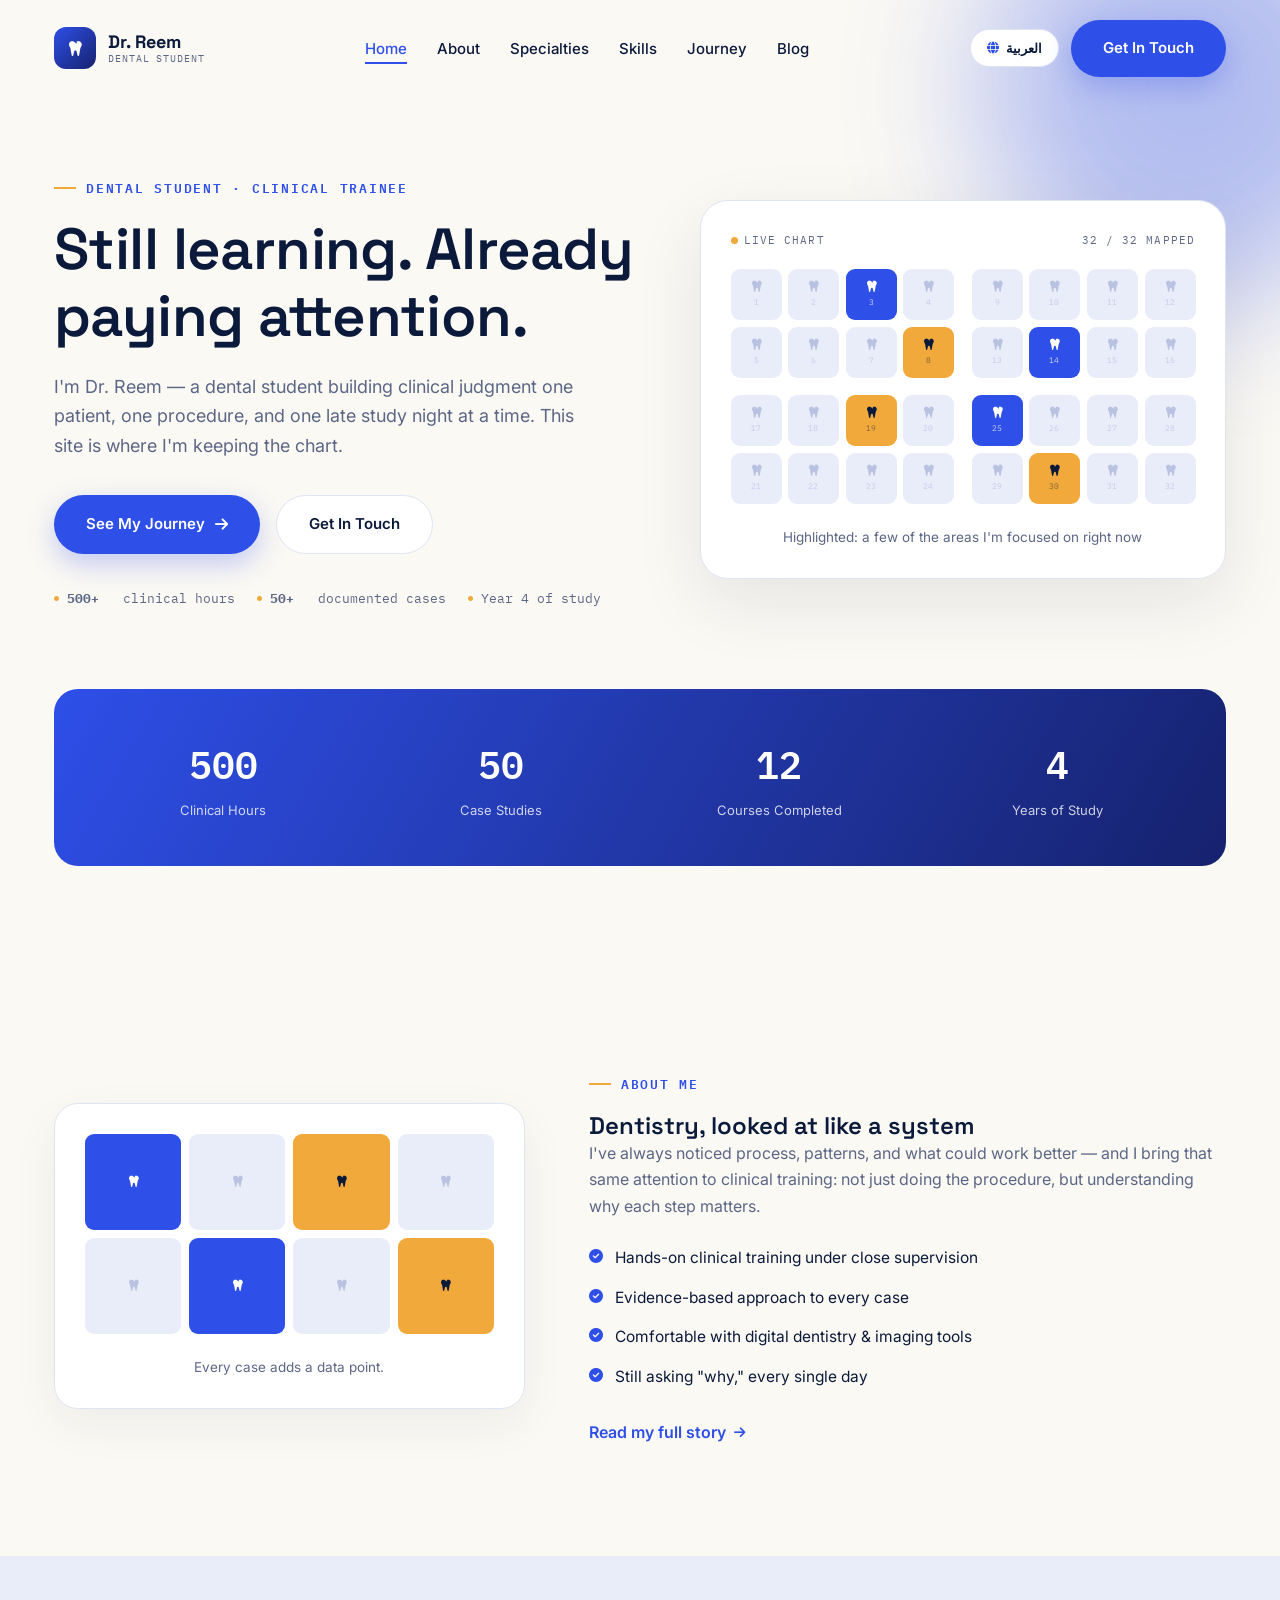
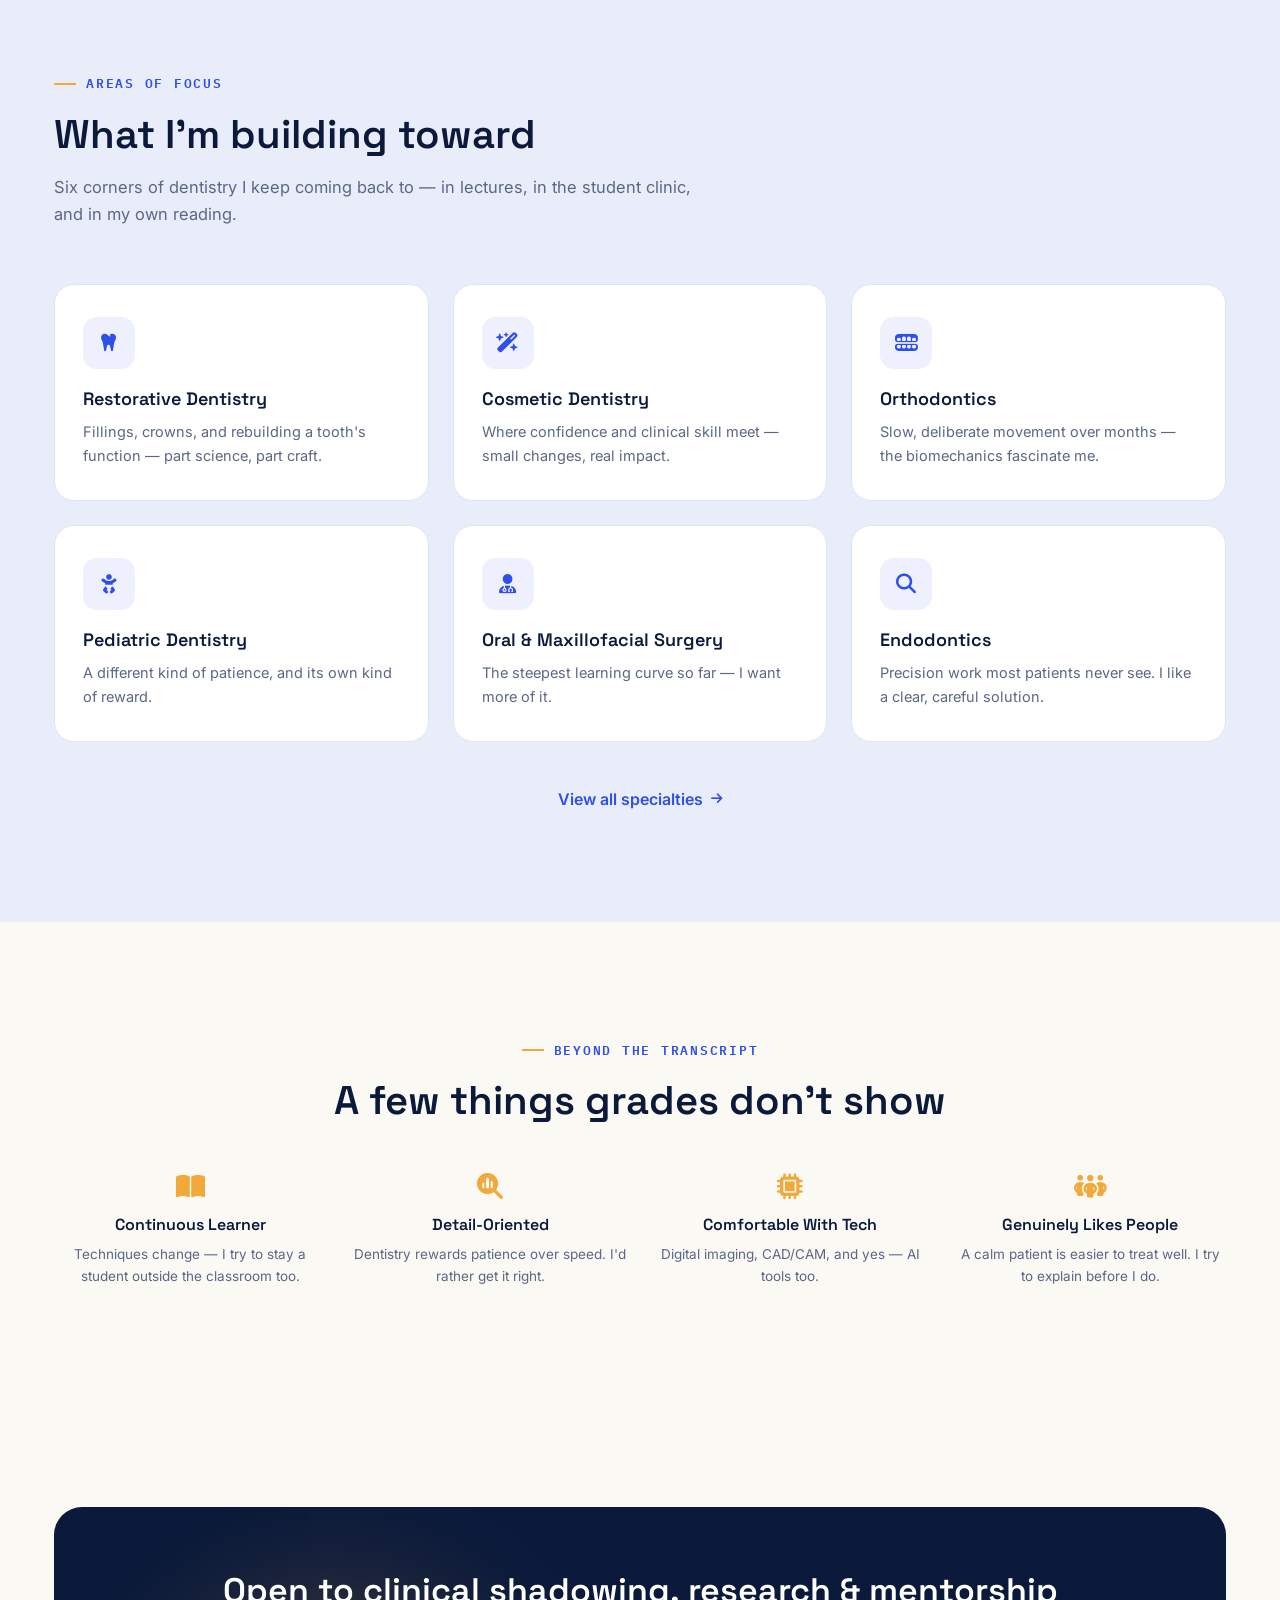
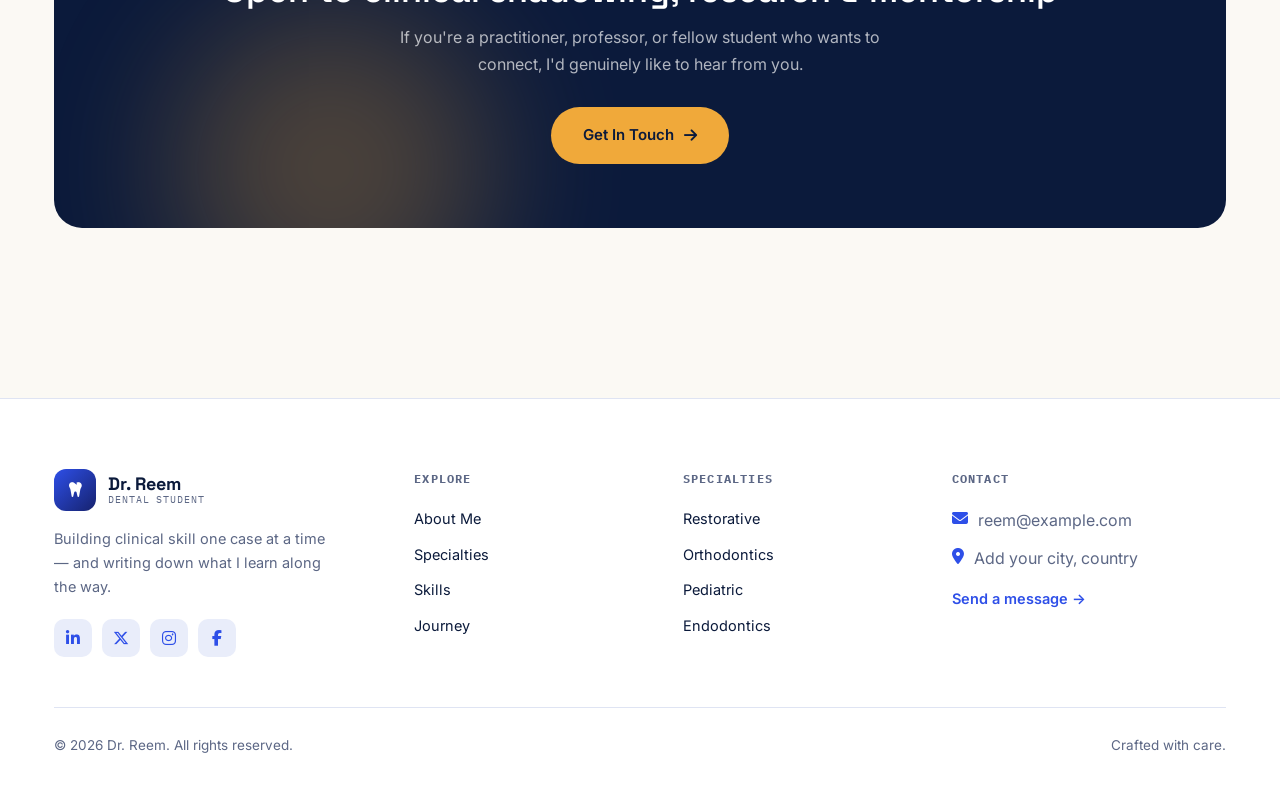
<file: index.html>
<!DOCTYPE html>
<html lang="en" data-title-en="Dr. Reem — Dental Student" data-title-ar="د. ريم - طالبة طب أسنان">
<head>
<meta charset="UTF-8">
<meta name="viewport" content="width=device-width, initial-scale=1.0">
<title>Dr. Reem — Dental Student</title>
<meta name="description" content="Dr. Reem is a dental student building clinical skill, one case at a time. Explore her journey, specialties, and skills.">
<link rel="preconnect" href="https://fonts.googleapis.com">
<link rel="preconnect" href="https://fonts.gstatic.com" crossorigin>
<link href="https://fonts.googleapis.com/css2?family=Space+Grotesk:wght@500;600;700&family=Inter:wght@400;500;600;700&family=IBM+Plex+Mono:wght@500;600&family=Cairo:wght@600;700;800&family=IBM+Plex+Sans+Arabic:wght@400;500;600;700&display=swap" rel="stylesheet">
<link rel="stylesheet" href="https://cdnjs.cloudflare.com/ajax/libs/font-awesome/6.5.1/css/all.min.css">
<style>
  :root{
    --ink:#0B1A3B; --blue:#2E4FE8; --blue-dark:#16226E; --blue-pale:#EEF1FD;
    --enamel:#FBF9F4; --mist:#E9EDFA; --amber:#F0A93A; --amber-dark:#C98613;
    --chart-red:#C1443B; --gray:#5C6785; --border:#DFE4F3; --white:#FFFFFF;
  }
  *,*::before,*::after{box-sizing:border-box;margin:0;padding:0;}
  html{scroll-behavior:smooth;}
  body{font-family:'Inter',sans-serif;color:var(--ink);background:var(--enamel);line-height:1.65;-webkit-font-smoothing:antialiased;overflow-x:hidden;}
  img{max-width:100%;display:block;}
  a{text-decoration:none;color:inherit;}
  ul{list-style:none;}
  button{font-family:inherit;cursor:pointer;}
  h1,h2,h3,h4{font-family:'Space Grotesk',sans-serif;color:var(--ink);line-height:1.15;font-weight:600;}
  .mono{font-family:'IBM Plex Mono',monospace;}
  :focus-visible{outline:2px solid var(--blue);outline-offset:3px;}
  @media(prefers-reduced-motion:reduce){*{animation-duration:.01ms !important;animation-iteration-count:1 !important;transition-duration:.01ms !important;scroll-behavior:auto !important;}}

  /* RTL / Arabic support */
  [dir="rtl"] body{font-family:'IBM Plex Sans Arabic',sans-serif;}
  [dir="rtl"] h1,[dir="rtl"] h2,[dir="rtl"] h3,[dir="rtl"] h4,[dir="rtl"] .logo-text strong{font-family:'Cairo',sans-serif;}
  [dir="rtl"] .fa-arrow-right{transform:scaleX(-1);}

  .container{max-width:1220px;margin:0 auto;padding:0 24px;}
  .section{padding:110px 0;}
  .section-alt{background:var(--mist);}
  .eyebrow{font-family:'IBM Plex Mono',monospace;font-size:12.5px;letter-spacing:.14em;text-transform:uppercase;color:var(--blue);font-weight:600;display:inline-flex;align-items:center;gap:10px;margin-bottom:18px;}
  [dir="rtl"] .eyebrow{letter-spacing:0;}
  .eyebrow::before{content:'';width:22px;height:2px;background:var(--amber);}
  .section-head{max-width:640px;margin-bottom:56px;}
  .section-head h2{font-size:clamp(28px,4vw,40px);margin-bottom:16px;}
  .section-head p{color:var(--gray);font-size:16.5px;}

  .btn{display:inline-flex;align-items:center;gap:10px;padding:16px 32px;border-radius:100px;font-weight:600;font-size:15px;transition:all .3s cubic-bezier(.4,0,.2,1);border:none;}
  .btn-primary{background:var(--blue);color:#fff;box-shadow:0 10px 28px rgba(46,79,232,.28);}
  .btn-primary:hover{background:var(--blue-dark);transform:translateY(-2px);box-shadow:0 14px 34px rgba(46,79,232,.36);}
  .btn-secondary{background:#fff;color:var(--ink);border:1.5px solid var(--border);}
  .btn-secondary:hover{border-color:var(--blue);color:var(--blue);background:var(--blue-pale);}

  /* NAV — always-visible links, no hamburger, wraps cleanly on narrow screens */
  .navbar{position:fixed;top:0;left:0;right:0;z-index:1000;padding:20px 0;transition:all .3s ease;background:rgba(251,249,244,0);}
  .navbar.scrolled{padding:14px 0;background:rgba(251,249,244,.9);backdrop-filter:blur(14px);box-shadow:0 4px 24px rgba(11,26,59,.07);}
  .nav-container{max-width:1220px;margin:0 auto;padding:0 24px;display:flex;align-items:center;justify-content:space-between;flex-wrap:wrap;row-gap:14px;}
  .logo{display:flex;align-items:center;gap:12px;}
  .logo-mark{width:42px;height:42px;border-radius:12px;background:linear-gradient(135deg,var(--blue),var(--blue-dark));display:flex;align-items:center;justify-content:center;color:#fff;font-size:17px;flex-shrink:0;}
  .logo-text{display:flex;flex-direction:column;line-height:1.15;}
  .logo-text strong{font-family:'Space Grotesk';font-size:18px;font-weight:700;}
  .logo-text small{font-family:'IBM Plex Mono';font-size:10px;letter-spacing:.09em;color:var(--gray);text-transform:uppercase;}
  [dir="rtl"] .logo-text small{letter-spacing:0;}
  .nav-links{display:flex;flex-wrap:wrap;gap:30px;order:3;width:100%;justify-content:center;padding-top:14px;border-top:1px solid var(--border);}
  .nav-links a{font-size:15px;font-weight:500;position:relative;padding:6px 0;}
  .nav-links a::after{content:'';position:absolute;bottom:0;left:0;width:0;height:2px;background:var(--blue);transition:width .3s;}
  .nav-links a:hover::after,.nav-links a.active::after{width:100%;}
  .nav-links a.active{color:var(--blue);}
  .nav-actions{display:flex;align-items:center;gap:12px;}
  .lang-toggle{display:inline-flex;align-items:center;gap:7px;padding:10px 16px;border-radius:100px;border:1.5px solid var(--border);background:#fff;font-size:13px;font-weight:600;color:var(--ink);white-space:nowrap;transition:all .25s;}
  .lang-toggle:hover{border-color:var(--blue);color:var(--blue);}
  .lang-toggle i{font-size:12px;color:var(--blue);}
  @media(min-width:961px){.nav-links{width:auto;order:0;border-top:none;padding-top:0;justify-content:flex-start;}}
  @media(max-width:960px){.hero{padding-top:210px;}.page-header{padding-top:190px;}}
  @media(max-width:520px){
    .logo-mark{width:36px;height:36px;font-size:15px;}
    .logo-text strong{font-size:16px;}
    .logo-text small{font-size:9px;}
    .nav-actions{gap:8px;}
    .lang-toggle{padding:8px 12px;font-size:11.5px;}
    .btn-primary.nav-cta-desktop{padding:10px 16px;font-size:12.5px;}
    .nav-links{gap:8px 16px;font-size:13px;}
    .nav-links a{font-size:13px;}
  }

  /* HERO */
  .hero{padding:170px 0 90px;position:relative;}
  .hero-grid{display:grid;grid-template-columns:1.05fr .95fr;gap:64px;align-items:center;}
  .hero h1{font-size:clamp(34px,5.2vw,58px);letter-spacing:-.01em;margin-bottom:22px;}
  [dir="rtl"] .hero h1{letter-spacing:0;}
  .hero p.lead{font-size:18px;color:var(--gray);max-width:520px;margin-bottom:34px;}
  .hero-ctas{display:flex;gap:16px;flex-wrap:wrap;margin-bottom:34px;}
  .hero-microstats{display:flex;gap:22px;flex-wrap:wrap;font-family:'IBM Plex Mono';font-size:13px;color:var(--gray);}
  .hero-microstats span{display:flex;align-items:center;gap:8px;}
  .hero-microstats i{color:var(--amber);font-size:5px;}

  .tooth-chart-wrap{background:#fff;border-radius:28px;padding:30px;box-shadow:0 24px 70px rgba(11,26,59,.09);border:1px solid var(--border);position:relative;}
  .tooth-chart-label{display:flex;align-items:center;justify-content:space-between;margin-bottom:20px;}
  .tooth-chart-label .mono{font-size:11px;letter-spacing:.1em;color:var(--gray);text-transform:uppercase;}
  [dir="rtl"] .tooth-chart-label .mono{letter-spacing:0;}
  .tooth-chart-label .dot-live{width:7px;height:7px;border-radius:50%;background:var(--amber);display:inline-block;margin-right:6px;animation:pulse-dot 2s infinite;}
  .tooth-chart-grid{display:grid;grid-template-columns:1fr 1fr;grid-template-rows:1fr 1fr;gap:18px;}
  .quadrant{display:grid;grid-template-columns:repeat(4,1fr);gap:7px;}
  .tooth-cell{aspect-ratio:1;border-radius:9px;background:var(--mist);display:flex;flex-direction:column;align-items:center;justify-content:center;gap:3px;color:#B9C2E0;font-size:13px;opacity:0;transform:scale(.7);animation:tooth-in .5s cubic-bezier(.4,0,.2,1) forwards;}
  .tooth-cell .n{font-family:'IBM Plex Mono';font-size:8px;opacity:.75;}
  .tooth-cell.active{color:#fff;}
  .tooth-cell.active.c-blue{background:var(--blue);}
  .tooth-cell.active.c-amber{background:var(--amber);color:var(--ink);}
  .tooth-cell.active.c-amber .n{color:rgba(11,26,59,.65);}
  @keyframes tooth-in{to{opacity:1;transform:scale(1);}}
  @keyframes pulse-dot{0%,100%{opacity:1;}50%{opacity:.35;}}
  .chart-caption{margin-top:22px;font-size:13.5px;color:var(--gray);text-align:center;}
  @media(max-width:640px){.tooth-chart-grid{grid-template-columns:1fr;grid-template-rows:none;gap:12px;}}

  .blob{position:absolute;border-radius:50%;filter:blur(70px);z-index:-1;opacity:.35;}
  .blob-a{width:420px;height:420px;background:var(--blue);top:-120px;right:-120px;}
  .blob-b{width:320px;height:320px;background:var(--amber);bottom:-100px;left:10%;opacity:.25;}

  .stat-strip{background:linear-gradient(120deg,var(--blue),var(--blue-dark));border-radius:24px;padding:44px 40px;display:grid;grid-template-columns:repeat(4,1fr);gap:20px;margin-top:80px;}
  .stat-item{text-align:center;color:#fff;}
  .stat-num{font-family:'IBM Plex Mono';font-size:clamp(26px,3.4vw,38px);font-weight:600;display:block;}
  .stat-label{font-size:13px;color:rgba(255,255,255,.78);margin-top:6px;}
  @media(max-width:768px){.stat-strip{grid-template-columns:repeat(2,1fr);}}

  .reveal{opacity:0;transform:translateY(26px);transition:opacity .7s cubic-bezier(.4,0,.2,1),transform .7s cubic-bezier(.4,0,.2,1);}
  .reveal.visible{opacity:1;transform:translateY(0);}

  .about-teaser{display:grid;grid-template-columns:.85fr 1.15fr;gap:64px;align-items:center;}
  .about-visual{background:#fff;border:1px solid var(--border);border-radius:24px;padding:30px;box-shadow:0 16px 46px rgba(11,26,59,.06);}
  .about-visual-row{display:grid;grid-template-columns:repeat(4,1fr);gap:8px;margin-bottom:8px;}
  .checklist{display:grid;gap:14px;margin:26px 0 30px;}
  .checklist li{display:flex;align-items:flex-start;gap:12px;font-size:15.5px;}
  .checklist i{color:var(--blue);margin-top:4px;font-size:14px;}
  .text-link{color:var(--blue);font-weight:600;display:inline-flex;align-items:center;gap:8px;}
  .text-link i{font-size:13px;transition:transform .25s;}
  .text-link:hover i{transform:translateX(4px);}
  [dir="rtl"] .text-link:hover i{transform:scaleX(-1);}

  .card-grid{display:grid;grid-template-columns:repeat(3,1fr);gap:24px;}
  .s-card{background:#fff;border:1px solid var(--border);border-radius:20px;padding:32px 28px;transition:all .35s cubic-bezier(.4,0,.2,1);}
  .s-card:hover{transform:translateY(-6px);box-shadow:0 18px 44px rgba(11,26,59,.09);border-color:transparent;}
  .s-card .icon{width:52px;height:52px;border-radius:14px;background:var(--blue-pale);color:var(--blue);display:flex;align-items:center;justify-content:center;font-size:20px;margin-bottom:20px;}
  .s-card h3{font-size:18px;margin-bottom:10px;}
  .s-card p{color:var(--gray);font-size:14.5px;}
  @media(max-width:900px){.card-grid{grid-template-columns:repeat(2,1fr);}}
  @media(max-width:600px){.card-grid{grid-template-columns:1fr;}}

  .center-link{text-align:center;margin-top:44px;}

  .features-row{display:grid;grid-template-columns:repeat(4,1fr);gap:28px;text-align:center;}
  .feature-item i{font-size:26px;color:var(--amber);margin-bottom:16px;}
  .feature-item h4{font-size:16px;margin-bottom:8px;}
  .feature-item p{font-size:13.5px;color:var(--gray);}
  @media(max-width:800px){.features-row{grid-template-columns:repeat(2,1fr);}}

  .cta-banner{background:var(--ink);border-radius:28px;padding:64px 48px;text-align:center;position:relative;overflow:hidden;}
  .cta-banner h2{color:#fff;font-size:clamp(24px,3.4vw,34px);margin-bottom:14px;}
  .cta-banner p{color:rgba(255,255,255,.68);max-width:520px;margin:0 auto 30px;}
  .cta-banner .blob{opacity:.28;}

  footer{background:#fff;border-top:1px solid var(--border);padding:70px 0 30px;margin-top:60px;}
  .footer-grid{display:grid;grid-template-columns:1.4fr 1fr 1fr 1.2fr;gap:40px;margin-bottom:50px;}
  .footer-about p{color:var(--gray);font-size:14.5px;margin:16px 0 20px;max-width:280px;}
  .social-row{display:flex;gap:10px;}
  .social-row a{width:38px;height:38px;border-radius:10px;background:var(--mist);display:flex;align-items:center;justify-content:center;color:var(--blue);transition:all .25s;}
  .social-row a:hover{background:var(--blue);color:#fff;}
  .footer-col h5{font-family:'IBM Plex Mono';font-size:12px;letter-spacing:.1em;text-transform:uppercase;color:var(--gray);margin-bottom:18px;}
  [dir="rtl"] .footer-col h5{letter-spacing:0;}
  .footer-col a,.footer-col li{display:block;font-size:14.5px;color:var(--ink);margin-bottom:12px;}
  .footer-col a:hover{color:var(--blue);}
  .footer-col .contact-line{display:flex;gap:10px;color:var(--gray);}
  .footer-col .contact-line i{color:var(--blue);margin-top:3px;}
  .footer-bottom{border-top:1px solid var(--border);padding-top:26px;display:flex;justify-content:space-between;flex-wrap:wrap;gap:10px;font-size:13.5px;color:var(--gray);}
  @media(max-width:900px){.footer-grid{grid-template-columns:1fr 1fr;}}
  @media(max-width:640px){.footer-grid{grid-template-columns:1fr;}.hero-grid,.about-teaser{grid-template-columns:1fr;}}
</style>
</head>
<body>

<nav class="navbar" id="navbar">
  <div class="nav-container">
    <a href="index.html" class="logo">
      <span class="logo-mark"><i class="fa-solid fa-tooth"></i></span>
      <span class="logo-text"><strong>Dr. Reem</strong><small data-en="Dental Student" data-ar="طالبة طب أسنان">Dental Student</small></span>
    </a>
    <ul class="nav-links">
      <li><a href="index.html" class="active" data-en="Home" data-ar="الرئيسية">Home</a></li>
      <li><a href="about.html" data-en="About" data-ar="عني">About</a></li>
      <li><a href="specialties.html" data-en="Specialties" data-ar="التخصصات">Specialties</a></li>
      <li><a href="skills.html" data-en="Skills" data-ar="المهارات">Skills</a></li>
      <li><a href="journey.html" data-en="Journey" data-ar="مسيرتي">Journey</a></li>
      <li><a href="blog.html" data-en="Blog" data-ar="المدونة">Blog</a></li>
    </ul>
    <div class="nav-actions">
      <button class="lang-toggle" id="langToggle" aria-label="Switch language"><i class="fa-solid fa-globe"></i><span id="langLabel">العربية</span></button>
      <a href="contact.html" class="btn btn-primary nav-cta-desktop" data-en="Get In Touch" data-ar="تواصل معي">Get In Touch</a>
    </div>
  </div>
</nav>

<section class="hero">
  <div class="blob blob-a"></div>
  <div class="container">
    <div class="hero-grid">
      <div>
        <div class="eyebrow"><span data-en="Dental Student · Clinical Trainee" data-ar="طالبة طب أسنان · متدربة سريرية">Dental Student · Clinical Trainee</span></div>
        <h1 data-en="Still learning. Already paying attention." data-ar="لا زلت أتعلّم. لكنني منتبهة تمامًا.">Still learning. Already paying attention.</h1>
        <p class="lead" data-en="I'm Dr. Reem — a dental student building clinical judgment one patient, one procedure, and one late study night at a time. This site is where I'm keeping the chart." data-ar="أنا د. ريم، طالبة طب أسنان أبني خبرتي السريرية مريضًا تلو الآخر، وإجراءً بعد إجراء، وسهرة مذاكرة تلو الأخرى. هذا الموقع هو سجلّي لكل ذلك.">I'm Dr. Reem — a dental student building clinical judgment one patient, one procedure, and one late study night at a time. This site is where I'm keeping the chart.</p>
        <div class="hero-ctas">
          <a href="journey.html" class="btn btn-primary"><span data-en="See My Journey" data-ar="مشاهدة مسيرتي">See My Journey</span> <i class="fa-solid fa-arrow-right"></i></a>
          <a href="contact.html" class="btn btn-secondary" data-en="Get In Touch" data-ar="تواصل معي">Get In Touch</a>
        </div>
        <div class="hero-microstats">
          <span><i class="fa-solid fa-circle"></i><b>500+</b>&nbsp;<span data-en="clinical hours" data-ar="ساعة سريرية">clinical hours</span></span>
          <span><i class="fa-solid fa-circle"></i><b>50+</b>&nbsp;<span data-en="documented cases" data-ar="حالة موثقة">documented cases</span></span>
          <span><i class="fa-solid fa-circle"></i><span data-en="Year 4 of study" data-ar="السنة 4 من الدراسة">Year 4 of study</span></span>
        </div>
      </div>
      <div class="tooth-chart-wrap">
        <div class="tooth-chart-label">
          <span class="mono"><span class="dot-live"></span><span data-en="Live chart" data-ar="مخطط حي">Live chart</span></span>
          <span class="mono"><span data-en="32 / 32 mapped" data-ar="32 / 32 مرسومة">32 / 32 mapped</span></span>
        </div>
        <div class="tooth-chart-grid" id="toothChart">
          <div class="quadrant" id="q1"></div>
          <div class="quadrant" id="q2"></div>
          <div class="quadrant" id="q3"></div>
          <div class="quadrant" id="q4"></div>
        </div>
        <p class="chart-caption" data-en="Highlighted: a few of the areas I'm focused on right now" data-ar="المظللة: بعض المجالات التي أركّز عليها حاليًا">Highlighted: a few of the areas I'm focused on right now</p>
      </div>
    </div>

    <!-- Update these figures with your real numbers -->
    <div class="stat-strip reveal">
      <div class="stat-item"><span class="stat-num" data-target="500">0</span><span class="stat-label" data-en="Clinical Hours" data-ar="ساعات سريرية">Clinical Hours</span></div>
      <div class="stat-item"><span class="stat-num" data-target="50">0</span><span class="stat-label" data-en="Case Studies" data-ar="دراسات حالة">Case Studies</span></div>
      <div class="stat-item"><span class="stat-num" data-target="12">0</span><span class="stat-label" data-en="Courses Completed" data-ar="مقررات مكتملة">Courses Completed</span></div>
      <div class="stat-item"><span class="stat-num" data-target="4">0</span><span class="stat-label" data-en="Years of Study" data-ar="سنوات الدراسة">Years of Study</span></div>
    </div>
  </div>
</section>

<section class="section">
  <div class="container">
    <div class="about-teaser">
      <div class="about-visual reveal">
        <div class="about-visual-row">
          <div class="tooth-cell active c-blue" style="opacity:1;transform:none;"><i class="fa-solid fa-tooth"></i></div>
          <div class="tooth-cell" style="opacity:1;transform:none;"><i class="fa-solid fa-tooth"></i></div>
          <div class="tooth-cell active c-amber" style="opacity:1;transform:none;"><i class="fa-solid fa-tooth"></i></div>
          <div class="tooth-cell" style="opacity:1;transform:none;"><i class="fa-solid fa-tooth"></i></div>
        </div>
        <div class="about-visual-row">
          <div class="tooth-cell" style="opacity:1;transform:none;"><i class="fa-solid fa-tooth"></i></div>
          <div class="tooth-cell active c-blue" style="opacity:1;transform:none;"><i class="fa-solid fa-tooth"></i></div>
          <div class="tooth-cell" style="opacity:1;transform:none;"><i class="fa-solid fa-tooth"></i></div>
          <div class="tooth-cell active c-amber" style="opacity:1;transform:none;"><i class="fa-solid fa-tooth"></i></div>
        </div>
        <p class="chart-caption" data-en="Every case adds a data point." data-ar="كل حالة تضيف نقطة جديدة إلى السجل.">Every case adds a data point.</p>
      </div>
      <div class="reveal">
        <div class="eyebrow"><span data-en="About Me" data-ar="عني">About Me</span></div>
        <h2 data-en="Dentistry, looked at like a system" data-ar="طب الأسنان، كمنظومة متكاملة">Dentistry, looked at like a system</h2>
        <p style="color:var(--gray);font-size:16px;" data-en="I've always noticed process, patterns, and what could work better — and I bring that same attention to clinical training: not just doing the procedure, but understanding why each step matters." data-ar="دائمًا ما ألاحظ التفاصيل والأنماط وما يمكن تحسينه، وأحمل هذا الانتباه نفسه إلى تدريبي السريري: فلا أكتفي بتنفيذ الإجراء، بل أسعى لفهم سبب أهمية كل خطوة فيه.">I've always noticed process, patterns, and what could work better — and I bring that same attention to clinical training: not just doing the procedure, but understanding why each step matters.</p>
        <ul class="checklist">
          <li><i class="fa-solid fa-circle-check"></i><span data-en="Hands-on clinical training under close supervision" data-ar="تدريب سريري عملي تحت إشراف دقيق">Hands-on clinical training under close supervision</span></li>
          <li><i class="fa-solid fa-circle-check"></i><span data-en="Evidence-based approach to every case" data-ar="نهج قائم على الأدلة العلمية في كل حالة">Evidence-based approach to every case</span></li>
          <li><i class="fa-solid fa-circle-check"></i><span data-en="Comfortable with digital dentistry & imaging tools" data-ar="مرتاحة مع أدوات طب الأسنان الرقمي والتصوير">Comfortable with digital dentistry & imaging tools</span></li>
          <li><i class="fa-solid fa-circle-check"></i><span data-en='Still asking "why," every single day' data-ar="لا زلت أسأل: «لماذا؟» كل يوم">Still asking "why," every single day</span></li>
        </ul>
        <a href="about.html" class="text-link"><span data-en="Read my full story" data-ar="قراءة قصتي كاملة">Read my full story</span> <i class="fa-solid fa-arrow-right"></i></a>
      </div>
    </div>
  </div>
</section>

<section class="section section-alt">
  <div class="container">
    <div class="section-head reveal">
      <div class="eyebrow"><span data-en="Areas of Focus" data-ar="مجالات التركيز">Areas of Focus</span></div>
      <h2 data-en="What I'm building toward" data-ar="ما أسعى للوصول إليه">What I'm building toward</h2>
      <p data-en="Six corners of dentistry I keep coming back to — in lectures, in the student clinic, and in my own reading." data-ar="ستة محاور في طب الأسنان أعود إليها دومًا - في المحاضرات، وفي عيادة الطلاب، وفي قراءاتي الخاصة.">Six corners of dentistry I keep coming back to — in lectures, in the student clinic, and in my own reading.</p>
    </div>
    <div class="card-grid">
      <div class="s-card reveal"><div class="icon"><i class="fa-solid fa-tooth"></i></div><h3 data-en="Restorative Dentistry" data-ar="طب الأسنان الترميمي">Restorative Dentistry</h3><p data-en="Fillings, crowns, and rebuilding a tooth's function — part science, part craft." data-ar="الحشوات والتيجان وكل ما يتعلق بإعادة بناء وظيفة السن - جزء من العلم، وجزء من الحرفية.">Fillings, crowns, and rebuilding a tooth's function — part science, part craft.</p></div>
      <div class="s-card reveal"><div class="icon"><i class="fa-solid fa-wand-magic-sparkles"></i></div><h3 data-en="Cosmetic Dentistry" data-ar="طب الأسنان التجميلي">Cosmetic Dentistry</h3><p data-en="Where confidence and clinical skill meet — small changes, real impact." data-ar="حيث تلتقي الثقة بالمهارة السريرية - تغييرات بسيطة، وأثر حقيقي.">Where confidence and clinical skill meet — small changes, real impact.</p></div>
      <div class="s-card reveal"><div class="icon"><i class="fa-solid fa-teeth-open"></i></div><h3 data-en="Orthodontics" data-ar="تقويم الأسنان">Orthodontics</h3><p data-en="Slow, deliberate movement over months — the biomechanics fascinate me." data-ar="حركة بطيئة ومدروسة على مدى أشهر - وميكانيكا حيوية تسحرني.">Slow, deliberate movement over months — the biomechanics fascinate me.</p></div>
      <div class="s-card reveal"><div class="icon"><i class="fa-solid fa-baby"></i></div><h3 data-en="Pediatric Dentistry" data-ar="طب أسنان الأطفال">Pediatric Dentistry</h3><p data-en="A different kind of patience, and its own kind of reward." data-ar="نوع مختلف من الصبر، ونوع خاص به من المكافأة.">A different kind of patience, and its own kind of reward.</p></div>
      <div class="s-card reveal"><div class="icon"><i class="fa-solid fa-user-doctor"></i></div><h3 data-en="Oral & Maxillofacial Surgery" data-ar="جراحة الفم والوجه والفكين">Oral & Maxillofacial Surgery</h3><p data-en="The steepest learning curve so far — I want more of it." data-ar="الأصعب في منحنى التعلّم حتى الآن - وأريد المزيد منه.">The steepest learning curve so far — I want more of it.</p></div>
      <div class="s-card reveal"><div class="icon"><i class="fa-solid fa-magnifying-glass"></i></div><h3 data-en="Endodontics" data-ar="علاج جذور الأسنان">Endodontics</h3><p data-en="Precision work most patients never see. I like a clear, careful solution." data-ar="عمل دقيق لا يراه معظم المرضى. أحب الحلول الواضحة والمدروسة.">Precision work most patients never see. I like a clear, careful solution.</p></div>
    </div>
    <div class="center-link reveal"><a href="specialties.html" class="text-link"><span data-en="View all specialties" data-ar="عرض كل التخصصات">View all specialties</span> <i class="fa-solid fa-arrow-right"></i></a></div>
  </div>
</section>

<section class="section">
  <div class="container">
    <div class="section-head reveal" style="margin:0 auto 50px;text-align:center;">
      <div class="eyebrow" style="justify-content:center;"><span data-en="Beyond the Transcript" data-ar="أبعد من كشف الدرجات">Beyond the Transcript</span></div>
      <h2 data-en="A few things grades don't show" data-ar="أشياء لا تُظهرها الدرجات">A few things grades don't show</h2>
    </div>
    <div class="features-row">
      <div class="feature-item reveal"><i class="fa-solid fa-book-open"></i><h4 data-en="Continuous Learner" data-ar="متعلّمة مستمرة">Continuous Learner</h4><p data-en="Techniques change — I try to stay a student outside the classroom too." data-ar="الأساليب تتغيّر - وأحاول أن أبقى طالبة حتى خارج قاعة الدرس.">Techniques change — I try to stay a student outside the classroom too.</p></div>
      <div class="feature-item reveal"><i class="fa-solid fa-magnifying-glass-chart"></i><h4 data-en="Detail-Oriented" data-ar="دقيقة في التفاصيل">Detail-Oriented</h4><p data-en="Dentistry rewards patience over speed. I'd rather get it right." data-ar="طب الأسنان يكافئ الصبر أكثر من السرعة. أفضّل أن أنجزه بشكل صحيح.">Dentistry rewards patience over speed. I'd rather get it right.</p></div>
      <div class="feature-item reveal"><i class="fa-solid fa-microchip"></i><h4 data-en="Comfortable With Tech" data-ar="مرتاحة مع التقنية">Comfortable With Tech</h4><p data-en="Digital imaging, CAD/CAM, and yes — AI tools too." data-ar="التصوير الرقمي، وتقنيات CAD/CAM، ونعم - أدوات الذكاء الاصطناعي أيضًا.">Digital imaging, CAD/CAM, and yes — AI tools too.</p></div>
      <div class="feature-item reveal"><i class="fa-solid fa-people-group"></i><h4 data-en="Genuinely Likes People" data-ar="أحب التعامل مع الناس فعلًا">Genuinely Likes People</h4><p data-en="A calm patient is easier to treat well. I try to explain before I do." data-ar="المريض الهادئ أسهل في العلاج الجيد. أحاول أن أشرح قبل أن أنفّذ.">A calm patient is easier to treat well. I try to explain before I do.</p></div>
    </div>
  </div>
</section>

<section class="section">
  <div class="container">
    <div class="cta-banner reveal">
      <div class="blob blob-b"></div>
      <h2 data-en="Open to clinical shadowing, research & mentorship" data-ar="منفتحة على الملازمة السريرية والبحث والتوجيه">Open to clinical shadowing, research & mentorship</h2>
      <p data-en="If you're a practitioner, professor, or fellow student who wants to connect, I'd genuinely like to hear from you." data-ar="إن كنت طبيبًا ممارسًا أو أستاذًا أو زميل دراسة وتريد التواصل، يسعدني حقًا أن أسمع منك.">If you're a practitioner, professor, or fellow student who wants to connect, I'd genuinely like to hear from you.</p>
      <a href="contact.html" class="btn" style="background:var(--amber);color:var(--ink);"><span data-en="Get In Touch" data-ar="تواصل معي">Get In Touch</span> <i class="fa-solid fa-arrow-right"></i></a>
    </div>
  </div>
</section>

<footer>
  <div class="container">
    <div class="footer-grid">
      <div class="footer-about">
        <a href="index.html" class="logo">
          <span class="logo-mark"><i class="fa-solid fa-tooth"></i></span>
          <span class="logo-text"><strong>Dr. Reem</strong><small data-en="Dental Student" data-ar="طالبة طب أسنان">Dental Student</small></span>
        </a>
        <p data-en="Building clinical skill one case at a time — and writing down what I learn along the way." data-ar="أبني مهاراتي السريرية حالة تلو الأخرى، وأدوّن كل ما أتعلمه في الطريق.">Building clinical skill one case at a time — and writing down what I learn along the way.</p>
        <div class="social-row">
          <a href="#" aria-label="LinkedIn"><i class="fa-brands fa-linkedin-in"></i></a>
          <a href="#" aria-label="X"><i class="fa-brands fa-x-twitter"></i></a>
          <a href="#" aria-label="Instagram"><i class="fa-brands fa-instagram"></i></a>
          <a href="#" aria-label="Facebook"><i class="fa-brands fa-facebook-f"></i></a>
        </div>
      </div>
      <div class="footer-col">
        <h5 data-en="Explore" data-ar="استكشاف">Explore</h5>
        <a href="about.html" data-en="About Me" data-ar="عني">About Me</a>
        <a href="specialties.html" data-en="Specialties" data-ar="التخصصات">Specialties</a>
        <a href="skills.html" data-en="Skills" data-ar="المهارات">Skills</a>
        <a href="journey.html" data-en="Journey" data-ar="مسيرتي">Journey</a>
      </div>
      <div class="footer-col">
        <h5 data-en="Specialties" data-ar="التخصصات">Specialties</h5>
        <a href="specialties.html" data-en="Restorative" data-ar="الترميمي">Restorative</a>
        <a href="specialties.html" data-en="Orthodontics" data-ar="التقويم">Orthodontics</a>
        <a href="specialties.html" data-en="Pediatric" data-ar="طب الأطفال">Pediatric</a>
        <a href="specialties.html" data-en="Endodontics" data-ar="علاج الجذور">Endodontics</a>
      </div>
      <div class="footer-col">
        <h5 data-en="Contact" data-ar="التواصل">Contact</h5>
        <div class="contact-line"><i class="fa-solid fa-envelope"></i><span>reem@example.com</span></div>
        <div class="contact-line" style="margin-top:12px;"><i class="fa-solid fa-location-dot"></i><span data-en="Add your city, country" data-ar="أضيفي مدينتك ودولتك">Add your city, country</span></div>
        <a href="contact.html" style="margin-top:16px;color:var(--blue);font-weight:600;"><span data-en="Send a message" data-ar="إرسال رسالة">Send a message</span> →</a>
      </div>
    </div>
    <div class="footer-bottom">
      <span data-en="© 2026 Dr. Reem. All rights reserved." data-ar="© 2026 د. ريم. جميع الحقوق محفوظة.">© 2026 Dr. Reem. All rights reserved.</span>
      <span data-en="Crafted with care." data-ar="صُمم بعناية.">Crafted with care.</span>
    </div>
  </div>
</footer>

<script>
  (function(){
    const quadrants = document.querySelectorAll('#toothChart .quadrant');
    if(!quadrants.length) return;
    const activeMap = {3:'c-blue',8:'c-amber',14:'c-blue',19:'c-amber',25:'c-blue',30:'c-amber'};
    let n = 1;
    quadrants.forEach(q=>{
      for(let i=0;i<8;i++){
        const cell = document.createElement('div');
        cell.className = 'tooth-cell';
        cell.style.animationDelay = (n*22)+'ms';
        if(activeMap[n]){ cell.classList.add('active', activeMap[n]); }
        cell.innerHTML = '<i class="fa-solid fa-tooth"></i><span class="n">'+n+'</span>';
        q.appendChild(cell);
        n++;
      }
    });
  })();

  const navbar = document.getElementById('navbar');
  window.addEventListener('scroll', ()=> navbar.classList.toggle('scrolled', window.scrollY > 30));

  const io = new IntersectionObserver((entries)=>{
    entries.forEach(e=>{ if(e.isIntersecting){ e.target.classList.add('visible'); io.unobserve(e.target); } });
  },{threshold:.15});
  document.querySelectorAll('.reveal').forEach(el=>io.observe(el));

  function animateCounter(el){
    const target = +el.dataset.target;
    const start = performance.now();
    const dur = 1200;
    function tick(now){
      const p = Math.min((now-start)/dur,1);
      el.textContent = Math.floor(p*target);
      if(p<1) requestAnimationFrame(tick); else el.textContent = target;
    }
    requestAnimationFrame(tick);
  }
  const statIo = new IntersectionObserver((entries)=>{
    entries.forEach(e=>{
      if(e.isIntersecting){
        e.target.querySelectorAll('.stat-num').forEach(animateCounter);
        statIo.unobserve(e.target);
      }
    });
  },{threshold:.3});
  document.querySelectorAll('.stat-strip').forEach(el=>statIo.observe(el));

  /* Language toggle: switches every [data-en]/[data-ar] pair, flips dir, remembers choice */
  (function(){
    const root = document.documentElement;
    function applyLanguage(lang){
      root.lang = lang;
      root.dir = lang === 'ar' ? 'rtl' : 'ltr';
      document.querySelectorAll('[data-en]').forEach(el=>{
        const val = lang === 'ar' ? el.getAttribute('data-ar') : el.getAttribute('data-en');
        if(val !== null) el.textContent = val;
      });
      const label = document.getElementById('langLabel');
      if(label) label.textContent = lang === 'ar' ? 'English' : 'العربية';
      const t = root.getAttribute(lang==='ar' ? 'data-title-ar' : 'data-title-en');
      if(t) document.title = t;
      try{ localStorage.setItem('siteLang', lang); }catch(e){}
    }
    let saved = null;
    try{ saved = localStorage.getItem('siteLang'); }catch(e){}
    const browserAr = navigator.language && navigator.language.toLowerCase().indexOf('ar') === 0;
    applyLanguage(saved || (browserAr ? 'ar' : 'en'));
    const toggle = document.getElementById('langToggle');
    if(toggle) toggle.addEventListener('click', function(){
      applyLanguage(root.lang === 'ar' ? 'en' : 'ar');
    });
  })();
</script>
</body>
</html>
</file>
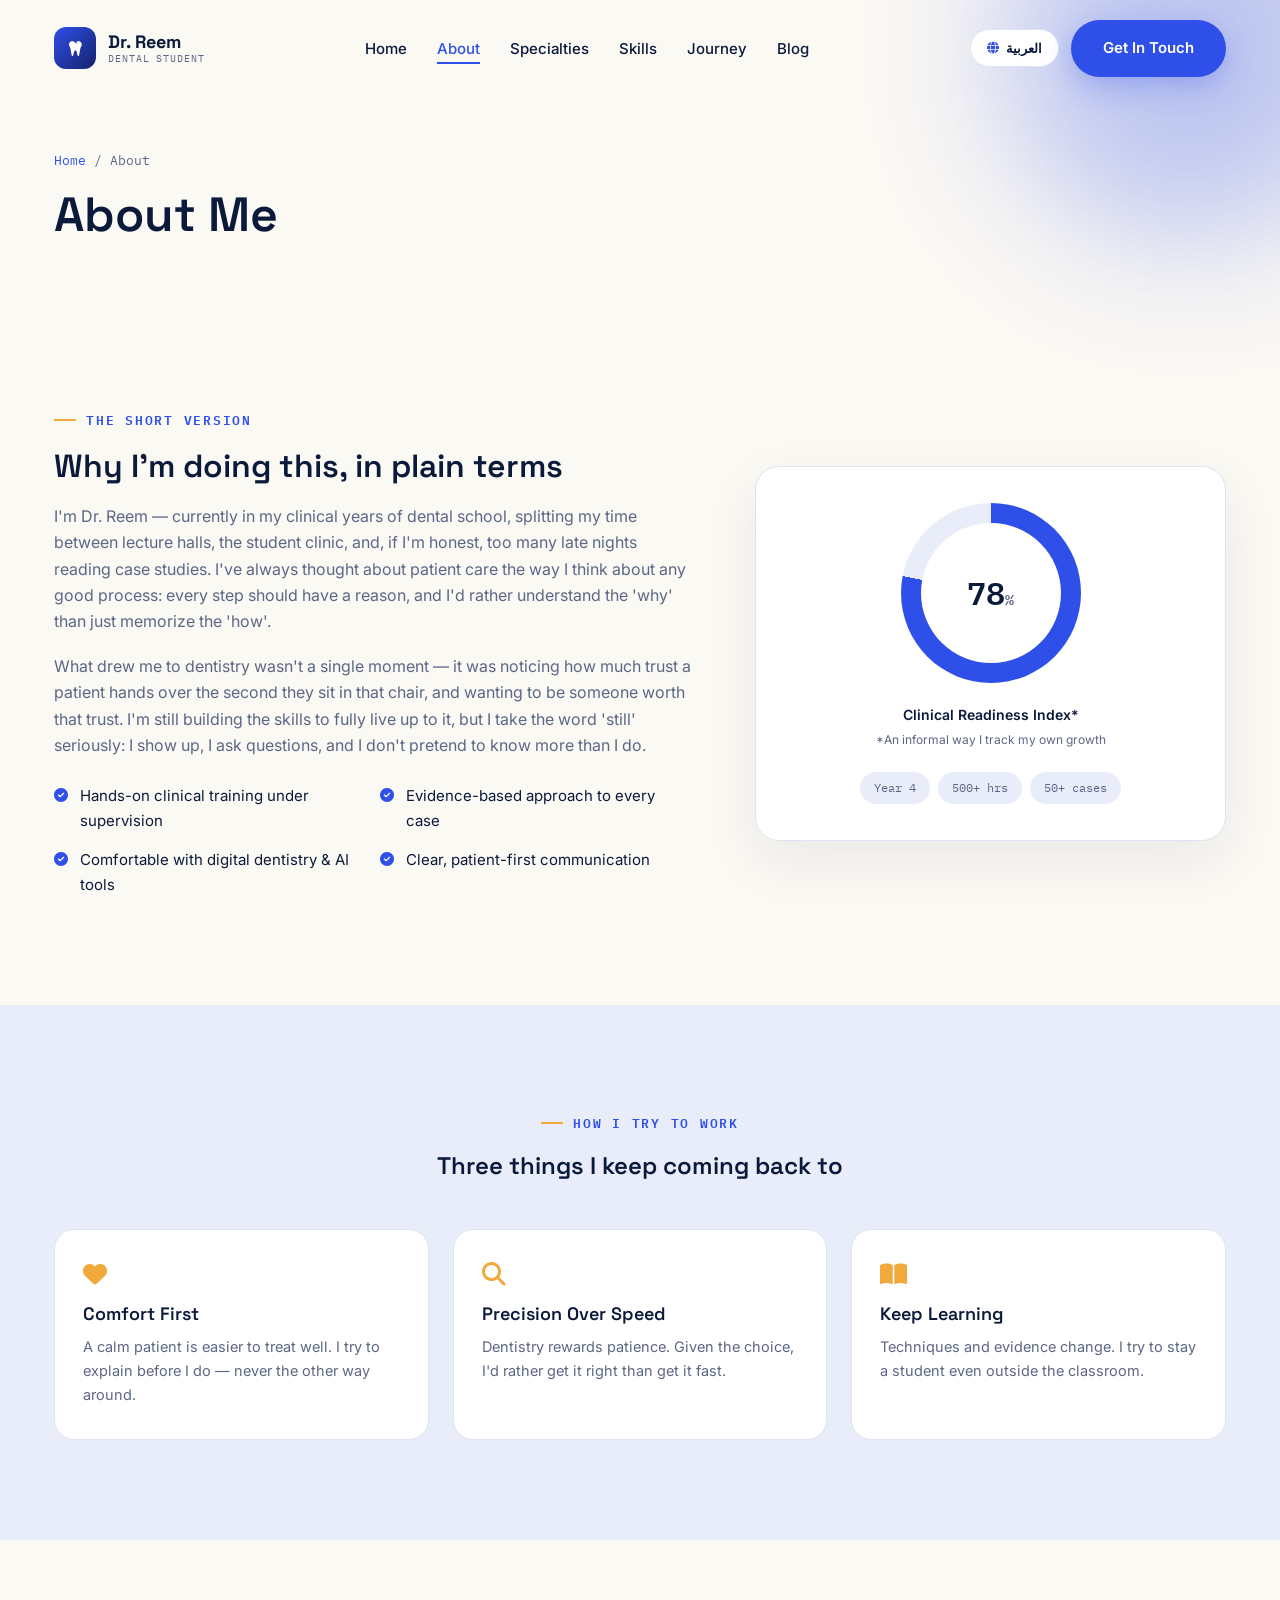
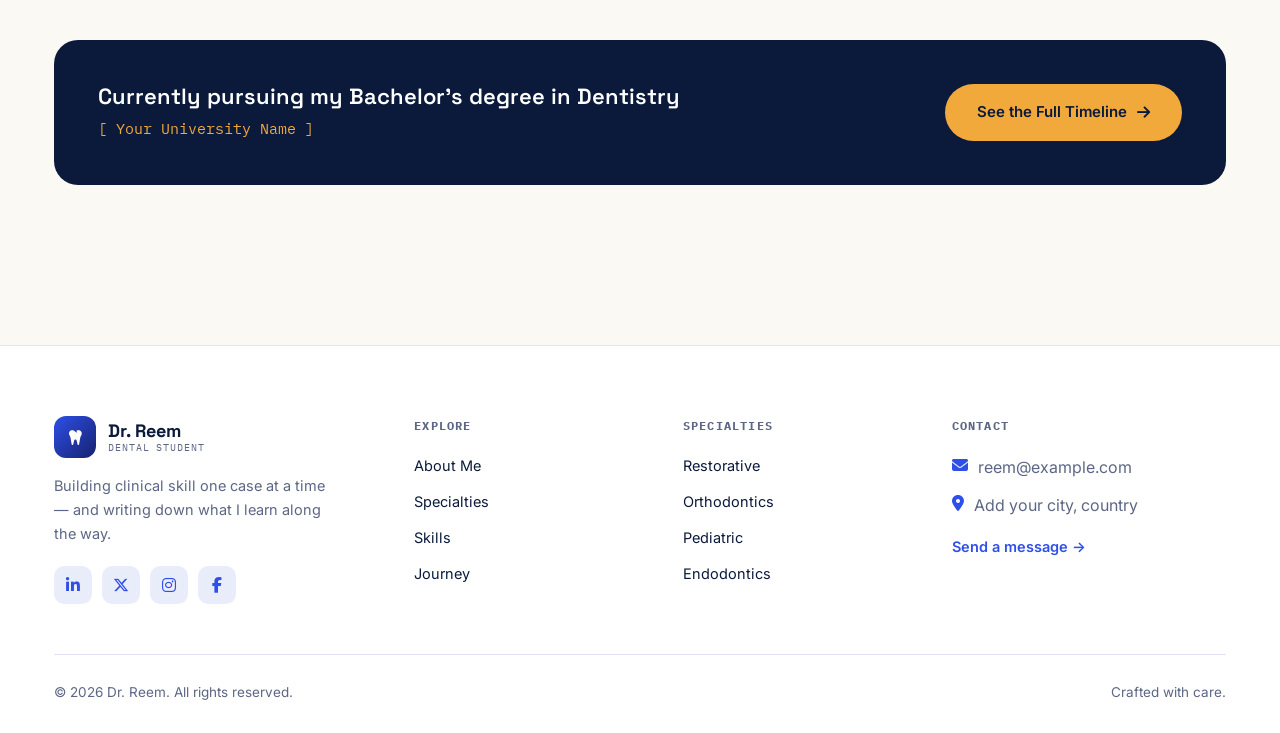
<file: about.html>
<!DOCTYPE html>
<html lang="en" data-title-en="About Me | Dr. Reem — Dental Student" data-title-ar="عني | د. ريم - طالبة طب أسنان">
<head>
<meta charset="UTF-8">
<meta name="viewport" content="width=device-width, initial-scale=1.0">
<title>About Me | Dr. Reem — Dental Student</title>
<meta name="description" content="Dr. Reem's story — a dental student building clinical judgment case by case.">
<link rel="preconnect" href="https://fonts.googleapis.com">
<link rel="preconnect" href="https://fonts.gstatic.com" crossorigin>
<link href="https://fonts.googleapis.com/css2?family=Space+Grotesk:wght@500;600;700&family=Inter:wght@400;500;600;700&family=IBM+Plex+Mono:wght@500;600&family=Cairo:wght@600;700;800&family=IBM+Plex+Sans+Arabic:wght@400;500;600;700&display=swap" rel="stylesheet">
<link rel="stylesheet" href="https://cdnjs.cloudflare.com/ajax/libs/font-awesome/6.5.1/css/all.min.css">
<style>
  :root{
    --ink:#0B1A3B; --blue:#2E4FE8; --blue-dark:#16226E; --blue-pale:#EEF1FD;
    --enamel:#FBF9F4; --mist:#E9EDFA; --amber:#F0A93A; --amber-dark:#C98613;
    --chart-red:#C1443B; --gray:#5C6785; --border:#DFE4F3; --white:#FFFFFF;
  }
  *,*::before,*::after{box-sizing:border-box;margin:0;padding:0;}
  html{scroll-behavior:smooth;}
  body{font-family:'Inter',sans-serif;color:var(--ink);background:var(--enamel);line-height:1.65;-webkit-font-smoothing:antialiased;overflow-x:hidden;}
  img{max-width:100%;display:block;}
  a{text-decoration:none;color:inherit;}
  ul{list-style:none;}
  button{font-family:inherit;cursor:pointer;}
  h1,h2,h3,h4{font-family:'Space Grotesk',sans-serif;color:var(--ink);line-height:1.15;font-weight:600;}
  .mono{font-family:'IBM Plex Mono',monospace;}
  :focus-visible{outline:2px solid var(--blue);outline-offset:3px;}
  @media(prefers-reduced-motion:reduce){*{animation-duration:.01ms !important;animation-iteration-count:1 !important;transition-duration:.01ms !important;scroll-behavior:auto !important;}}

  [dir="rtl"] body{font-family:'IBM Plex Sans Arabic',sans-serif;}
  [dir="rtl"] h1,[dir="rtl"] h2,[dir="rtl"] h3,[dir="rtl"] h4,[dir="rtl"] .logo-text strong{font-family:'Cairo',sans-serif;}
  [dir="rtl"] .fa-arrow-right{transform:scaleX(-1);}

  .container{max-width:1220px;margin:0 auto;padding:0 24px;}
  .section{padding:100px 0;}
  .section-alt{background:var(--mist);}
  .eyebrow{font-family:'IBM Plex Mono',monospace;font-size:12.5px;letter-spacing:.14em;text-transform:uppercase;color:var(--blue);font-weight:600;display:inline-flex;align-items:center;gap:10px;margin-bottom:18px;}
  [dir="rtl"] .eyebrow{letter-spacing:0;}
  .eyebrow::before{content:'';width:22px;height:2px;background:var(--amber);}

  .btn{display:inline-flex;align-items:center;gap:10px;padding:16px 32px;border-radius:100px;font-weight:600;font-size:15px;transition:all .3s cubic-bezier(.4,0,.2,1);border:none;}
  .btn-primary{background:var(--blue);color:#fff;box-shadow:0 10px 28px rgba(46,79,232,.28);}
  .btn-primary:hover{background:var(--blue-dark);transform:translateY(-2px);box-shadow:0 14px 34px rgba(46,79,232,.36);}

  .navbar{position:fixed;top:0;left:0;right:0;z-index:1000;padding:20px 0;transition:all .3s ease;}
  .navbar.scrolled{padding:14px 0;background:rgba(251,249,244,.9);backdrop-filter:blur(14px);box-shadow:0 4px 24px rgba(11,26,59,.07);}
  .nav-container{max-width:1220px;margin:0 auto;padding:0 24px;display:flex;align-items:center;justify-content:space-between;flex-wrap:wrap;row-gap:14px;}
  .logo{display:flex;align-items:center;gap:12px;}
  .logo-mark{width:42px;height:42px;border-radius:12px;background:linear-gradient(135deg,var(--blue),var(--blue-dark));display:flex;align-items:center;justify-content:center;color:#fff;font-size:17px;flex-shrink:0;}
  .logo-text{display:flex;flex-direction:column;line-height:1.15;}
  .logo-text strong{font-family:'Space Grotesk';font-size:18px;font-weight:700;}
  .logo-text small{font-family:'IBM Plex Mono';font-size:10px;letter-spacing:.09em;color:var(--gray);text-transform:uppercase;}
  [dir="rtl"] .logo-text small{letter-spacing:0;}
  .nav-links{display:flex;flex-wrap:wrap;gap:30px;order:3;width:100%;justify-content:center;padding-top:14px;border-top:1px solid var(--border);}
  .nav-links a{font-size:15px;font-weight:500;position:relative;padding:6px 0;}
  .nav-links a::after{content:'';position:absolute;bottom:0;left:0;width:0;height:2px;background:var(--blue);transition:width .3s;}
  .nav-links a:hover::after,.nav-links a.active::after{width:100%;}
  .nav-links a.active{color:var(--blue);}
  .nav-actions{display:flex;align-items:center;gap:12px;}
  .lang-toggle{display:inline-flex;align-items:center;gap:7px;padding:10px 16px;border-radius:100px;border:1.5px solid var(--border);background:#fff;font-size:13px;font-weight:600;color:var(--ink);white-space:nowrap;transition:all .25s;}
  .lang-toggle:hover{border-color:var(--blue);color:var(--blue);}
  .lang-toggle i{font-size:12px;color:var(--blue);}
  @media(min-width:961px){.nav-links{width:auto;order:0;border-top:none;padding-top:0;justify-content:flex-start;}}
  @media(max-width:960px){.page-header{padding-top:190px;}}
  @media(max-width:520px){
    .logo-mark{width:36px;height:36px;font-size:15px;}
    .logo-text strong{font-size:16px;}
    .logo-text small{font-size:9px;}
    .nav-actions{gap:8px;}
    .lang-toggle{padding:8px 12px;font-size:11.5px;}
    .btn-primary.nav-cta-desktop{padding:10px 16px;font-size:12.5px;}
    .nav-links{gap:8px 16px;}
    .nav-links a{font-size:13px;}
  }

  .reveal{opacity:0;transform:translateY(26px);transition:opacity .7s cubic-bezier(.4,0,.2,1),transform .7s cubic-bezier(.4,0,.2,1);}
  .reveal.visible{opacity:1;transform:translateY(0);}

  .page-header{padding:150px 0 60px;position:relative;}
  .breadcrumb{font-family:'IBM Plex Mono';font-size:12.5px;color:var(--gray);margin-bottom:16px;}
  .breadcrumb a{color:var(--blue);}
  .page-header h1{font-size:clamp(32px,4.5vw,48px);max-width:600px;}
  .blob{position:absolute;border-radius:50%;filter:blur(70px);z-index:-1;opacity:.3;}
  .blob-a{width:380px;height:380px;background:var(--blue);top:-140px;right:-100px;}

  .about-main{display:grid;grid-template-columns:1.15fr .85fr;gap:64px;align-items:center;}
  .about-main p{color:var(--gray);font-size:16px;margin-bottom:18px;}
  .checklist{display:grid;grid-template-columns:1fr 1fr;gap:14px;margin:26px 0 8px;}
  .checklist li{display:flex;align-items:flex-start;gap:12px;font-size:15px;}
  .checklist i{color:var(--blue);margin-top:4px;font-size:14px;}
  @media(max-width:600px){.checklist{grid-template-columns:1fr;}}

  .profile-card{background:#fff;border:1px solid var(--border);border-radius:24px;padding:36px;box-shadow:0 20px 54px rgba(11,26,59,.07);text-align:center;}
  .progress-ring{width:180px;height:180px;border-radius:50%;background:conic-gradient(var(--blue) 0%, var(--mist) 0%);display:flex;align-items:center;justify-content:center;margin:0 auto 20px;position:relative;transition:background 1.4s cubic-bezier(.4,0,.2,1);}
  .progress-ring::before{content:'';position:absolute;width:140px;height:140px;background:#fff;border-radius:50%;}
  .progress-value{position:relative;font-family:'IBM Plex Mono';font-size:32px;font-weight:600;}
  .progress-value small{font-size:15px;color:var(--gray);}
  .profile-card .cap{font-size:14px;font-weight:600;margin-bottom:4px;}
  .profile-card .sub{font-size:12px;color:var(--gray);}
  .profile-tags{display:flex;gap:8px;justify-content:center;margin-top:22px;flex-wrap:wrap;}
  .profile-tags span{background:var(--mist);border-radius:100px;padding:6px 14px;font-size:12px;font-family:'IBM Plex Mono';color:var(--gray);}

  .phil-grid{display:grid;grid-template-columns:repeat(3,1fr);gap:24px;}
  .phil-card{background:#fff;border:1px solid var(--border);border-radius:20px;padding:32px 28px;transition:all .3s;}
  .phil-card:hover{transform:translateY(-6px);box-shadow:0 18px 44px rgba(11,26,59,.09);}
  .phil-card i{font-size:24px;color:var(--amber);margin-bottom:18px;}
  .phil-card h3{font-size:18px;margin-bottom:10px;}
  .phil-card p{color:var(--gray);font-size:14.5px;}
  @media(max-width:800px){.phil-grid{grid-template-columns:1fr;}.about-main{grid-template-columns:1fr;}}

  .edu-band{background:var(--ink);border-radius:24px;padding:44px;display:flex;align-items:center;justify-content:space-between;gap:24px;flex-wrap:wrap;}
  .edu-band h3{color:#fff;font-size:22px;margin-bottom:8px;}
  .edu-band p{color:rgba(255,255,255,.65);font-size:14.5px;}
  .edu-band .mono{color:var(--amber);}

  footer{background:#fff;border-top:1px solid var(--border);padding:70px 0 30px;margin-top:60px;}
  .footer-grid{display:grid;grid-template-columns:1.4fr 1fr 1fr 1.2fr;gap:40px;margin-bottom:50px;}
  .footer-about p{color:var(--gray);font-size:14.5px;margin:16px 0 20px;max-width:280px;}
  .social-row{display:flex;gap:10px;}
  .social-row a{width:38px;height:38px;border-radius:10px;background:var(--mist);display:flex;align-items:center;justify-content:center;color:var(--blue);transition:all .25s;}
  .social-row a:hover{background:var(--blue);color:#fff;}
  .footer-col h5{font-family:'IBM Plex Mono';font-size:12px;letter-spacing:.1em;text-transform:uppercase;color:var(--gray);margin-bottom:18px;}
  [dir="rtl"] .footer-col h5{letter-spacing:0;}
  .footer-col a{display:block;font-size:14.5px;color:var(--ink);margin-bottom:12px;}
  .footer-col a:hover{color:var(--blue);}
  .footer-col .contact-line{display:flex;gap:10px;color:var(--gray);}
  .footer-col .contact-line i{color:var(--blue);margin-top:3px;}
  .footer-bottom{border-top:1px solid var(--border);padding-top:26px;display:flex;justify-content:space-between;flex-wrap:wrap;gap:10px;font-size:13.5px;color:var(--gray);}
  @media(max-width:900px){.footer-grid{grid-template-columns:1fr 1fr;}}
  @media(max-width:640px){.footer-grid{grid-template-columns:1fr;}}
</style>
</head>
<body>

<nav class="navbar" id="navbar">
  <div class="nav-container">
    <a href="index.html" class="logo">
      <span class="logo-mark"><i class="fa-solid fa-tooth"></i></span>
      <span class="logo-text"><strong>Dr. Reem</strong><small data-en="Dental Student" data-ar="طالبة طب أسنان">Dental Student</small></span>
    </a>
    <ul class="nav-links">
      <li><a href="index.html" data-en="Home" data-ar="الرئيسية">Home</a></li>
      <li><a href="about.html" class="active" data-en="About" data-ar="عني">About</a></li>
      <li><a href="specialties.html" data-en="Specialties" data-ar="التخصصات">Specialties</a></li>
      <li><a href="skills.html" data-en="Skills" data-ar="المهارات">Skills</a></li>
      <li><a href="journey.html" data-en="Journey" data-ar="مسيرتي">Journey</a></li>
      <li><a href="blog.html" data-en="Blog" data-ar="المدونة">Blog</a></li>
    </ul>
    <div class="nav-actions">
      <button class="lang-toggle" id="langToggle" aria-label="Switch language"><i class="fa-solid fa-globe"></i><span id="langLabel">العربية</span></button>
      <a href="contact.html" class="btn btn-primary nav-cta-desktop" data-en="Get In Touch" data-ar="تواصل معي">Get In Touch</a>
    </div>
  </div>
</nav>

<section class="page-header">
  <div class="blob blob-a"></div>
  <div class="container">
    <div class="breadcrumb"><a href="index.html" data-en="Home" data-ar="الرئيسية">Home</a> / <span data-en="About" data-ar="عني">About</span></div>
    <h1 data-en="About Me" data-ar="عني">About Me</h1>
  </div>
</section>

<section class="section">
  <div class="container">
    <div class="about-main">
      <div class="reveal">
        <div class="eyebrow"><span data-en="The Short Version" data-ar="النسخة المختصرة">The Short Version</span></div>
        <h2 style="font-size:clamp(24px,3.2vw,32px);margin-bottom:18px;" data-en="Why I'm doing this, in plain terms" data-ar="لماذا أفعل هذا، بكل بساطة">Why I'm doing this, in plain terms</h2>
        <p data-en="I'm Dr. Reem — currently in my clinical years of dental school, splitting my time between lecture halls, the student clinic, and, if I'm honest, too many late nights reading case studies. I've always thought about patient care the way I think about any good process: every step should have a reason, and I'd rather understand the 'why' than just memorize the 'how'." data-ar="أنا د. ريم، في سنواتي السريرية من كلية طب الأسنان حاليًا، أوزّع وقتي بين قاعات المحاضرات وعيادة الطلاب، وبصراحة، عدد لا بأس به من سهرات المذاكرة وأنا أقرأ دراسات الحالات. لطالما نظرت إلى رعاية المرضى كما أنظر إلى أي عملية جيدة: يجب أن يكون لكل خطوة سبب، وأفضّل أن أفهم «لماذا» بدلًا من مجرد حفظ «كيف».">I'm Dr. Reem — currently in my clinical years of dental school, splitting my time between lecture halls, the student clinic, and, if I'm honest, too many late nights reading case studies. I've always thought about patient care the way I think about any good process: every step should have a reason, and I'd rather understand the "why" than just memorize the "how."</p>
        <p data-en="What drew me to dentistry wasn't a single moment — it was noticing how much trust a patient hands over the second they sit in that chair, and wanting to be someone worth that trust. I'm still building the skills to fully live up to it, but I take the word 'still' seriously: I show up, I ask questions, and I don't pretend to know more than I do." data-ar="ما جذبني إلى طب الأسنان لم يكن لحظة واحدة، بل ملاحظتي لحجم الثقة التي يمنحها المريض بمجرد جلوسه على ذلك الكرسي، ورغبتي في أن أكون جديرة بتلك الثقة. لا زلت أبني المهارات لأرقى إلى ذلك تمامًا، لكنني آخذ كلمة «لا زلت» على محمل الجد: أحضر، وأسأل، ولا أتظاهر بمعرفة أكثر مما أعرف.">What drew me to dentistry wasn't a single moment — it was noticing how much trust a patient hands over the second they sit in that chair, and wanting to be someone worth that trust. I'm still building the skills to fully live up to it, but I take the word "still" seriously: I show up, I ask questions, and I don't pretend to know more than I do.</p>
        <ul class="checklist">
          <li><i class="fa-solid fa-circle-check"></i><span data-en="Hands-on clinical training under supervision" data-ar="تدريب سريري عملي تحت الإشراف">Hands-on clinical training under supervision</span></li>
          <li><i class="fa-solid fa-circle-check"></i><span data-en="Evidence-based approach to every case" data-ar="نهج قائم على الأدلة في كل حالة">Evidence-based approach to every case</span></li>
          <li><i class="fa-solid fa-circle-check"></i><span data-en="Comfortable with digital dentistry & AI tools" data-ar="مرتاحة مع طب الأسنان الرقمي وأدوات الذكاء الاصطناعي">Comfortable with digital dentistry & AI tools</span></li>
          <li><i class="fa-solid fa-circle-check"></i><span data-en="Clear, patient-first communication" data-ar="تواصل واضح يضع المريض أولًا">Clear, patient-first communication</span></li>
        </ul>
      </div>
      <div class="profile-card reveal">
        <div class="progress-ring" id="progressRing" data-pct="78">
          <span class="progress-value" id="progressValue">0<small>%</small></span>
        </div>
        <div class="cap" data-en="Clinical Readiness Index*" data-ar="مؤشر الجاهزية السريرية*">Clinical Readiness Index*</div>
        <div class="sub" data-en="*An informal way I track my own growth" data-ar="*طريقة غير رسمية أتابع بها تطوري الشخصي">*An informal way I track my own growth</div>
        <div class="profile-tags">
          <span data-en="Year 4" data-ar="السنة 4">Year 4</span>
          <span data-en="500+ hrs" data-ar="+500 ساعة">500+ hrs</span>
          <span data-en="50+ cases" data-ar="+50 حالة">50+ cases</span>
        </div>
      </div>
    </div>
  </div>
</section>

<section class="section section-alt">
  <div class="container">
    <div class="section-head reveal" style="margin:0 auto 50px;text-align:center;">
      <div class="eyebrow" style="justify-content:center;"><span data-en="How I Try to Work" data-ar="كيف أحاول أن أعمل">How I Try to Work</span></div>
      <h2 data-en="Three things I keep coming back to" data-ar="ثلاثة أشياء أعود إليها دومًا">Three things I keep coming back to</h2>
    </div>
    <div class="phil-grid">
      <div class="phil-card reveal">
        <i class="fa-solid fa-heart"></i>
        <h3 data-en="Comfort First" data-ar="الراحة أولًا">Comfort First</h3>
        <p data-en="A calm patient is easier to treat well. I try to explain before I do — never the other way around." data-ar="المريض الهادئ أسهل في العلاج الجيد. أحاول أن أشرح قبل أن أنفّذ، لا العكس أبدًا.">A calm patient is easier to treat well. I try to explain before I do — never the other way around.</p>
      </div>
      <div class="phil-card reveal">
        <i class="fa-solid fa-magnifying-glass"></i>
        <h3 data-en="Precision Over Speed" data-ar="الدقة قبل السرعة">Precision Over Speed</h3>
        <p data-en="Dentistry rewards patience. Given the choice, I'd rather get it right than get it fast." data-ar="طب الأسنان يكافئ الصبر. ولو خُيّرت، لفضّلت أن أنجزه بشكل صحيح على أن أنجزه بسرعة.">Dentistry rewards patience. Given the choice, I'd rather get it right than get it fast.</p>
      </div>
      <div class="phil-card reveal">
        <i class="fa-solid fa-book-open"></i>
        <h3 data-en="Keep Learning" data-ar="الاستمرار في التعلّم">Keep Learning</h3>
        <p data-en="Techniques and evidence change. I try to stay a student even outside the classroom." data-ar="الأساليب والأدلة العلمية تتغيّر باستمرار. أحاول أن أبقى طالبة حتى خارج قاعة الدرس.">Techniques and evidence change. I try to stay a student even outside the classroom.</p>
      </div>
    </div>
  </div>
</section>

<section class="section">
  <div class="container">
    <div class="edu-band reveal">
      <div>
        <h3 data-en="Currently pursuing my Bachelor's degree in Dentistry" data-ar="أدرس حاليًا لنيل درجة البكالوريوس في طب الأسنان">Currently pursuing my Bachelor's degree in Dentistry</h3>
        <p class="mono"><!-- Add your university name here --><span data-en="[ Your University Name ]" data-ar="[ اسم جامعتك ]">[ Your University Name ]</span></p>
      </div>
      <a href="journey.html" class="btn" style="background:var(--amber);color:var(--ink);"><span data-en="See the Full Timeline" data-ar="عرض المسيرة كاملة">See the Full Timeline</span> <i class="fa-solid fa-arrow-right"></i></a>
    </div>
  </div>
</section>

<footer>
  <div class="container">
    <div class="footer-grid">
      <div class="footer-about">
        <a href="index.html" class="logo">
          <span class="logo-mark"><i class="fa-solid fa-tooth"></i></span>
          <span class="logo-text"><strong>Dr. Reem</strong><small data-en="Dental Student" data-ar="طالبة طب أسنان">Dental Student</small></span>
        </a>
        <p data-en="Building clinical skill one case at a time — and writing down what I learn along the way." data-ar="أبني مهاراتي السريرية حالة تلو الأخرى، وأدوّن كل ما أتعلمه في الطريق.">Building clinical skill one case at a time — and writing down what I learn along the way.</p>
        <div class="social-row">
          <a href="#" aria-label="LinkedIn"><i class="fa-brands fa-linkedin-in"></i></a>
          <a href="#" aria-label="X"><i class="fa-brands fa-x-twitter"></i></a>
          <a href="#" aria-label="Instagram"><i class="fa-brands fa-instagram"></i></a>
          <a href="#" aria-label="Facebook"><i class="fa-brands fa-facebook-f"></i></a>
        </div>
      </div>
      <div class="footer-col">
        <h5 data-en="Explore" data-ar="استكشاف">Explore</h5>
        <a href="about.html" data-en="About Me" data-ar="عني">About Me</a>
        <a href="specialties.html" data-en="Specialties" data-ar="التخصصات">Specialties</a>
        <a href="skills.html" data-en="Skills" data-ar="المهارات">Skills</a>
        <a href="journey.html" data-en="Journey" data-ar="مسيرتي">Journey</a>
      </div>
      <div class="footer-col">
        <h5 data-en="Specialties" data-ar="التخصصات">Specialties</h5>
        <a href="specialties.html" data-en="Restorative" data-ar="الترميمي">Restorative</a>
        <a href="specialties.html" data-en="Orthodontics" data-ar="التقويم">Orthodontics</a>
        <a href="specialties.html" data-en="Pediatric" data-ar="طب الأطفال">Pediatric</a>
        <a href="specialties.html" data-en="Endodontics" data-ar="علاج الجذور">Endodontics</a>
      </div>
      <div class="footer-col">
        <h5 data-en="Contact" data-ar="التواصل">Contact</h5>
        <div class="contact-line"><i class="fa-solid fa-envelope"></i><span>reem@example.com</span></div>
        <div class="contact-line" style="margin-top:12px;"><i class="fa-solid fa-location-dot"></i><span data-en="Add your city, country" data-ar="أضيفي مدينتك ودولتك">Add your city, country</span></div>
        <a href="contact.html" style="margin-top:16px;color:var(--blue);font-weight:600;"><span data-en="Send a message" data-ar="إرسال رسالة">Send a message</span> →</a>
      </div>
    </div>
    <div class="footer-bottom">
      <span data-en="© 2026 Dr. Reem. All rights reserved." data-ar="© 2026 د. ريم. جميع الحقوق محفوظة.">© 2026 Dr. Reem. All rights reserved.</span>
      <span data-en="Crafted with care." data-ar="صُمم بعناية.">Crafted with care.</span>
    </div>
  </div>
</footer>

<script>
  const navbar = document.getElementById('navbar');
  window.addEventListener('scroll', ()=> navbar.classList.toggle('scrolled', window.scrollY > 30));

  const io = new IntersectionObserver((entries)=>{
    entries.forEach(e=>{ if(e.isIntersecting){ e.target.classList.add('visible'); io.unobserve(e.target); } });
  },{threshold:.15});
  document.querySelectorAll('.reveal').forEach(el=>io.observe(el));

  const ring = document.getElementById('progressRing');
  const ringValue = document.getElementById('progressValue');
  const ringIo = new IntersectionObserver((entries)=>{
    entries.forEach(e=>{
      if(e.isIntersecting){
        const pct = +ring.dataset.pct;
        ring.style.background = `conic-gradient(var(--blue) ${pct}%, var(--mist) 0)`;
        let cur = 0;
        const step = setInterval(()=>{
          cur++;
          ringValue.innerHTML = cur + '<small>%</small>';
          if(cur>=pct) clearInterval(step);
        }, 1400/pct);
        ringIo.unobserve(e.target);
      }
    });
  },{threshold:.4});
  ringIo.observe(ring);

  (function(){
    const root = document.documentElement;
    function applyLanguage(lang){
      root.lang = lang;
      root.dir = lang === 'ar' ? 'rtl' : 'ltr';
      document.querySelectorAll('[data-en]').forEach(el=>{
        const val = lang === 'ar' ? el.getAttribute('data-ar') : el.getAttribute('data-en');
        if(val !== null) el.textContent = val;
      });
      const label = document.getElementById('langLabel');
      if(label) label.textContent = lang === 'ar' ? 'English' : 'العربية';
      const t = root.getAttribute(lang==='ar' ? 'data-title-ar' : 'data-title-en');
      if(t) document.title = t;
      try{ localStorage.setItem('siteLang', lang); }catch(e){}
    }
    let saved = null;
    try{ saved = localStorage.getItem('siteLang'); }catch(e){}
    const browserAr = navigator.language && navigator.language.toLowerCase().indexOf('ar') === 0;
    applyLanguage(saved || (browserAr ? 'ar' : 'en'));
    const toggle = document.getElementById('langToggle');
    if(toggle) toggle.addEventListener('click', function(){
      applyLanguage(root.lang === 'ar' ? 'en' : 'ar');
    });
  })();
</script>
</body>
</html>
</file>
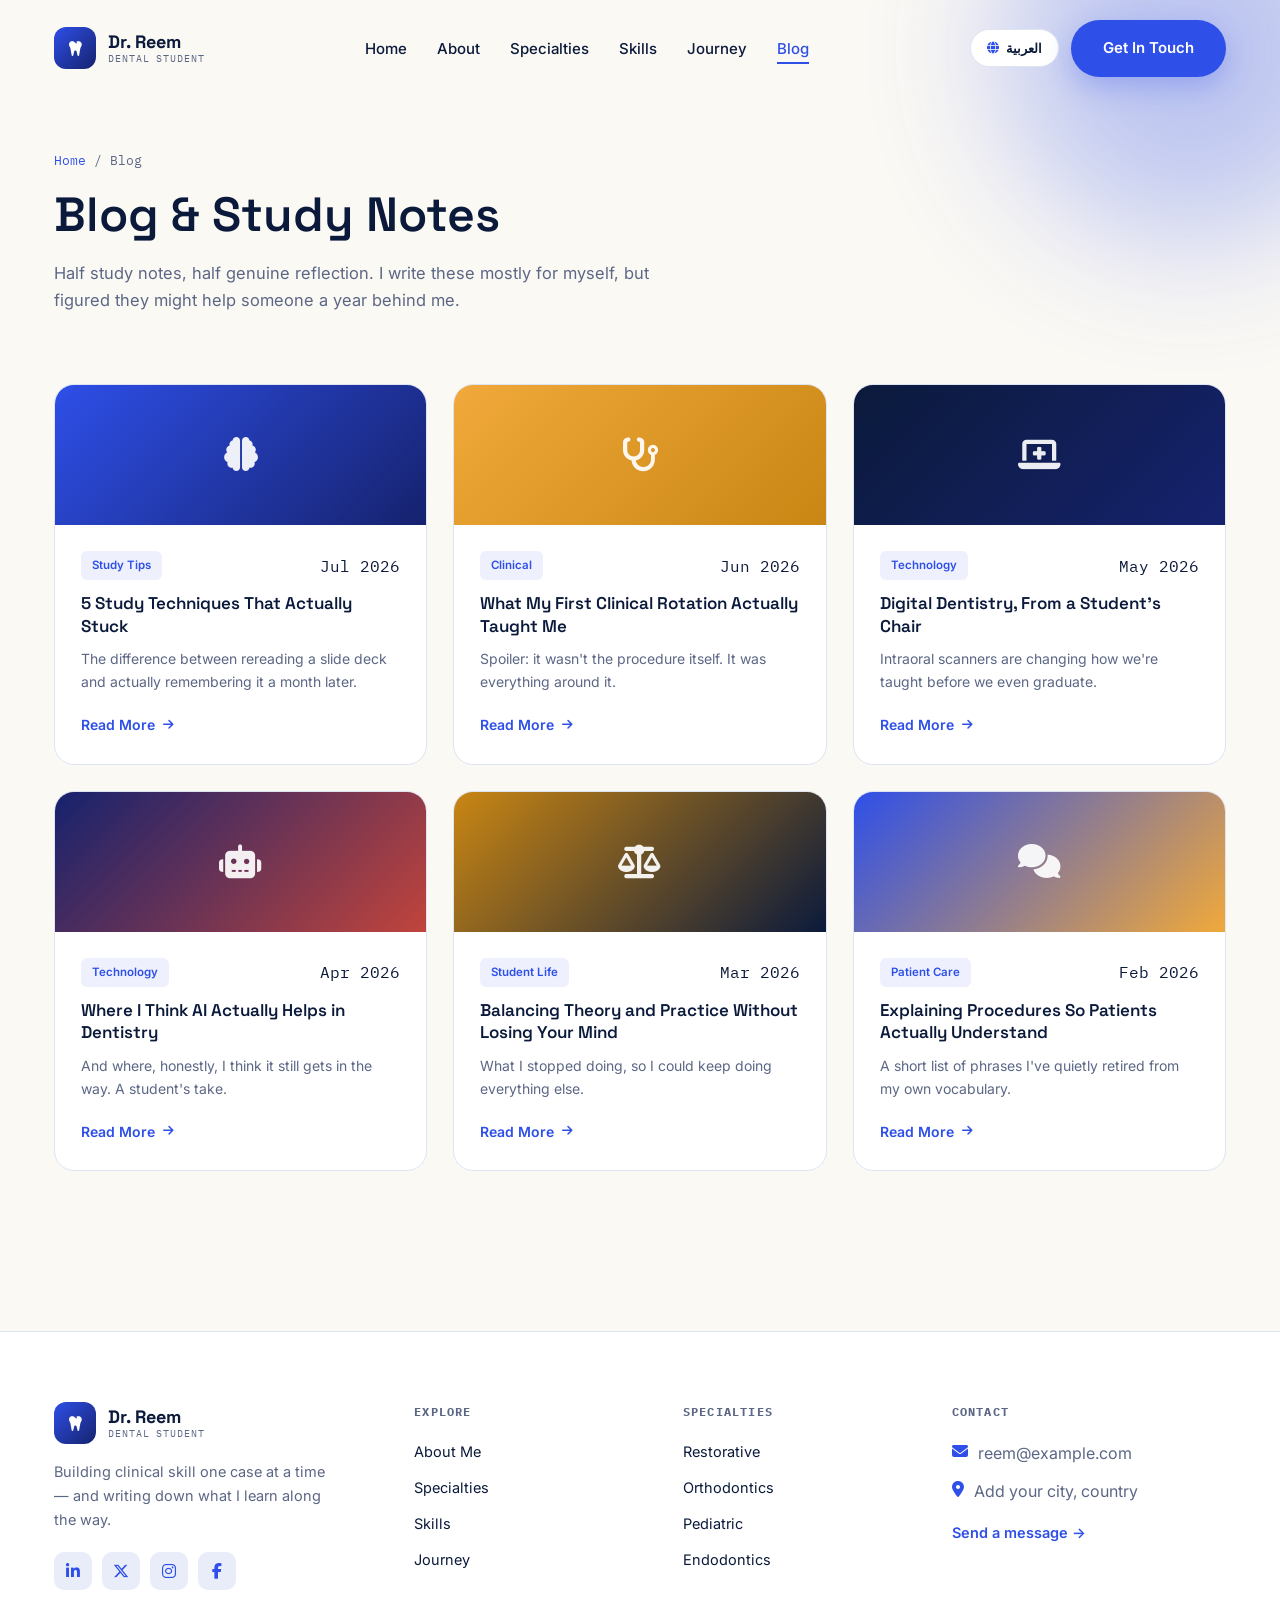
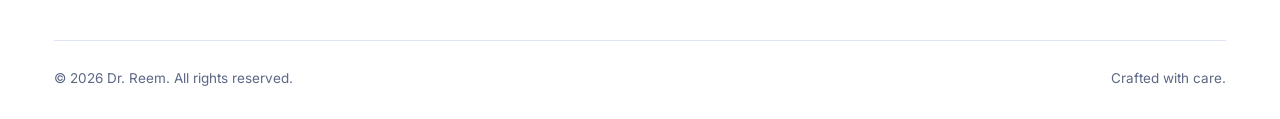
<file: blog.html>
<!DOCTYPE html>
<html lang="en" data-title-en="Blog & Study Notes | Dr. Reem — Dental Student" data-title-ar="المدونة والملاحظات الدراسية | د. ريم - طالبة طب أسنان">
<head>
<meta charset="UTF-8">
<meta name="viewport" content="width=device-width, initial-scale=1.0">
<title>Blog & Study Notes | Dr. Reem — Dental Student</title>
<meta name="description" content="Study notes and honest reflections from Dr. Reem's dental school journey.">
<link rel="preconnect" href="https://fonts.googleapis.com">
<link rel="preconnect" href="https://fonts.gstatic.com" crossorigin>
<link href="https://fonts.googleapis.com/css2?family=Space+Grotesk:wght@500;600;700&family=Inter:wght@400;500;600;700&family=IBM+Plex+Mono:wght@500;600&family=Cairo:wght@600;700;800&family=IBM+Plex+Sans+Arabic:wght@400;500;600;700&display=swap" rel="stylesheet">
<link rel="stylesheet" href="https://cdnjs.cloudflare.com/ajax/libs/font-awesome/6.5.1/css/all.min.css">
<style>
  :root{
    --ink:#0B1A3B; --blue:#2E4FE8; --blue-dark:#16226E; --blue-pale:#EEF1FD;
    --enamel:#FBF9F4; --mist:#E9EDFA; --amber:#F0A93A; --amber-dark:#C98613;
    --chart-red:#C1443B; --gray:#5C6785; --border:#DFE4F3; --white:#FFFFFF;
  }
  *,*::before,*::after{box-sizing:border-box;margin:0;padding:0;}
  html{scroll-behavior:smooth;}
  body{font-family:'Inter',sans-serif;color:var(--ink);background:var(--enamel);line-height:1.65;-webkit-font-smoothing:antialiased;overflow-x:hidden;}
  img{max-width:100%;display:block;}
  a{text-decoration:none;color:inherit;}
  ul{list-style:none;}
  button{font-family:inherit;cursor:pointer;}
  h1,h2,h3,h4{font-family:'Space Grotesk',sans-serif;color:var(--ink);line-height:1.15;font-weight:600;}
  .mono{font-family:'IBM Plex Mono',monospace;}
  :focus-visible{outline:2px solid var(--blue);outline-offset:3px;}
  @media(prefers-reduced-motion:reduce){*{animation-duration:.01ms !important;animation-iteration-count:1 !important;transition-duration:.01ms !important;scroll-behavior:auto !important;}}

  [dir="rtl"] body{font-family:'IBM Plex Sans Arabic',sans-serif;}
  [dir="rtl"] h1,[dir="rtl"] h2,[dir="rtl"] h3,[dir="rtl"] h4,[dir="rtl"] .logo-text strong{font-family:'Cairo',sans-serif;}
  [dir="rtl"] .fa-arrow-right{transform:scaleX(-1);}

  .container{max-width:1220px;margin:0 auto;padding:0 24px;}
  .section{padding:100px 0;}
  .eyebrow{font-family:'IBM Plex Mono',monospace;font-size:12.5px;letter-spacing:.14em;text-transform:uppercase;color:var(--blue);font-weight:600;display:inline-flex;align-items:center;gap:10px;margin-bottom:18px;}
  [dir="rtl"] .eyebrow{letter-spacing:0;}
  .eyebrow::before{content:'';width:22px;height:2px;background:var(--amber);}

  .btn{display:inline-flex;align-items:center;gap:10px;padding:16px 32px;border-radius:100px;font-weight:600;font-size:15px;transition:all .3s cubic-bezier(.4,0,.2,1);border:none;}
  .btn-primary{background:var(--blue);color:#fff;box-shadow:0 10px 28px rgba(46,79,232,.28);}
  .btn-primary:hover{background:var(--blue-dark);transform:translateY(-2px);box-shadow:0 14px 34px rgba(46,79,232,.36);}

  .navbar{position:fixed;top:0;left:0;right:0;z-index:1000;padding:20px 0;transition:all .3s ease;}
  .navbar.scrolled{padding:14px 0;background:rgba(251,249,244,.9);backdrop-filter:blur(14px);box-shadow:0 4px 24px rgba(11,26,59,.07);}
  .nav-container{max-width:1220px;margin:0 auto;padding:0 24px;display:flex;align-items:center;justify-content:space-between;flex-wrap:wrap;row-gap:14px;}
  .logo{display:flex;align-items:center;gap:12px;}
  .logo-mark{width:42px;height:42px;border-radius:12px;background:linear-gradient(135deg,var(--blue),var(--blue-dark));display:flex;align-items:center;justify-content:center;color:#fff;font-size:17px;flex-shrink:0;}
  .logo-text{display:flex;flex-direction:column;line-height:1.15;}
  .logo-text strong{font-family:'Space Grotesk';font-size:18px;font-weight:700;}
  .logo-text small{font-family:'IBM Plex Mono';font-size:10px;letter-spacing:.09em;color:var(--gray);text-transform:uppercase;}
  [dir="rtl"] .logo-text small{letter-spacing:0;}
  .nav-links{display:flex;flex-wrap:wrap;gap:30px;order:3;width:100%;justify-content:center;padding-top:14px;border-top:1px solid var(--border);}
  .nav-links a{font-size:15px;font-weight:500;position:relative;padding:6px 0;}
  .nav-links a::after{content:'';position:absolute;bottom:0;left:0;width:0;height:2px;background:var(--blue);transition:width .3s;}
  .nav-links a:hover::after,.nav-links a.active::after{width:100%;}
  .nav-links a.active{color:var(--blue);}
  .nav-actions{display:flex;align-items:center;gap:12px;}
  .lang-toggle{display:inline-flex;align-items:center;gap:7px;padding:10px 16px;border-radius:100px;border:1.5px solid var(--border);background:#fff;font-size:13px;font-weight:600;color:var(--ink);white-space:nowrap;transition:all .25s;}
  .lang-toggle:hover{border-color:var(--blue);color:var(--blue);}
  .lang-toggle i{font-size:12px;color:var(--blue);}
  @media(min-width:961px){.nav-links{width:auto;order:0;border-top:none;padding-top:0;justify-content:flex-start;}}
  @media(max-width:960px){.page-header{padding-top:190px;}}
  @media(max-width:520px){
    .logo-mark{width:36px;height:36px;font-size:15px;}
    .logo-text strong{font-size:16px;}
    .logo-text small{font-size:9px;}
    .nav-actions{gap:8px;}
    .lang-toggle{padding:8px 12px;font-size:11.5px;}
    .btn-primary.nav-cta-desktop{padding:10px 16px;font-size:12.5px;}
    .nav-links{gap:8px 16px;}
    .nav-links a{font-size:13px;}
  }

  .reveal{opacity:0;transform:translateY(26px);transition:opacity .7s cubic-bezier(.4,0,.2,1),transform .7s cubic-bezier(.4,0,.2,1);}
  .reveal.visible{opacity:1;transform:translateY(0);}

  .page-header{padding:150px 0 50px;position:relative;}
  .breadcrumb{font-family:'IBM Plex Mono';font-size:12.5px;color:var(--gray);margin-bottom:16px;}
  .breadcrumb a{color:var(--blue);}
  .page-header h1{font-size:clamp(32px,4.5vw,48px);margin-bottom:18px;}
  .page-header p{color:var(--gray);font-size:16.5px;max-width:620px;}
  .blob{position:absolute;border-radius:50%;filter:blur(70px);z-index:-1;opacity:.3;}
  .blob-a{width:380px;height:380px;background:var(--blue);top:-140px;right:-100px;}

  .blog-grid{display:grid;grid-template-columns:repeat(3,1fr);gap:26px;}
  .blog-card{background:#fff;border:1px solid var(--border);border-radius:20px;overflow:hidden;transition:all .35s cubic-bezier(.4,0,.2,1);}
  .blog-card:hover{transform:translateY(-6px);box-shadow:0 18px 44px rgba(11,26,59,.09);}
  .blog-cover{height:140px;display:flex;align-items:center;justify-content:center;font-size:34px;color:rgba(255,255,255,.92);}
  .cover-1{background:linear-gradient(135deg,var(--blue),var(--blue-dark));}
  .cover-2{background:linear-gradient(135deg,var(--amber),var(--amber-dark));}
  .cover-3{background:linear-gradient(135deg,var(--ink),var(--blue-dark));}
  .cover-4{background:linear-gradient(135deg,var(--blue-dark),var(--chart-red));}
  .cover-5{background:linear-gradient(135deg,var(--amber-dark),var(--ink));}
  .cover-6{background:linear-gradient(135deg,var(--blue),var(--amber));}
  .blog-body{padding:26px;}
  .blog-meta{display:flex;justify-content:space-between;align-items:center;margin-bottom:12px;}
  .blog-tag{font-size:11.5px;font-weight:600;color:var(--blue);background:var(--blue-pale);padding:5px 11px;border-radius:6px;}
  .blog-body h3{font-size:17px;margin-bottom:10px;line-height:1.32;}
  .blog-body p{font-size:14px;color:var(--gray);margin-bottom:18px;}
  .text-link{color:var(--blue);font-weight:600;display:inline-flex;align-items:center;gap:8px;font-size:14px;}
  .text-link i{font-size:12px;transition:transform .25s;}
  .text-link:hover i{transform:translateX(4px);}
  [dir="rtl"] .text-link:hover i{transform:scaleX(-1);}
  @media(max-width:900px){.blog-grid{grid-template-columns:repeat(2,1fr);}}
  @media(max-width:600px){.blog-grid{grid-template-columns:1fr;}}

  footer{background:#fff;border-top:1px solid var(--border);padding:70px 0 30px;margin-top:60px;}
  .footer-grid{display:grid;grid-template-columns:1.4fr 1fr 1fr 1.2fr;gap:40px;margin-bottom:50px;}
  .footer-about p{color:var(--gray);font-size:14.5px;margin:16px 0 20px;max-width:280px;}
  .social-row{display:flex;gap:10px;}
  .social-row a{width:38px;height:38px;border-radius:10px;background:var(--mist);display:flex;align-items:center;justify-content:center;color:var(--blue);transition:all .25s;}
  .social-row a:hover{background:var(--blue);color:#fff;}
  .footer-col h5{font-family:'IBM Plex Mono';font-size:12px;letter-spacing:.1em;text-transform:uppercase;color:var(--gray);margin-bottom:18px;}
  [dir="rtl"] .footer-col h5{letter-spacing:0;}
  .footer-col a{display:block;font-size:14.5px;color:var(--ink);margin-bottom:12px;}
  .footer-col a:hover{color:var(--blue);}
  .footer-col .contact-line{display:flex;gap:10px;color:var(--gray);}
  .footer-col .contact-line i{color:var(--blue);margin-top:3px;}
  .footer-bottom{border-top:1px solid var(--border);padding-top:26px;display:flex;justify-content:space-between;flex-wrap:wrap;gap:10px;font-size:13.5px;color:var(--gray);}
  @media(max-width:900px){.footer-grid{grid-template-columns:1fr 1fr;}}
  @media(max-width:640px){.footer-grid{grid-template-columns:1fr;}}
</style>
</head>
<body>

<nav class="navbar" id="navbar">
  <div class="nav-container">
    <a href="index.html" class="logo">
      <span class="logo-mark"><i class="fa-solid fa-tooth"></i></span>
      <span class="logo-text"><strong>Dr. Reem</strong><small data-en="Dental Student" data-ar="طالبة طب أسنان">Dental Student</small></span>
    </a>
    <ul class="nav-links">
      <li><a href="index.html" data-en="Home" data-ar="الرئيسية">Home</a></li>
      <li><a href="about.html" data-en="About" data-ar="عني">About</a></li>
      <li><a href="specialties.html" data-en="Specialties" data-ar="التخصصات">Specialties</a></li>
      <li><a href="skills.html" data-en="Skills" data-ar="المهارات">Skills</a></li>
      <li><a href="journey.html" data-en="Journey" data-ar="مسيرتي">Journey</a></li>
      <li><a href="blog.html" class="active" data-en="Blog" data-ar="المدونة">Blog</a></li>
    </ul>
    <div class="nav-actions">
      <button class="lang-toggle" id="langToggle" aria-label="Switch language"><i class="fa-solid fa-globe"></i><span id="langLabel">العربية</span></button>
      <a href="contact.html" class="btn btn-primary nav-cta-desktop" data-en="Get In Touch" data-ar="تواصل معي">Get In Touch</a>
    </div>
  </div>
</nav>

<section class="page-header">
  <div class="blob blob-a"></div>
  <div class="container">
    <div class="breadcrumb"><a href="index.html" data-en="Home" data-ar="الرئيسية">Home</a> / <span data-en="Blog" data-ar="المدونة">Blog</span></div>
    <h1 data-en="Blog & Study Notes" data-ar="المدونة والملاحظات الدراسية">Blog & Study Notes</h1>
    <p data-en="Half study notes, half genuine reflection. I write these mostly for myself, but figured they might help someone a year behind me." data-ar="نصفها ملاحظات دراسية، ونصفها تأملات صادقة. أكتبها غالبًا لنفسي، لكن خطر لي أنها قد تفيد طالبة في سنة دراسية أقل.">Half study notes, half genuine reflection. I write these mostly for myself, but figured they might help someone a year behind me.</p>
  </div>
</section>

<section class="section" style="padding-top:20px;">
  <div class="container">
    <!-- Each card links to "#" — connect these to real post pages or a CMS before publishing -->
    <div class="blog-grid">
      <article class="blog-card reveal">
        <div class="blog-cover cover-1"><i class="fa-solid fa-brain"></i></div>
        <div class="blog-body">
          <div class="blog-meta"><span class="blog-tag" data-en="Study Tips" data-ar="نصائح دراسية">Study Tips</span><span class="mono" data-en="Jul 2026" data-ar="يوليو 2026">Jul 2026</span></div>
          <h3 data-en="5 Study Techniques That Actually Stuck" data-ar="5 أساليب مذاكرة رسخت فعلًا">5 Study Techniques That Actually Stuck</h3>
          <p data-en="The difference between rereading a slide deck and actually remembering it a month later." data-ar="الفرق بين إعادة قراءة الشرائح وبين تذكّرها فعلًا بعد شهر.">The difference between rereading a slide deck and actually remembering it a month later.</p>
          <a href="#" class="text-link"><span data-en="Read More" data-ar="قراءة المزيد">Read More</span> <i class="fa-solid fa-arrow-right"></i></a>
        </div>
      </article>
      <article class="blog-card reveal">
        <div class="blog-cover cover-2"><i class="fa-solid fa-stethoscope"></i></div>
        <div class="blog-body">
          <div class="blog-meta"><span class="blog-tag" data-en="Clinical" data-ar="سريري">Clinical</span><span class="mono" data-en="Jun 2026" data-ar="يونيو 2026">Jun 2026</span></div>
          <h3 data-en="What My First Clinical Rotation Actually Taught Me" data-ar="ما علّمني إياه أول تناوب سريري فعلًا">What My First Clinical Rotation Actually Taught Me</h3>
          <p data-en="Spoiler: it wasn't the procedure itself. It was everything around it." data-ar="تلميح: لم يكن الإجراء نفسه. كان كل ما يحيط به.">Spoiler: it wasn't the procedure itself. It was everything around it.</p>
          <a href="#" class="text-link"><span data-en="Read More" data-ar="قراءة المزيد">Read More</span> <i class="fa-solid fa-arrow-right"></i></a>
        </div>
      </article>
      <article class="blog-card reveal">
        <div class="blog-cover cover-3"><i class="fa-solid fa-laptop-medical"></i></div>
        <div class="blog-body">
          <div class="blog-meta"><span class="blog-tag" data-en="Technology" data-ar="تقنية">Technology</span><span class="mono" data-en="May 2026" data-ar="مايو 2026">May 2026</span></div>
          <h3 data-en="Digital Dentistry, From a Student's Chair" data-ar="طب الأسنان الرقمي، من كرسي طالبة">Digital Dentistry, From a Student's Chair</h3>
          <p data-en="Intraoral scanners are changing how we're taught before we even graduate." data-ar="الماسحات داخل الفم تُغيّر طريقة تدريسنا حتى قبل أن نتخرج.">Intraoral scanners are changing how we're taught before we even graduate.</p>
          <a href="#" class="text-link"><span data-en="Read More" data-ar="قراءة المزيد">Read More</span> <i class="fa-solid fa-arrow-right"></i></a>
        </div>
      </article>
      <article class="blog-card reveal">
        <div class="blog-cover cover-4"><i class="fa-solid fa-robot"></i></div>
        <div class="blog-body">
          <div class="blog-meta"><span class="blog-tag" data-en="Technology" data-ar="تقنية">Technology</span><span class="mono" data-en="Apr 2026" data-ar="أبريل 2026">Apr 2026</span></div>
          <h3 data-en="Where I Think AI Actually Helps in Dentistry" data-ar="أين أرى أن الذكاء الاصطناعي يفيد طب الأسنان فعلًا">Where I Think AI Actually Helps in Dentistry</h3>
          <p data-en="And where, honestly, I think it still gets in the way. A student's take." data-ar="وأين، بصراحة، لا زال يقف عائقًا في رأيي. وجهة نظر طالبة.">And where, honestly, I think it still gets in the way. A student's take.</p>
          <a href="#" class="text-link"><span data-en="Read More" data-ar="قراءة المزيد">Read More</span> <i class="fa-solid fa-arrow-right"></i></a>
        </div>
      </article>
      <article class="blog-card reveal">
        <div class="blog-cover cover-5"><i class="fa-solid fa-scale-balanced"></i></div>
        <div class="blog-body">
          <div class="blog-meta"><span class="blog-tag" data-en="Student Life" data-ar="حياة الطالبة">Student Life</span><span class="mono" data-en="Mar 2026" data-ar="مارس 2026">Mar 2026</span></div>
          <h3 data-en="Balancing Theory and Practice Without Losing Your Mind" data-ar="الموازنة بين النظري والعملي دون أن تفقدي صوابك">Balancing Theory and Practice Without Losing Your Mind</h3>
          <p data-en="What I stopped doing, so I could keep doing everything else." data-ar="ما توقفت عن فعله، لكي أستمر في كل شيء آخر.">What I stopped doing, so I could keep doing everything else.</p>
          <a href="#" class="text-link"><span data-en="Read More" data-ar="قراءة المزيد">Read More</span> <i class="fa-solid fa-arrow-right"></i></a>
        </div>
      </article>
      <article class="blog-card reveal">
        <div class="blog-cover cover-6"><i class="fa-solid fa-comments"></i></div>
        <div class="blog-body">
          <div class="blog-meta"><span class="blog-tag" data-en="Patient Care" data-ar="رعاية المرضى">Patient Care</span><span class="mono" data-en="Feb 2026" data-ar="فبراير 2026">Feb 2026</span></div>
          <h3 data-en="Explaining Procedures So Patients Actually Understand" data-ar="شرح الإجراءات بطريقة يفهمها المرضى فعلًا">Explaining Procedures So Patients Actually Understand</h3>
          <p data-en="A short list of phrases I've quietly retired from my own vocabulary." data-ar="قائمة قصيرة بعبارات تقاعدت عن استخدامها بهدوء.">A short list of phrases I've quietly retired from my own vocabulary.</p>
          <a href="#" class="text-link"><span data-en="Read More" data-ar="قراءة المزيد">Read More</span> <i class="fa-solid fa-arrow-right"></i></a>
        </div>
      </article>
    </div>
  </div>
</section>

<footer>
  <div class="container">
    <div class="footer-grid">
      <div class="footer-about">
        <a href="index.html" class="logo">
          <span class="logo-mark"><i class="fa-solid fa-tooth"></i></span>
          <span class="logo-text"><strong>Dr. Reem</strong><small data-en="Dental Student" data-ar="طالبة طب أسنان">Dental Student</small></span>
        </a>
        <p data-en="Building clinical skill one case at a time — and writing down what I learn along the way." data-ar="أبني مهاراتي السريرية حالة تلو الأخرى، وأدوّن كل ما أتعلمه في الطريق.">Building clinical skill one case at a time — and writing down what I learn along the way.</p>
        <div class="social-row">
          <a href="#" aria-label="LinkedIn"><i class="fa-brands fa-linkedin-in"></i></a>
          <a href="#" aria-label="X"><i class="fa-brands fa-x-twitter"></i></a>
          <a href="#" aria-label="Instagram"><i class="fa-brands fa-instagram"></i></a>
          <a href="#" aria-label="Facebook"><i class="fa-brands fa-facebook-f"></i></a>
        </div>
      </div>
      <div class="footer-col">
        <h5 data-en="Explore" data-ar="استكشاف">Explore</h5>
        <a href="about.html" data-en="About Me" data-ar="عني">About Me</a>
        <a href="specialties.html" data-en="Specialties" data-ar="التخصصات">Specialties</a>
        <a href="skills.html" data-en="Skills" data-ar="المهارات">Skills</a>
        <a href="journey.html" data-en="Journey" data-ar="مسيرتي">Journey</a>
      </div>
      <div class="footer-col">
        <h5 data-en="Specialties" data-ar="التخصصات">Specialties</h5>
        <a href="specialties.html" data-en="Restorative" data-ar="الترميمي">Restorative</a>
        <a href="specialties.html" data-en="Orthodontics" data-ar="التقويم">Orthodontics</a>
        <a href="specialties.html" data-en="Pediatric" data-ar="طب الأطفال">Pediatric</a>
        <a href="specialties.html" data-en="Endodontics" data-ar="علاج الجذور">Endodontics</a>
      </div>
      <div class="footer-col">
        <h5 data-en="Contact" data-ar="التواصل">Contact</h5>
        <div class="contact-line"><i class="fa-solid fa-envelope"></i><span>reem@example.com</span></div>
        <div class="contact-line" style="margin-top:12px;"><i class="fa-solid fa-location-dot"></i><span data-en="Add your city, country" data-ar="أضيفي مدينتك ودولتك">Add your city, country</span></div>
        <a href="contact.html" style="margin-top:16px;color:var(--blue);font-weight:600;"><span data-en="Send a message" data-ar="إرسال رسالة">Send a message</span> →</a>
      </div>
    </div>
    <div class="footer-bottom">
      <span data-en="© 2026 Dr. Reem. All rights reserved." data-ar="© 2026 د. ريم. جميع الحقوق محفوظة.">© 2026 Dr. Reem. All rights reserved.</span>
      <span data-en="Crafted with care." data-ar="صُمم بعناية.">Crafted with care.</span>
    </div>
  </div>
</footer>

<script>
  const navbar = document.getElementById('navbar');
  window.addEventListener('scroll', ()=> navbar.classList.toggle('scrolled', window.scrollY > 30));

  const io = new IntersectionObserver((entries)=>{
    entries.forEach(e=>{ if(e.isIntersecting){ e.target.classList.add('visible'); io.unobserve(e.target); } });
  },{threshold:.15});
  document.querySelectorAll('.reveal').forEach(el=>io.observe(el));

  (function(){
    const root = document.documentElement;
    function applyLanguage(lang){
      root.lang = lang;
      root.dir = lang === 'ar' ? 'rtl' : 'ltr';
      document.querySelectorAll('[data-en]').forEach(el=>{
        const val = lang === 'ar' ? el.getAttribute('data-ar') : el.getAttribute('data-en');
        if(val !== null) el.textContent = val;
      });
      const label = document.getElementById('langLabel');
      if(label) label.textContent = lang === 'ar' ? 'English' : 'العربية';
      const t = root.getAttribute(lang==='ar' ? 'data-title-ar' : 'data-title-en');
      if(t) document.title = t;
      try{ localStorage.setItem('siteLang', lang); }catch(e){}
    }
    let saved = null;
    try{ saved = localStorage.getItem('siteLang'); }catch(e){}
    const browserAr = navigator.language && navigator.language.toLowerCase().indexOf('ar') === 0;
    applyLanguage(saved || (browserAr ? 'ar' : 'en'));
    const toggle = document.getElementById('langToggle');
    if(toggle) toggle.addEventListener('click', function(){
      applyLanguage(root.lang === 'ar' ? 'en' : 'ar');
    });
  })();
</script>
</body>
</html>
</file>
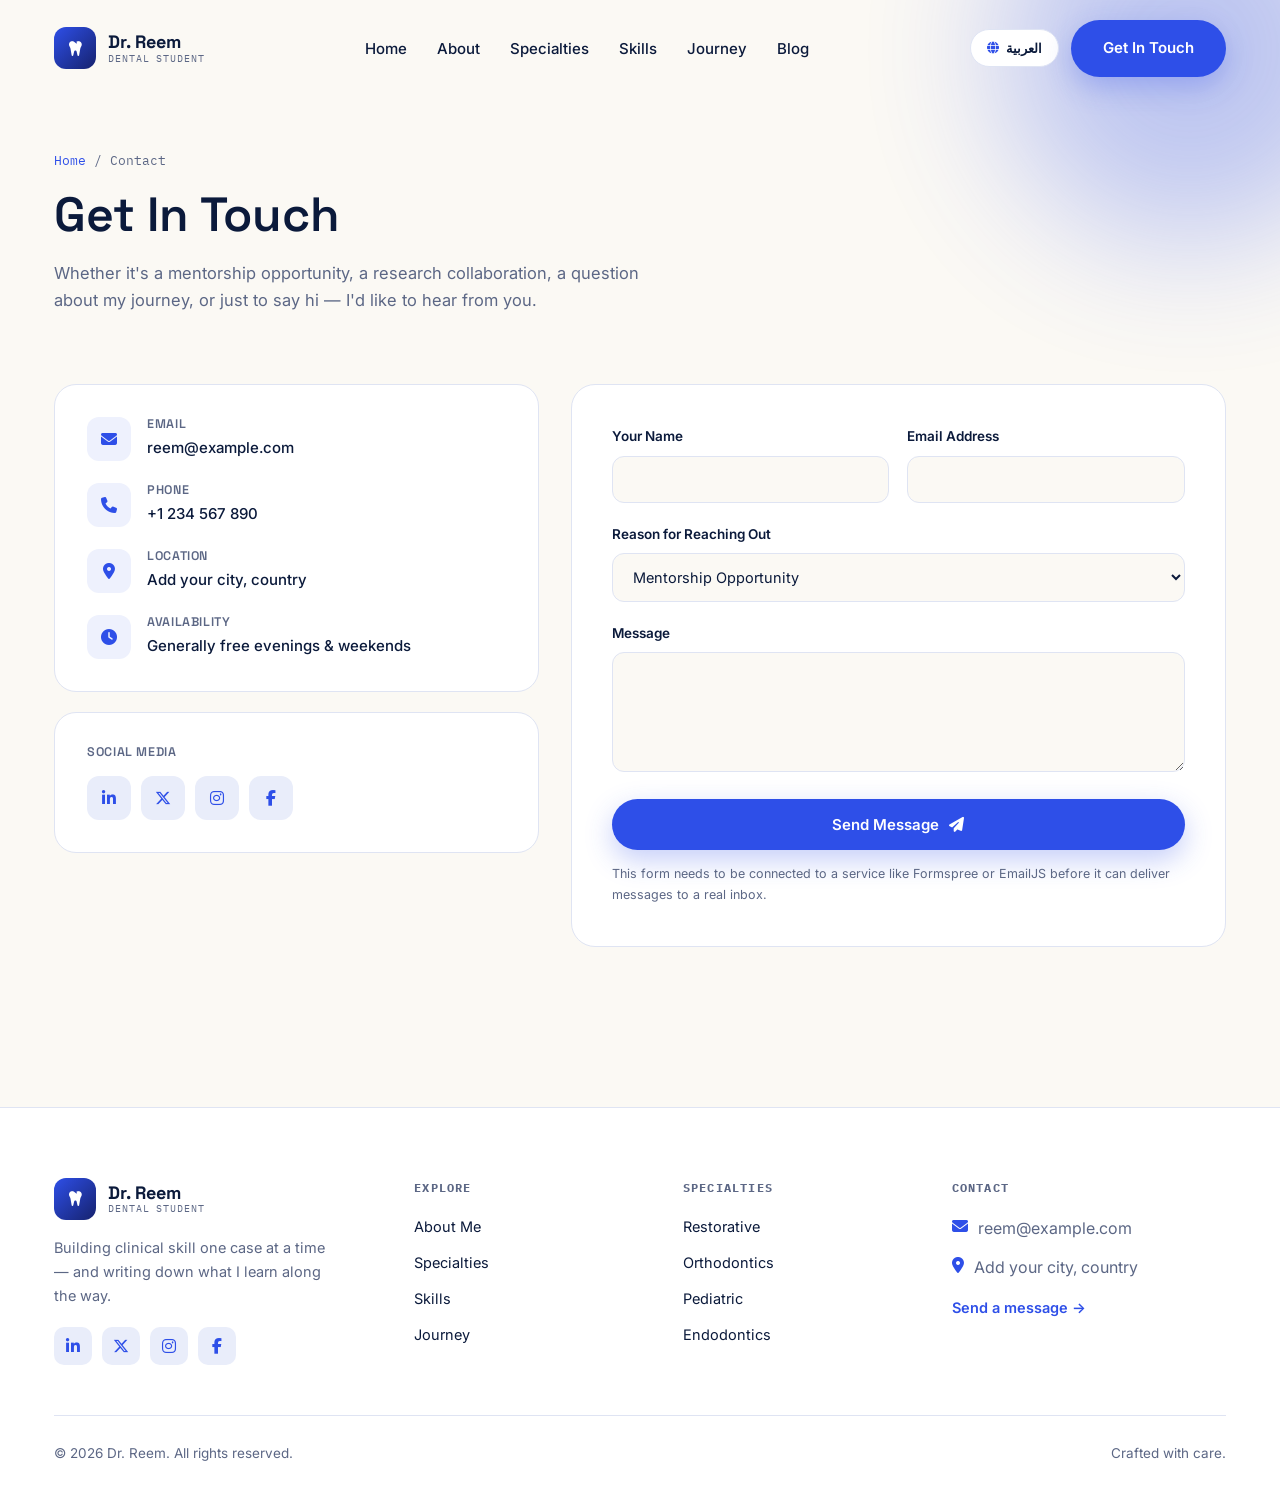
<file: contact.html>
<!DOCTYPE html>
<html lang="en" data-title-en="Get In Touch | Dr. Reem — Dental Student" data-title-ar="تواصل معي | د. ريم - طالبة طب أسنان">
<head>
<meta charset="UTF-8">
<meta name="viewport" content="width=device-width, initial-scale=1.0">
<title>Get In Touch | Dr. Reem — Dental Student</title>
<meta name="description" content="Reach out to Dr. Reem for mentorship opportunities, research collaboration, or just to say hello.">
<link rel="preconnect" href="https://fonts.googleapis.com">
<link rel="preconnect" href="https://fonts.gstatic.com" crossorigin>
<link href="https://fonts.googleapis.com/css2?family=Space+Grotesk:wght@500;600;700&family=Inter:wght@400;500;600;700&family=IBM+Plex+Mono:wght@500;600&family=Cairo:wght@600;700;800&family=IBM+Plex+Sans+Arabic:wght@400;500;600;700&display=swap" rel="stylesheet">
<link rel="stylesheet" href="https://cdnjs.cloudflare.com/ajax/libs/font-awesome/6.5.1/css/all.min.css">
<style>
  :root{
    --ink:#0B1A3B; --blue:#2E4FE8; --blue-dark:#16226E; --blue-pale:#EEF1FD;
    --enamel:#FBF9F4; --mist:#E9EDFA; --amber:#F0A93A; --amber-dark:#C98613;
    --chart-red:#C1443B; --gray:#5C6785; --border:#DFE4F3; --white:#FFFFFF;
  }
  *,*::before,*::after{box-sizing:border-box;margin:0;padding:0;}
  html{scroll-behavior:smooth;}
  body{font-family:'Inter',sans-serif;color:var(--ink);background:var(--enamel);line-height:1.65;-webkit-font-smoothing:antialiased;overflow-x:hidden;}
  img{max-width:100%;display:block;}
  a{text-decoration:none;color:inherit;}
  ul{list-style:none;}
  button{font-family:inherit;cursor:pointer;}
  h1,h2,h3,h4{font-family:'Space Grotesk',sans-serif;color:var(--ink);line-height:1.15;font-weight:600;}
  .mono{font-family:'IBM Plex Mono',monospace;}
  :focus-visible{outline:2px solid var(--blue);outline-offset:3px;}
  @media(prefers-reduced-motion:reduce){*{animation-duration:.01ms !important;animation-iteration-count:1 !important;transition-duration:.01ms !important;scroll-behavior:auto !important;}}

  [dir="rtl"] body{font-family:'IBM Plex Sans Arabic',sans-serif;}
  [dir="rtl"] h1,[dir="rtl"] h2,[dir="rtl"] h3,[dir="rtl"] h4,[dir="rtl"] .logo-text strong{font-family:'Cairo',sans-serif;}
  [dir="rtl"] .fa-arrow-right{transform:scaleX(-1);}

  .container{max-width:1220px;margin:0 auto;padding:0 24px;}
  .section{padding:100px 0;}
  .eyebrow{font-family:'IBM Plex Mono',monospace;font-size:12.5px;letter-spacing:.14em;text-transform:uppercase;color:var(--blue);font-weight:600;display:inline-flex;align-items:center;gap:10px;margin-bottom:18px;}
  [dir="rtl"] .eyebrow{letter-spacing:0;}
  .eyebrow::before{content:'';width:22px;height:2px;background:var(--amber);}

  .btn{display:inline-flex;align-items:center;justify-content:center;gap:10px;padding:16px 32px;border-radius:100px;font-weight:600;font-size:15px;transition:all .3s cubic-bezier(.4,0,.2,1);border:none;}
  .btn-primary{background:var(--blue);color:#fff;box-shadow:0 10px 28px rgba(46,79,232,.28);}
  .btn-primary:hover{background:var(--blue-dark);transform:translateY(-2px);box-shadow:0 14px 34px rgba(46,79,232,.36);}

  .navbar{position:fixed;top:0;left:0;right:0;z-index:1000;padding:20px 0;transition:all .3s ease;}
  .navbar.scrolled{padding:14px 0;background:rgba(251,249,244,.9);backdrop-filter:blur(14px);box-shadow:0 4px 24px rgba(11,26,59,.07);}
  .nav-container{max-width:1220px;margin:0 auto;padding:0 24px;display:flex;align-items:center;justify-content:space-between;flex-wrap:wrap;row-gap:14px;}
  .logo{display:flex;align-items:center;gap:12px;}
  .logo-mark{width:42px;height:42px;border-radius:12px;background:linear-gradient(135deg,var(--blue),var(--blue-dark));display:flex;align-items:center;justify-content:center;color:#fff;font-size:17px;flex-shrink:0;}
  .logo-text{display:flex;flex-direction:column;line-height:1.15;}
  .logo-text strong{font-family:'Space Grotesk';font-size:18px;font-weight:700;}
  .logo-text small{font-family:'IBM Plex Mono';font-size:10px;letter-spacing:.09em;color:var(--gray);text-transform:uppercase;}
  [dir="rtl"] .logo-text small{letter-spacing:0;}
  .nav-links{display:flex;flex-wrap:wrap;gap:30px;order:3;width:100%;justify-content:center;padding-top:14px;border-top:1px solid var(--border);}
  .nav-links a{font-size:15px;font-weight:500;position:relative;padding:6px 0;}
  .nav-links a::after{content:'';position:absolute;bottom:0;left:0;width:0;height:2px;background:var(--blue);transition:width .3s;}
  .nav-links a:hover::after,.nav-links a.active::after{width:100%;}
  .nav-links a.active{color:var(--blue);}
  .nav-actions{display:flex;align-items:center;gap:12px;}
  .lang-toggle{display:inline-flex;align-items:center;gap:7px;padding:10px 16px;border-radius:100px;border:1.5px solid var(--border);background:#fff;font-size:13px;font-weight:600;color:var(--ink);white-space:nowrap;transition:all .25s;}
  .lang-toggle:hover{border-color:var(--blue);color:var(--blue);}
  .lang-toggle i{font-size:12px;color:var(--blue);}
  @media(min-width:961px){.nav-links{width:auto;order:0;border-top:none;padding-top:0;justify-content:flex-start;}}
  @media(max-width:960px){.page-header{padding-top:190px;}}
  @media(max-width:520px){
    .logo-mark{width:36px;height:36px;font-size:15px;}
    .logo-text strong{font-size:16px;}
    .logo-text small{font-size:9px;}
    .nav-actions{gap:8px;}
    .lang-toggle{padding:8px 12px;font-size:11.5px;}
    .btn-primary.nav-cta-desktop{padding:10px 16px;font-size:12.5px;}
    .nav-links{gap:8px 16px;}
    .nav-links a{font-size:13px;}
  }

  .reveal{opacity:0;transform:translateY(26px);transition:opacity .7s cubic-bezier(.4,0,.2,1),transform .7s cubic-bezier(.4,0,.2,1);}
  .reveal.visible{opacity:1;transform:translateY(0);}

  .page-header{padding:150px 0 50px;position:relative;}
  .breadcrumb{font-family:'IBM Plex Mono';font-size:12.5px;color:var(--gray);margin-bottom:16px;}
  .breadcrumb a{color:var(--blue);}
  .page-header h1{font-size:clamp(32px,4.5vw,48px);margin-bottom:18px;}
  .page-header p{color:var(--gray);font-size:16.5px;max-width:620px;}
  .blob{position:absolute;border-radius:50%;filter:blur(70px);z-index:-1;opacity:.3;}
  .blob-a{width:380px;height:380px;background:var(--blue);top:-140px;right:-100px;}

  .contact-grid{display:grid;grid-template-columns:.85fr 1.15fr;gap:32px;align-items:start;}
  .info-card{background:#fff;border:1px solid var(--border);border-radius:22px;padding:32px;margin-bottom:20px;}
  .info-item{display:flex;gap:16px;margin-bottom:22px;}
  .info-item:last-child{margin-bottom:0;}
  .info-item i{width:44px;height:44px;border-radius:12px;background:var(--blue-pale);color:var(--blue);display:flex;align-items:center;justify-content:center;font-size:16px;flex-shrink:0;}
  .info-item h4{font-size:12.5px;color:var(--gray);margin-bottom:4px;text-transform:uppercase;letter-spacing:.05em;}
  [dir="rtl"] .info-item h4{letter-spacing:0;}
  .info-item p{font-size:15px;font-weight:500;}
  .social-card{display:flex;gap:10px;}
  .social-card a{width:44px;height:44px;border-radius:12px;background:var(--mist);display:flex;align-items:center;justify-content:center;color:var(--blue);transition:all .25s;}
  .social-card a:hover{background:var(--blue);color:#fff;}

  .form-card{background:#fff;border:1px solid var(--border);border-radius:24px;padding:40px;}
  .form-row{display:grid;grid-template-columns:1fr 1fr;gap:18px;}
  .form-group{margin-bottom:20px;}
  .form-group label{display:block;font-size:13.5px;font-weight:600;margin-bottom:8px;}
  .form-group input,.form-group select,.form-group textarea{width:100%;padding:14px 16px;border:1.5px solid var(--border);border-radius:12px;font-family:'Inter',sans-serif;font-size:14.5px;background:var(--enamel);transition:border-color .25s;color:var(--ink);}
  [dir="rtl"] .form-group input,[dir="rtl"] .form-group select,[dir="rtl"] .form-group textarea{font-family:'IBM Plex Sans Arabic',sans-serif;}
  .form-group input:focus,.form-group select:focus,.form-group textarea:focus{outline:none;border-color:var(--blue);background:#fff;}
  .form-group textarea{resize:vertical;min-height:120px;}
  .form-msg{margin-top:18px;font-size:14px;padding:14px 18px;border-radius:12px;display:none;background:rgba(46,79,232,.08);color:var(--blue-dark);}
  .form-msg.show{display:block;}
  .form-note{font-size:12.5px;color:var(--gray);margin-top:14px;}
  @media(max-width:900px){.contact-grid{grid-template-columns:1fr;}}
  @media(max-width:560px){.form-row{grid-template-columns:1fr;}}

  footer{background:#fff;border-top:1px solid var(--border);padding:70px 0 30px;margin-top:60px;}
  .footer-grid{display:grid;grid-template-columns:1.4fr 1fr 1fr 1.2fr;gap:40px;margin-bottom:50px;}
  .footer-about p{color:var(--gray);font-size:14.5px;margin:16px 0 20px;max-width:280px;}
  .social-row{display:flex;gap:10px;}
  .social-row a{width:38px;height:38px;border-radius:10px;background:var(--mist);display:flex;align-items:center;justify-content:center;color:var(--blue);transition:all .25s;}
  .social-row a:hover{background:var(--blue);color:#fff;}
  .footer-col h5{font-family:'IBM Plex Mono';font-size:12px;letter-spacing:.1em;text-transform:uppercase;color:var(--gray);margin-bottom:18px;}
  [dir="rtl"] .footer-col h5{letter-spacing:0;}
  .footer-col a{display:block;font-size:14.5px;color:var(--ink);margin-bottom:12px;}
  .footer-col a:hover{color:var(--blue);}
  .footer-col .contact-line{display:flex;gap:10px;color:var(--gray);}
  .footer-col .contact-line i{color:var(--blue);margin-top:3px;}
  .footer-bottom{border-top:1px solid var(--border);padding-top:26px;display:flex;justify-content:space-between;flex-wrap:wrap;gap:10px;font-size:13.5px;color:var(--gray);}
  @media(max-width:900px){.footer-grid{grid-template-columns:1fr 1fr;}}
  @media(max-width:640px){.footer-grid{grid-template-columns:1fr;}}
</style>
</head>
<body>

<nav class="navbar" id="navbar">
  <div class="nav-container">
    <a href="index.html" class="logo">
      <span class="logo-mark"><i class="fa-solid fa-tooth"></i></span>
      <span class="logo-text"><strong>Dr. Reem</strong><small data-en="Dental Student" data-ar="طالبة طب أسنان">Dental Student</small></span>
    </a>
    <ul class="nav-links">
      <li><a href="index.html" data-en="Home" data-ar="الرئيسية">Home</a></li>
      <li><a href="about.html" data-en="About" data-ar="عني">About</a></li>
      <li><a href="specialties.html" data-en="Specialties" data-ar="التخصصات">Specialties</a></li>
      <li><a href="skills.html" data-en="Skills" data-ar="المهارات">Skills</a></li>
      <li><a href="journey.html" data-en="Journey" data-ar="مسيرتي">Journey</a></li>
      <li><a href="blog.html" data-en="Blog" data-ar="المدونة">Blog</a></li>
    </ul>
    <div class="nav-actions">
      <button class="lang-toggle" id="langToggle" aria-label="Switch language"><i class="fa-solid fa-globe"></i><span id="langLabel">العربية</span></button>
      <a href="contact.html" class="btn btn-primary nav-cta-desktop" data-en="Get In Touch" data-ar="تواصل معي">Get In Touch</a>
    </div>
  </div>
</nav>

<section class="page-header">
  <div class="blob blob-a"></div>
  <div class="container">
    <div class="breadcrumb"><a href="index.html" data-en="Home" data-ar="الرئيسية">Home</a> / <span data-en="Contact" data-ar="تواصل">Contact</span></div>
    <h1 data-en="Get In Touch" data-ar="تواصل معي">Get In Touch</h1>
    <p data-en="Whether it's a mentorship opportunity, a research collaboration, a question about my journey, or just to say hi — I'd like to hear from you." data-ar="سواء كانت فرصة توجيه، أو تعاونًا بحثيًا، أو سؤالًا عن مسيرتي، أو مجرد إلقاء تحية - يسعدني أن أسمع منك.">Whether it's a mentorship opportunity, a research collaboration, a question about my journey, or just to say hi — I'd like to hear from you.</p>
  </div>
</section>

<section class="section" style="padding-top:20px;">
  <div class="container">
    <div class="contact-grid">
      <div class="reveal">
        <div class="info-card">
          <!-- Replace these placeholders with your real contact details -->
          <div class="info-item">
            <i class="fa-solid fa-envelope"></i>
            <div><h4 data-en="Email" data-ar="البريد الإلكتروني">Email</h4><p>reem@example.com</p></div>
          </div>
          <div class="info-item">
            <i class="fa-solid fa-phone"></i>
            <div><h4 data-en="Phone" data-ar="الهاتف">Phone</h4><p>+1 234 567 890</p></div>
          </div>
          <div class="info-item">
            <i class="fa-solid fa-location-dot"></i>
            <div><h4 data-en="Location" data-ar="الموقع">Location</h4><p data-en="Add your city, country" data-ar="أضيفي مدينتك ودولتك">Add your city, country</p></div>
          </div>
          <div class="info-item">
            <i class="fa-solid fa-clock"></i>
            <div><h4 data-en="Availability" data-ar="أوقات التواصل">Availability</h4><p data-en="Generally free evenings & weekends" data-ar="متاحة عادة في المساء وعطلات نهاية الأسبوع">Generally free evenings & weekends</p></div>
          </div>
        </div>
        <div class="info-card">
          <h4 style="font-size:12.5px;color:var(--gray);text-transform:uppercase;letter-spacing:.05em;margin-bottom:16px;" data-en="Social Media" data-ar="وسائل التواصل الاجتماعي">Social Media</h4>
          <div class="social-card">
            <a href="#" aria-label="LinkedIn"><i class="fa-brands fa-linkedin-in"></i></a>
            <a href="#" aria-label="X"><i class="fa-brands fa-x-twitter"></i></a>
            <a href="#" aria-label="Instagram"><i class="fa-brands fa-instagram"></i></a>
            <a href="#" aria-label="Facebook"><i class="fa-brands fa-facebook-f"></i></a>
          </div>
        </div>
      </div>

      <div class="form-card reveal">
        <form id="contactForm">
          <div class="form-row">
            <div class="form-group">
              <label for="name" data-en="Your Name" data-ar="اسمك">Your Name</label>
              <input type="text" id="name" required>
            </div>
            <div class="form-group">
              <label for="email" data-en="Email Address" data-ar="البريد الإلكتروني">Email Address</label>
              <input type="email" id="email" required>
            </div>
          </div>
          <div class="form-group">
            <label for="reason" data-en="Reason for Reaching Out" data-ar="سبب التواصل">Reason for Reaching Out</label>
            <select id="reason">
              <option data-en="Mentorship Opportunity" data-ar="فرصة توجيه">Mentorship Opportunity</option>
              <option data-en="Research Collaboration" data-ar="تعاون بحثي">Research Collaboration</option>
              <option data-en="Study Group" data-ar="مجموعة دراسية">Study Group</option>
              <option data-en="General Inquiry" data-ar="استفسار عام">General Inquiry</option>
              <option data-en="Other" data-ar="أخرى">Other</option>
            </select>
          </div>
          <div class="form-group">
            <label for="message" data-en="Message" data-ar="الرسالة">Message</label>
            <textarea id="message" required></textarea>
          </div>
          <button type="submit" class="btn btn-primary" style="width:100%;"><span data-en="Send Message" data-ar="إرسال الرسالة">Send Message</span> <i class="fa-solid fa-paper-plane"></i></button>
          <div class="form-msg" id="formMsg"></div>
          <!-- This form is front-end only. Connect it to a service like Formspree or EmailJS so messages actually reach your inbox. -->
          <p class="form-note" data-en="This form needs to be connected to a service like Formspree or EmailJS before it can deliver messages to a real inbox." data-ar="يحتاج هذا النموذج إلى ربطه بخدمة مثل Formspree أو EmailJS حتى تصل الرسائل فعليًا إلى صندوق بريد حقيقي.">This form needs to be connected to a service like Formspree or EmailJS before it can deliver messages to a real inbox.</p>
        </form>
      </div>
    </div>
  </div>
</section>

<footer>
  <div class="container">
    <div class="footer-grid">
      <div class="footer-about">
        <a href="index.html" class="logo">
          <span class="logo-mark"><i class="fa-solid fa-tooth"></i></span>
          <span class="logo-text"><strong>Dr. Reem</strong><small data-en="Dental Student" data-ar="طالبة طب أسنان">Dental Student</small></span>
        </a>
        <p data-en="Building clinical skill one case at a time — and writing down what I learn along the way." data-ar="أبني مهاراتي السريرية حالة تلو الأخرى، وأدوّن كل ما أتعلمه في الطريق.">Building clinical skill one case at a time — and writing down what I learn along the way.</p>
        <div class="social-row">
          <a href="#" aria-label="LinkedIn"><i class="fa-brands fa-linkedin-in"></i></a>
          <a href="#" aria-label="X"><i class="fa-brands fa-x-twitter"></i></a>
          <a href="#" aria-label="Instagram"><i class="fa-brands fa-instagram"></i></a>
          <a href="#" aria-label="Facebook"><i class="fa-brands fa-facebook-f"></i></a>
        </div>
      </div>
      <div class="footer-col">
        <h5 data-en="Explore" data-ar="استكشاف">Explore</h5>
        <a href="about.html" data-en="About Me" data-ar="عني">About Me</a>
        <a href="specialties.html" data-en="Specialties" data-ar="التخصصات">Specialties</a>
        <a href="skills.html" data-en="Skills" data-ar="المهارات">Skills</a>
        <a href="journey.html" data-en="Journey" data-ar="مسيرتي">Journey</a>
      </div>
      <div class="footer-col">
        <h5 data-en="Specialties" data-ar="التخصصات">Specialties</h5>
        <a href="specialties.html" data-en="Restorative" data-ar="الترميمي">Restorative</a>
        <a href="specialties.html" data-en="Orthodontics" data-ar="التقويم">Orthodontics</a>
        <a href="specialties.html" data-en="Pediatric" data-ar="طب الأطفال">Pediatric</a>
        <a href="specialties.html" data-en="Endodontics" data-ar="علاج الجذور">Endodontics</a>
      </div>
      <div class="footer-col">
        <h5 data-en="Contact" data-ar="التواصل">Contact</h5>
        <div class="contact-line"><i class="fa-solid fa-envelope"></i><span>reem@example.com</span></div>
        <div class="contact-line" style="margin-top:12px;"><i class="fa-solid fa-location-dot"></i><span data-en="Add your city, country" data-ar="أضيفي مدينتك ودولتك">Add your city, country</span></div>
        <a href="contact.html" style="margin-top:16px;color:var(--blue);font-weight:600;"><span data-en="Send a message" data-ar="إرسال رسالة">Send a message</span> →</a>
      </div>
    </div>
    <div class="footer-bottom">
      <span data-en="© 2026 Dr. Reem. All rights reserved." data-ar="© 2026 د. ريم. جميع الحقوق محفوظة.">© 2026 Dr. Reem. All rights reserved.</span>
      <span data-en="Crafted with care." data-ar="صُمم بعناية.">Crafted with care.</span>
    </div>
  </div>
</footer>

<script>
  const navbar = document.getElementById('navbar');
  window.addEventListener('scroll', ()=> navbar.classList.toggle('scrolled', window.scrollY > 30));

  const io = new IntersectionObserver((entries)=>{
    entries.forEach(e=>{ if(e.isIntersecting){ e.target.classList.add('visible'); io.unobserve(e.target); } });
  },{threshold:.15});
  document.querySelectorAll('.reveal').forEach(el=>io.observe(el));

  const form = document.getElementById('contactForm');
  const formMsg = document.getElementById('formMsg');
  form.addEventListener('submit', function(e){
    e.preventDefault();
    const lang = document.documentElement.lang === 'ar' ? 'ar' : 'en';
    formMsg.textContent = lang === 'ar'
      ? 'شكرًا لتواصلك - سأردّ عليك في أقرب وقت ممكن!'
      : "Thanks for reaching out — I'll get back to you as soon as I can!";
    formMsg.classList.add('show');
    form.reset();
  });

  (function(){
    const root = document.documentElement;
    function applyLanguage(lang){
      root.lang = lang;
      root.dir = lang === 'ar' ? 'rtl' : 'ltr';
      document.querySelectorAll('[data-en]').forEach(el=>{
        const val = lang === 'ar' ? el.getAttribute('data-ar') : el.getAttribute('data-en');
        if(val !== null) el.textContent = val;
      });
      const label = document.getElementById('langLabel');
      if(label) label.textContent = lang === 'ar' ? 'English' : 'العربية';
      const t = root.getAttribute(lang==='ar' ? 'data-title-ar' : 'data-title-en');
      if(t) document.title = t;
      formMsg.classList.remove('show');
      try{ localStorage.setItem('siteLang', lang); }catch(e){}
    }
    let saved = null;
    try{ saved = localStorage.getItem('siteLang'); }catch(e){}
    const browserAr = navigator.language && navigator.language.toLowerCase().indexOf('ar') === 0;
    applyLanguage(saved || (browserAr ? 'ar' : 'en'));
    const toggle = document.getElementById('langToggle');
    if(toggle) toggle.addEventListener('click', function(){
      applyLanguage(root.lang === 'ar' ? 'en' : 'ar');
    });
  })();
</script>
</body>
</html>
</file>
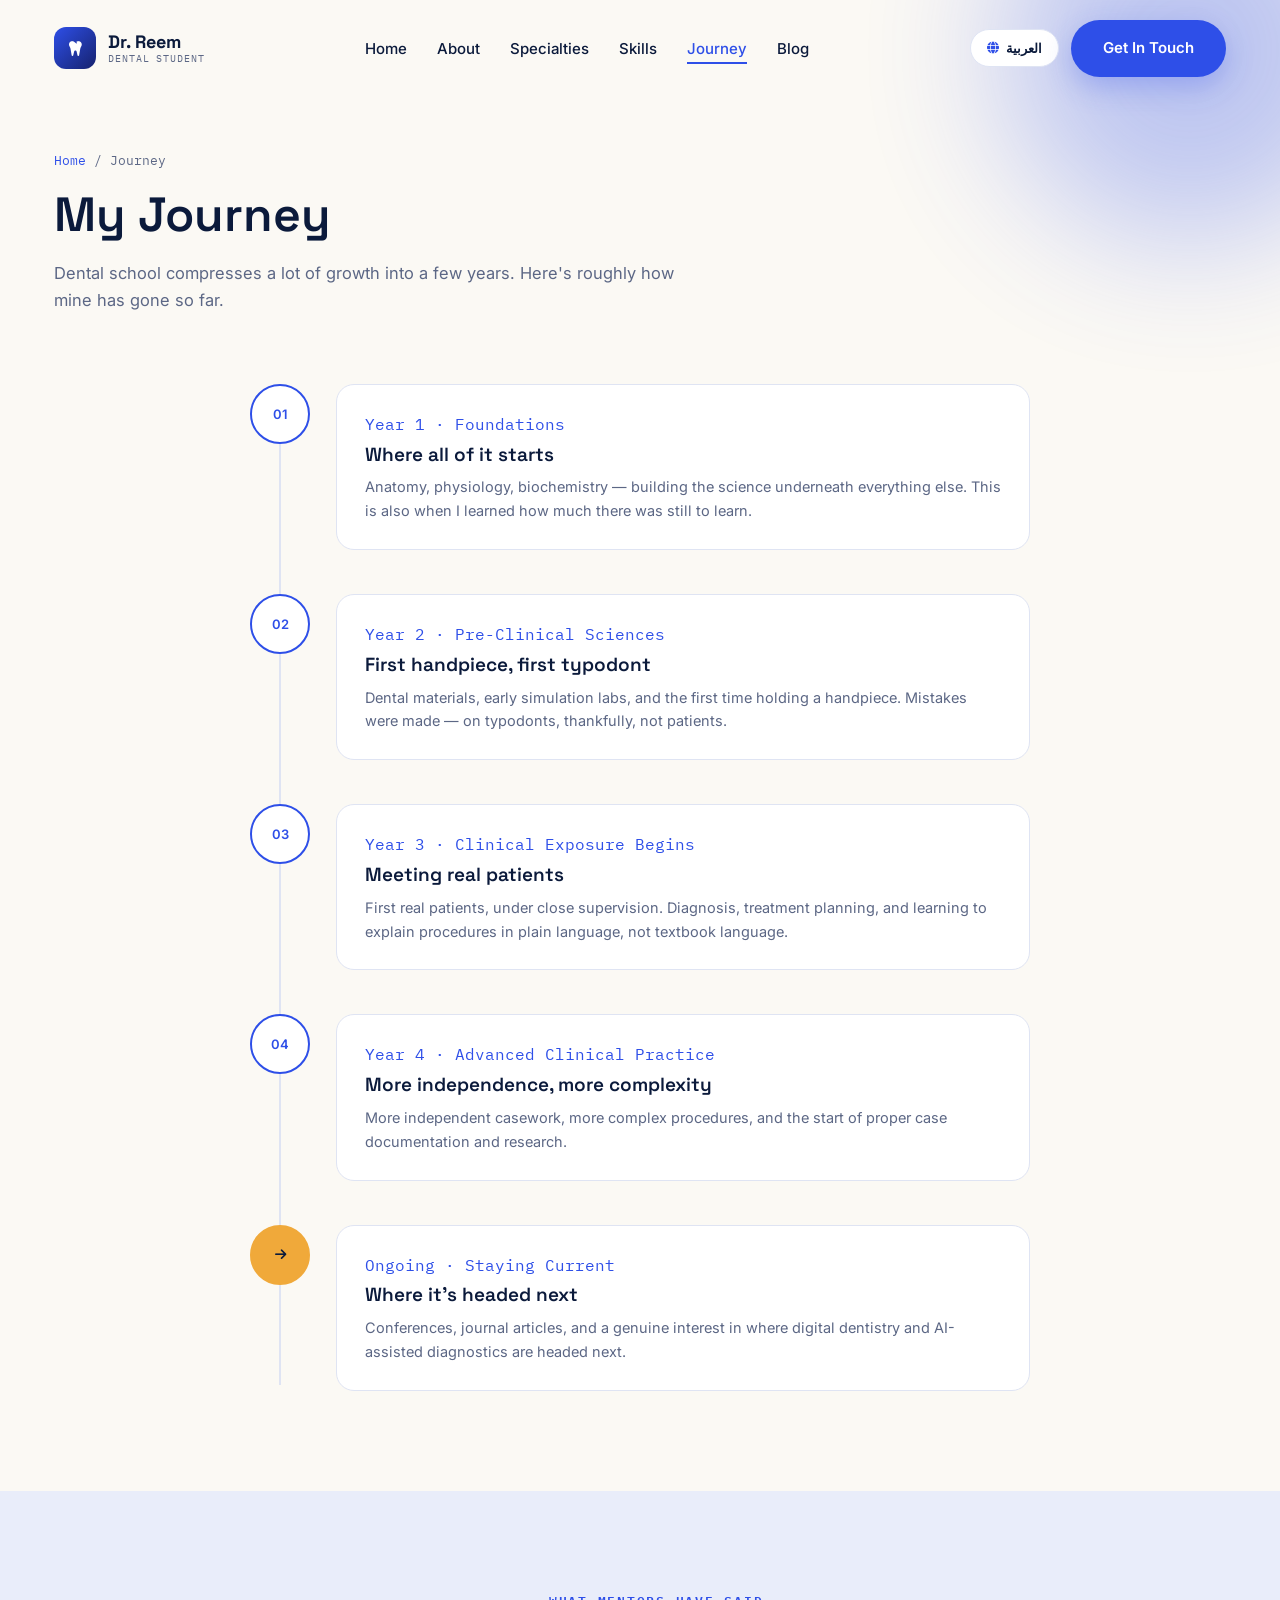
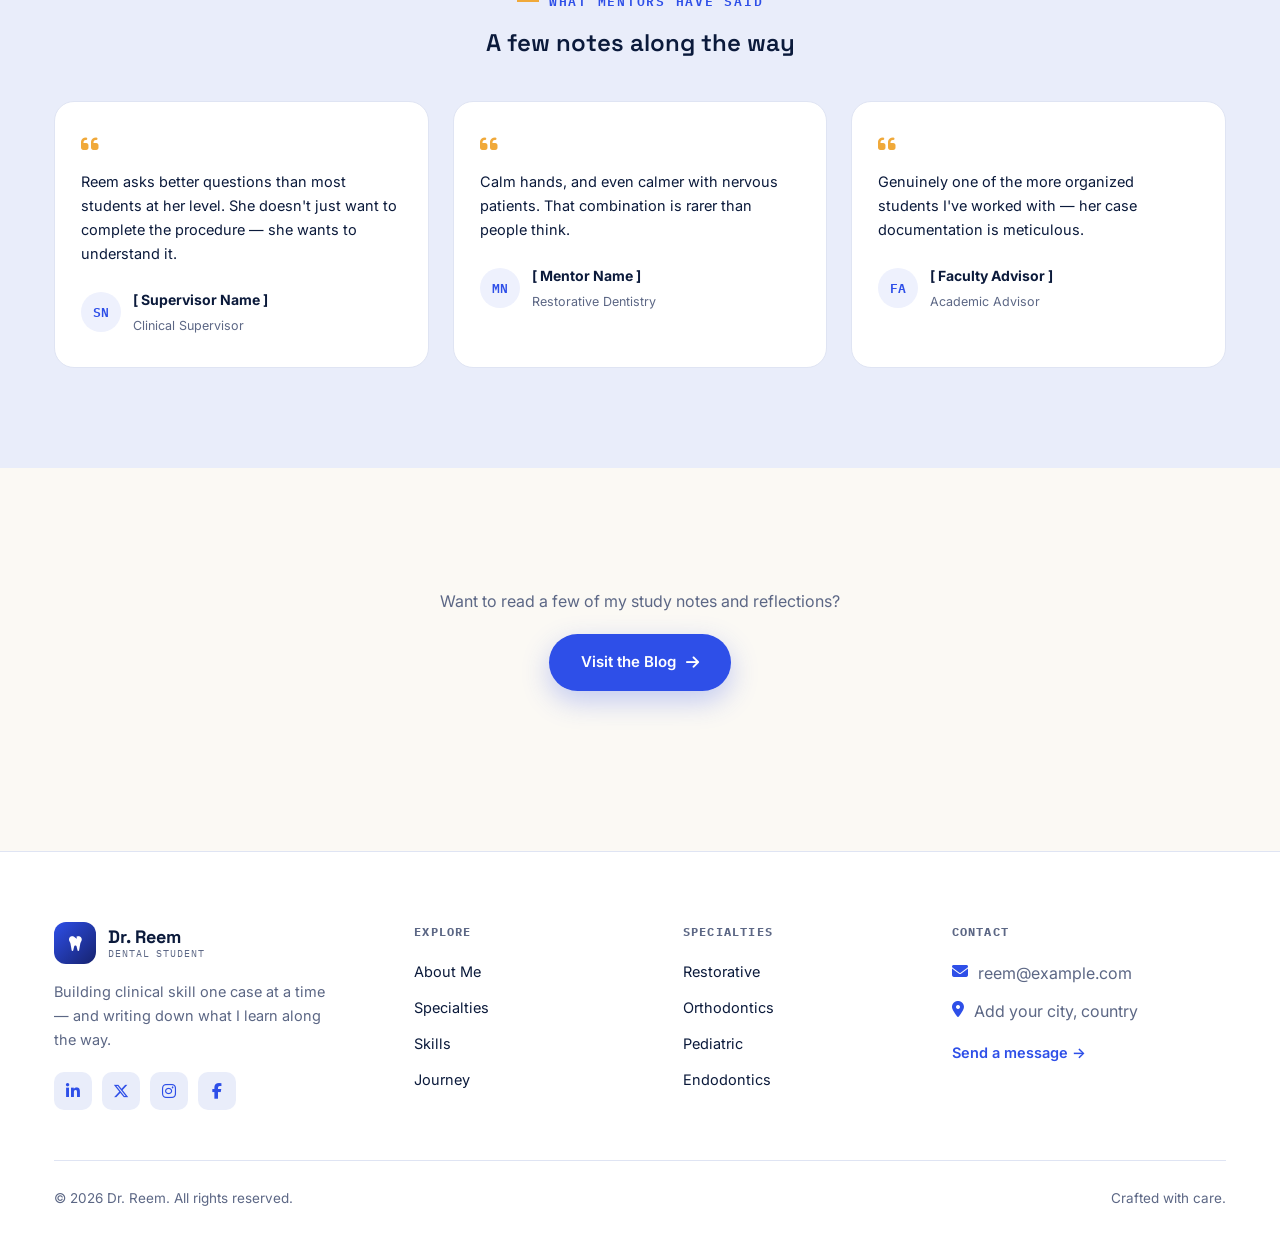
<file: journey.html>
<!DOCTYPE html>
<html lang="en" data-title-en="My Journey | Dr. Reem — Dental Student" data-title-ar="مسيرتي | د. ريم - طالبة طب أسنان">
<head>
<meta charset="UTF-8">
<meta name="viewport" content="width=device-width, initial-scale=1.0">
<title>My Journey | Dr. Reem — Dental Student</title>
<meta name="description" content="A year-by-year look at Dr. Reem's dental school journey, from foundational sciences to advanced clinical practice.">
<link rel="preconnect" href="https://fonts.googleapis.com">
<link rel="preconnect" href="https://fonts.gstatic.com" crossorigin>
<link href="https://fonts.googleapis.com/css2?family=Space+Grotesk:wght@500;600;700&family=Inter:wght@400;500;600;700&family=IBM+Plex+Mono:wght@500;600&family=Cairo:wght@600;700;800&family=IBM+Plex+Sans+Arabic:wght@400;500;600;700&display=swap" rel="stylesheet">
<link rel="stylesheet" href="https://cdnjs.cloudflare.com/ajax/libs/font-awesome/6.5.1/css/all.min.css">
<style>
  :root{
    --ink:#0B1A3B; --blue:#2E4FE8; --blue-dark:#16226E; --blue-pale:#EEF1FD;
    --enamel:#FBF9F4; --mist:#E9EDFA; --amber:#F0A93A; --amber-dark:#C98613;
    --chart-red:#C1443B; --gray:#5C6785; --border:#DFE4F3; --white:#FFFFFF;
  }
  *,*::before,*::after{box-sizing:border-box;margin:0;padding:0;}
  html{scroll-behavior:smooth;}
  body{font-family:'Inter',sans-serif;color:var(--ink);background:var(--enamel);line-height:1.65;-webkit-font-smoothing:antialiased;overflow-x:hidden;}
  img{max-width:100%;display:block;}
  a{text-decoration:none;color:inherit;}
  ul{list-style:none;}
  button{font-family:inherit;cursor:pointer;}
  h1,h2,h3,h4{font-family:'Space Grotesk',sans-serif;color:var(--ink);line-height:1.15;font-weight:600;}
  .mono{font-family:'IBM Plex Mono',monospace;}
  :focus-visible{outline:2px solid var(--blue);outline-offset:3px;}
  @media(prefers-reduced-motion:reduce){*{animation-duration:.01ms !important;animation-iteration-count:1 !important;transition-duration:.01ms !important;scroll-behavior:auto !important;}}

  [dir="rtl"] body{font-family:'IBM Plex Sans Arabic',sans-serif;}
  [dir="rtl"] h1,[dir="rtl"] h2,[dir="rtl"] h3,[dir="rtl"] h4,[dir="rtl"] .logo-text strong{font-family:'Cairo',sans-serif;}
  [dir="rtl"] .fa-arrow-right{transform:scaleX(-1);}

  .container{max-width:1220px;margin:0 auto;padding:0 24px;}
  .section{padding:100px 0;}
  .section-alt{background:var(--mist);}
  .eyebrow{font-family:'IBM Plex Mono',monospace;font-size:12.5px;letter-spacing:.14em;text-transform:uppercase;color:var(--blue);font-weight:600;display:inline-flex;align-items:center;gap:10px;margin-bottom:18px;}
  [dir="rtl"] .eyebrow{letter-spacing:0;}
  .eyebrow::before{content:'';width:22px;height:2px;background:var(--amber);}

  .btn{display:inline-flex;align-items:center;gap:10px;padding:16px 32px;border-radius:100px;font-weight:600;font-size:15px;transition:all .3s cubic-bezier(.4,0,.2,1);border:none;}
  .btn-primary{background:var(--blue);color:#fff;box-shadow:0 10px 28px rgba(46,79,232,.28);}
  .btn-primary:hover{background:var(--blue-dark);transform:translateY(-2px);box-shadow:0 14px 34px rgba(46,79,232,.36);}

  .navbar{position:fixed;top:0;left:0;right:0;z-index:1000;padding:20px 0;transition:all .3s ease;}
  .navbar.scrolled{padding:14px 0;background:rgba(251,249,244,.9);backdrop-filter:blur(14px);box-shadow:0 4px 24px rgba(11,26,59,.07);}
  .nav-container{max-width:1220px;margin:0 auto;padding:0 24px;display:flex;align-items:center;justify-content:space-between;flex-wrap:wrap;row-gap:14px;}
  .logo{display:flex;align-items:center;gap:12px;}
  .logo-mark{width:42px;height:42px;border-radius:12px;background:linear-gradient(135deg,var(--blue),var(--blue-dark));display:flex;align-items:center;justify-content:center;color:#fff;font-size:17px;flex-shrink:0;}
  .logo-text{display:flex;flex-direction:column;line-height:1.15;}
  .logo-text strong{font-family:'Space Grotesk';font-size:18px;font-weight:700;}
  .logo-text small{font-family:'IBM Plex Mono';font-size:10px;letter-spacing:.09em;color:var(--gray);text-transform:uppercase;}
  [dir="rtl"] .logo-text small{letter-spacing:0;}
  .nav-links{display:flex;flex-wrap:wrap;gap:30px;order:3;width:100%;justify-content:center;padding-top:14px;border-top:1px solid var(--border);}
  .nav-links a{font-size:15px;font-weight:500;position:relative;padding:6px 0;}
  .nav-links a::after{content:'';position:absolute;bottom:0;left:0;width:0;height:2px;background:var(--blue);transition:width .3s;}
  .nav-links a:hover::after,.nav-links a.active::after{width:100%;}
  .nav-links a.active{color:var(--blue);}
  .nav-actions{display:flex;align-items:center;gap:12px;}
  .lang-toggle{display:inline-flex;align-items:center;gap:7px;padding:10px 16px;border-radius:100px;border:1.5px solid var(--border);background:#fff;font-size:13px;font-weight:600;color:var(--ink);white-space:nowrap;transition:all .25s;}
  .lang-toggle:hover{border-color:var(--blue);color:var(--blue);}
  .lang-toggle i{font-size:12px;color:var(--blue);}
  @media(min-width:961px){.nav-links{width:auto;order:0;border-top:none;padding-top:0;justify-content:flex-start;}}
  @media(max-width:960px){.page-header{padding-top:190px;}}
  @media(max-width:520px){
    .logo-mark{width:36px;height:36px;font-size:15px;}
    .logo-text strong{font-size:16px;}
    .logo-text small{font-size:9px;}
    .nav-actions{gap:8px;}
    .lang-toggle{padding:8px 12px;font-size:11.5px;}
    .btn-primary.nav-cta-desktop{padding:10px 16px;font-size:12.5px;}
    .nav-links{gap:8px 16px;}
    .nav-links a{font-size:13px;}
  }

  .reveal{opacity:0;transform:translateY(26px);transition:opacity .7s cubic-bezier(.4,0,.2,1),transform .7s cubic-bezier(.4,0,.2,1);}
  .reveal.visible{opacity:1;transform:translateY(0);}

  .page-header{padding:150px 0 50px;position:relative;}
  .breadcrumb{font-family:'IBM Plex Mono';font-size:12.5px;color:var(--gray);margin-bottom:16px;}
  .breadcrumb a{color:var(--blue);}
  .page-header h1{font-size:clamp(32px,4.5vw,48px);margin-bottom:18px;}
  .page-header p{color:var(--gray);font-size:16.5px;max-width:620px;}
  .blob{position:absolute;border-radius:50%;filter:blur(70px);z-index:-1;opacity:.3;}
  .blob-a{width:380px;height:380px;background:var(--blue);top:-140px;right:-100px;}

  .timeline{position:relative;max-width:780px;margin:0 auto;}
  .timeline::before{content:'';position:absolute;left:29px;top:6px;bottom:6px;width:2px;background:var(--border);}
  [dir="rtl"] .timeline::before{left:auto;right:29px;}
  .timeline-item{display:flex;gap:26px;margin-bottom:44px;position:relative;}
  .timeline-item:last-child{margin-bottom:0;}
  .timeline-marker{width:60px;height:60px;border-radius:50%;background:#fff;border:2px solid var(--blue);display:flex;align-items:center;justify-content:center;flex-shrink:0;z-index:1;color:var(--blue);font-weight:600;font-size:13px;}
  .timeline-marker.ongoing{background:var(--amber);border-color:var(--amber);color:var(--ink);}
  .timeline-content{background:#fff;border:1px solid var(--border);border-radius:18px;padding:26px 28px;flex:1;}
  .timeline-year{color:var(--blue);display:block;margin-bottom:6px;}
  .timeline-content h3{font-size:19px;margin-bottom:10px;}
  .timeline-content p{color:var(--gray);font-size:14.5px;}
  @media(max-width:560px){.timeline::before{left:23px;}[dir="rtl"] .timeline::before{left:auto;right:23px;}.timeline-marker{width:48px;height:48px;font-size:11px;}.timeline-item{gap:18px;}}

  .endorse-grid{display:grid;grid-template-columns:repeat(3,1fr);gap:24px;}
  .endorse-card{background:#fff;border:1px solid var(--border);border-radius:20px;padding:30px 26px;}
  .endorse-card i.fa-quote-left{color:var(--amber);font-size:20px;margin-bottom:16px;}
  [dir="rtl"] .endorse-card i.fa-quote-left{transform:scaleX(-1);}
  .endorse-card p{font-size:14.5px;color:var(--ink);margin-bottom:22px;}
  .endorse-who{display:flex;align-items:center;gap:12px;}
  .endorse-avatar{width:40px;height:40px;border-radius:50%;background:var(--blue-pale);color:var(--blue);display:flex;align-items:center;justify-content:center;font-family:'IBM Plex Mono';font-size:13px;font-weight:600;flex-shrink:0;}
  .endorse-who strong{display:block;font-size:14px;}
  .endorse-who span{font-size:12.5px;color:var(--gray);}
  @media(max-width:900px){.endorse-grid{grid-template-columns:1fr;}}

  .center-cta{text-align:center;margin-top:20px;}
  .center-cta p{color:var(--gray);margin-bottom:20px;}

  footer{background:#fff;border-top:1px solid var(--border);padding:70px 0 30px;margin-top:60px;}
  .footer-grid{display:grid;grid-template-columns:1.4fr 1fr 1fr 1.2fr;gap:40px;margin-bottom:50px;}
  .footer-about p{color:var(--gray);font-size:14.5px;margin:16px 0 20px;max-width:280px;}
  .social-row{display:flex;gap:10px;}
  .social-row a{width:38px;height:38px;border-radius:10px;background:var(--mist);display:flex;align-items:center;justify-content:center;color:var(--blue);transition:all .25s;}
  .social-row a:hover{background:var(--blue);color:#fff;}
  .footer-col h5{font-family:'IBM Plex Mono';font-size:12px;letter-spacing:.1em;text-transform:uppercase;color:var(--gray);margin-bottom:18px;}
  [dir="rtl"] .footer-col h5{letter-spacing:0;}
  .footer-col a{display:block;font-size:14.5px;color:var(--ink);margin-bottom:12px;}
  .footer-col a:hover{color:var(--blue);}
  .footer-col .contact-line{display:flex;gap:10px;color:var(--gray);}
  .footer-col .contact-line i{color:var(--blue);margin-top:3px;}
  .footer-bottom{border-top:1px solid var(--border);padding-top:26px;display:flex;justify-content:space-between;flex-wrap:wrap;gap:10px;font-size:13.5px;color:var(--gray);}
  @media(max-width:900px){.footer-grid{grid-template-columns:1fr 1fr;}}
  @media(max-width:640px){.footer-grid{grid-template-columns:1fr;}}
</style>
</head>
<body>

<nav class="navbar" id="navbar">
  <div class="nav-container">
    <a href="index.html" class="logo">
      <span class="logo-mark"><i class="fa-solid fa-tooth"></i></span>
      <span class="logo-text"><strong>Dr. Reem</strong><small data-en="Dental Student" data-ar="طالبة طب أسنان">Dental Student</small></span>
    </a>
    <ul class="nav-links">
      <li><a href="index.html" data-en="Home" data-ar="الرئيسية">Home</a></li>
      <li><a href="about.html" data-en="About" data-ar="عني">About</a></li>
      <li><a href="specialties.html" data-en="Specialties" data-ar="التخصصات">Specialties</a></li>
      <li><a href="skills.html" data-en="Skills" data-ar="المهارات">Skills</a></li>
      <li><a href="journey.html" class="active" data-en="Journey" data-ar="مسيرتي">Journey</a></li>
      <li><a href="blog.html" data-en="Blog" data-ar="المدونة">Blog</a></li>
    </ul>
    <div class="nav-actions">
      <button class="lang-toggle" id="langToggle" aria-label="Switch language"><i class="fa-solid fa-globe"></i><span id="langLabel">العربية</span></button>
      <a href="contact.html" class="btn btn-primary nav-cta-desktop" data-en="Get In Touch" data-ar="تواصل معي">Get In Touch</a>
    </div>
  </div>
</nav>

<section class="page-header">
  <div class="blob blob-a"></div>
  <div class="container">
    <div class="breadcrumb"><a href="index.html" data-en="Home" data-ar="الرئيسية">Home</a> / <span data-en="Journey" data-ar="مسيرتي">Journey</span></div>
    <h1 data-en="My Journey" data-ar="مسيرتي">My Journey</h1>
    <p data-en="Dental school compresses a lot of growth into a few years. Here's roughly how mine has gone so far." data-ar="كلية طب الأسنان تختزل نموًا كبيرًا في سنوات قليلة. هذه لمحة تقريبية عن مسيرتي حتى الآن.">Dental school compresses a lot of growth into a few years. Here's roughly how mine has gone so far.</p>
  </div>
</section>

<section class="section" style="padding-top:20px;">
  <div class="container">
    <div class="timeline">
      <div class="timeline-item reveal">
        <div class="timeline-marker">01</div>
        <div class="timeline-content">
          <span class="mono timeline-year" data-en="Year 1 · Foundations" data-ar="السنة 1 · الأساسيات">Year 1 · Foundations</span>
          <h3 data-en="Where all of it starts" data-ar="من هنا يبدأ كل شيء">Where all of it starts</h3>
          <p data-en="Anatomy, physiology, biochemistry — building the science underneath everything else. This is also when I learned how much there was still to learn." data-ar="التشريح، وعلم وظائف الأعضاء، والكيمياء الحيوية - بناء العلم الذي يقوم عليه كل شيء آخر. وهذه أيضًا المرحلة التي أدركت فيها حجم ما لا زال عليّ تعلّمه.">Anatomy, physiology, biochemistry — building the science underneath everything else. This is also when I learned how much there was still to learn.</p>
        </div>
      </div>
      <div class="timeline-item reveal">
        <div class="timeline-marker">02</div>
        <div class="timeline-content">
          <span class="mono timeline-year" data-en="Year 2 · Pre-Clinical Sciences" data-ar="السنة 2 · العلوم قبل السريرية">Year 2 · Pre-Clinical Sciences</span>
          <h3 data-en="First handpiece, first typodont" data-ar="أول قطعة يد، وأول نموذج تدريبي">First handpiece, first typodont</h3>
          <p data-en="Dental materials, early simulation labs, and the first time holding a handpiece. Mistakes were made — on typodonts, thankfully, not patients." data-ar="مواد الأسنان، ومختبرات المحاكاة المبكرة، وأول مرة أمسك فيها بقطعة اليد. حدثت أخطاء - على النماذج التدريبية لحسن الحظ، لا على المرضى.">Dental materials, early simulation labs, and the first time holding a handpiece. Mistakes were made — on typodonts, thankfully, not patients.</p>
        </div>
      </div>
      <div class="timeline-item reveal">
        <div class="timeline-marker">03</div>
        <div class="timeline-content">
          <span class="mono timeline-year" data-en="Year 3 · Clinical Exposure Begins" data-ar="السنة 3 · بداية الاحتكاك السريري">Year 3 · Clinical Exposure Begins</span>
          <h3 data-en="Meeting real patients" data-ar="لقاء مرضى حقيقيين">Meeting real patients</h3>
          <p data-en="First real patients, under close supervision. Diagnosis, treatment planning, and learning to explain procedures in plain language, not textbook language." data-ar="أول مرضى حقيقيين، تحت إشراف دقيق. التشخيص، وخطط العلاج، وتعلّم شرح الإجراءات بلغة بسيطة، لا بلغة الكتب الدراسية.">First real patients, under close supervision. Diagnosis, treatment planning, and learning to explain procedures in plain language, not textbook language.</p>
        </div>
      </div>
      <div class="timeline-item reveal">
        <div class="timeline-marker">04</div>
        <div class="timeline-content">
          <span class="mono timeline-year" data-en="Year 4 · Advanced Clinical Practice" data-ar="السنة 4 · الممارسة السريرية المتقدمة">Year 4 · Advanced Clinical Practice</span>
          <h3 data-en="More independence, more complexity" data-ar="استقلالية أكبر، وتعقيد أكبر">More independence, more complexity</h3>
          <p data-en="More independent casework, more complex procedures, and the start of proper case documentation and research." data-ar="عمل أكثر استقلالية على الحالات، وإجراءات أكثر تعقيدًا، وبداية التوثيق والبحث الجاد للحالات.">More independent casework, more complex procedures, and the start of proper case documentation and research.</p>
        </div>
      </div>
      <div class="timeline-item reveal">
        <div class="timeline-marker ongoing"><i class="fa-solid fa-arrow-right"></i></div>
        <div class="timeline-content">
          <span class="mono timeline-year" data-en="Ongoing · Staying Current" data-ar="مستمر · مواكبة كل جديد">Ongoing · Staying Current</span>
          <h3 data-en="Where it's headed next" data-ar="إلى أين يتّجه كل ذلك">Where it's headed next</h3>
          <p data-en="Conferences, journal articles, and a genuine interest in where digital dentistry and AI-assisted diagnostics are headed next." data-ar="المؤتمرات، والأبحاث العلمية، واهتمام حقيقي بمستقبل طب الأسنان الرقمي والتشخيص بمساعدة الذكاء الاصطناعي.">Conferences, journal articles, and a genuine interest in where digital dentistry and AI-assisted diagnostics are headed next.</p>
        </div>
      </div>
    </div>
  </div>
</section>

<section class="section section-alt">
  <div class="container">
    <div class="eyebrow reveal" style="justify-content:center;display:flex;"><span data-en="What Mentors Have Said" data-ar="ما قاله المرشدون">What Mentors Have Said</span></div>
    <h2 class="reveal" style="text-align:center;margin-bottom:44px;" data-en="A few notes along the way" data-ar="بعض الملاحظات على طول الطريق">A few notes along the way</h2>
    <!-- Placeholder endorsements — replace names, roles, and quotes with real ones before publishing -->
    <div class="endorse-grid">
      <div class="endorse-card reveal">
        <i class="fa-solid fa-quote-left"></i>
        <p data-en="Reem asks better questions than most students at her level. She doesn't just want to complete the procedure — she wants to understand it." data-ar="تطرح ريم أسئلة أفضل من كثير من زميلاتها. لا تكتفي بإنجاز الإجراء، بل تريد أن تفهمه فعلًا.">Reem asks better questions than most students at her level. She doesn't just want to complete the procedure — she wants to understand it.</p>
        <div class="endorse-who">
          <div class="endorse-avatar">SN</div>
          <div><strong data-en="[ Supervisor Name ]" data-ar="[ اسم المشرف ]">[ Supervisor Name ]</strong><span data-en="Clinical Supervisor" data-ar="المشرف السريري">Clinical Supervisor</span></div>
        </div>
      </div>
      <div class="endorse-card reveal">
        <i class="fa-solid fa-quote-left"></i>
        <p data-en="Calm hands, and even calmer with nervous patients. That combination is rarer than people think." data-ar="يدان هادئتان، بل أكثر هدوءًا مع المرضى القلقين. هذا المزيج أندر مما يظن الناس.">Calm hands, and even calmer with nervous patients. That combination is rarer than people think.</p>
        <div class="endorse-who">
          <div class="endorse-avatar">MN</div>
          <div><strong data-en="[ Mentor Name ]" data-ar="[ اسم المرشد ]">[ Mentor Name ]</strong><span data-en="Restorative Dentistry" data-ar="طب الأسنان الترميمي">Restorative Dentistry</span></div>
        </div>
      </div>
      <div class="endorse-card reveal">
        <i class="fa-solid fa-quote-left"></i>
        <p data-en="Genuinely one of the more organized students I've worked with — her case documentation is meticulous." data-ar="بصراحة، من أكثر الطالبات تنظيمًا اللواتي عملت معهنّ - توثيقها للحالات دقيق جدًا.">Genuinely one of the more organized students I've worked with — her case documentation is meticulous.</p>
        <div class="endorse-who">
          <div class="endorse-avatar">FA</div>
          <div><strong data-en="[ Faculty Advisor ]" data-ar="[ اسم عضو هيئة التدريس ]">[ Faculty Advisor ]</strong><span data-en="Academic Advisor" data-ar="مرشد أكاديمي">Academic Advisor</span></div>
        </div>
      </div>
    </div>
  </div>
</section>

<section class="section">
  <div class="container center-cta reveal">
    <p data-en="Want to read a few of my study notes and reflections?" data-ar="تريد قراءة بعض ملاحظاتي الدراسية وتأملاتي؟">Want to read a few of my study notes and reflections?</p>
    <a href="blog.html" class="btn btn-primary"><span data-en="Visit the Blog" data-ar="زيارة المدونة">Visit the Blog</span> <i class="fa-solid fa-arrow-right"></i></a>
  </div>
</section>

<footer>
  <div class="container">
    <div class="footer-grid">
      <div class="footer-about">
        <a href="index.html" class="logo">
          <span class="logo-mark"><i class="fa-solid fa-tooth"></i></span>
          <span class="logo-text"><strong>Dr. Reem</strong><small data-en="Dental Student" data-ar="طالبة طب أسنان">Dental Student</small></span>
        </a>
        <p data-en="Building clinical skill one case at a time — and writing down what I learn along the way." data-ar="أبني مهاراتي السريرية حالة تلو الأخرى، وأدوّن كل ما أتعلمه في الطريق.">Building clinical skill one case at a time — and writing down what I learn along the way.</p>
        <div class="social-row">
          <a href="#" aria-label="LinkedIn"><i class="fa-brands fa-linkedin-in"></i></a>
          <a href="#" aria-label="X"><i class="fa-brands fa-x-twitter"></i></a>
          <a href="#" aria-label="Instagram"><i class="fa-brands fa-instagram"></i></a>
          <a href="#" aria-label="Facebook"><i class="fa-brands fa-facebook-f"></i></a>
        </div>
      </div>
      <div class="footer-col">
        <h5 data-en="Explore" data-ar="استكشاف">Explore</h5>
        <a href="about.html" data-en="About Me" data-ar="عني">About Me</a>
        <a href="specialties.html" data-en="Specialties" data-ar="التخصصات">Specialties</a>
        <a href="skills.html" data-en="Skills" data-ar="المهارات">Skills</a>
        <a href="journey.html" data-en="Journey" data-ar="مسيرتي">Journey</a>
      </div>
      <div class="footer-col">
        <h5 data-en="Specialties" data-ar="التخصصات">Specialties</h5>
        <a href="specialties.html" data-en="Restorative" data-ar="الترميمي">Restorative</a>
        <a href="specialties.html" data-en="Orthodontics" data-ar="التقويم">Orthodontics</a>
        <a href="specialties.html" data-en="Pediatric" data-ar="طب الأطفال">Pediatric</a>
        <a href="specialties.html" data-en="Endodontics" data-ar="علاج الجذور">Endodontics</a>
      </div>
      <div class="footer-col">
        <h5 data-en="Contact" data-ar="التواصل">Contact</h5>
        <div class="contact-line"><i class="fa-solid fa-envelope"></i><span>reem@example.com</span></div>
        <div class="contact-line" style="margin-top:12px;"><i class="fa-solid fa-location-dot"></i><span data-en="Add your city, country" data-ar="أضيفي مدينتك ودولتك">Add your city, country</span></div>
        <a href="contact.html" style="margin-top:16px;color:var(--blue);font-weight:600;"><span data-en="Send a message" data-ar="إرسال رسالة">Send a message</span> →</a>
      </div>
    </div>
    <div class="footer-bottom">
      <span data-en="© 2026 Dr. Reem. All rights reserved." data-ar="© 2026 د. ريم. جميع الحقوق محفوظة.">© 2026 Dr. Reem. All rights reserved.</span>
      <span data-en="Crafted with care." data-ar="صُمم بعناية.">Crafted with care.</span>
    </div>
  </div>
</footer>

<script>
  const navbar = document.getElementById('navbar');
  window.addEventListener('scroll', ()=> navbar.classList.toggle('scrolled', window.scrollY > 30));

  const io = new IntersectionObserver((entries)=>{
    entries.forEach(e=>{ if(e.isIntersecting){ e.target.classList.add('visible'); io.unobserve(e.target); } });
  },{threshold:.15});
  document.querySelectorAll('.reveal').forEach(el=>io.observe(el));

  (function(){
    const root = document.documentElement;
    function applyLanguage(lang){
      root.lang = lang;
      root.dir = lang === 'ar' ? 'rtl' : 'ltr';
      document.querySelectorAll('[data-en]').forEach(el=>{
        const val = lang === 'ar' ? el.getAttribute('data-ar') : el.getAttribute('data-en');
        if(val !== null) el.textContent = val;
      });
      const label = document.getElementById('langLabel');
      if(label) label.textContent = lang === 'ar' ? 'English' : 'العربية';
      const t = root.getAttribute(lang==='ar' ? 'data-title-ar' : 'data-title-en');
      if(t) document.title = t;
      try{ localStorage.setItem('siteLang', lang); }catch(e){}
    }
    let saved = null;
    try{ saved = localStorage.getItem('siteLang'); }catch(e){}
    const browserAr = navigator.language && navigator.language.toLowerCase().indexOf('ar') === 0;
    applyLanguage(saved || (browserAr ? 'ar' : 'en'));
    const toggle = document.getElementById('langToggle');
    if(toggle) toggle.addEventListener('click', function(){
      applyLanguage(root.lang === 'ar' ? 'en' : 'ar');
    });
  })();
</script>
</body>
</html>
</file>
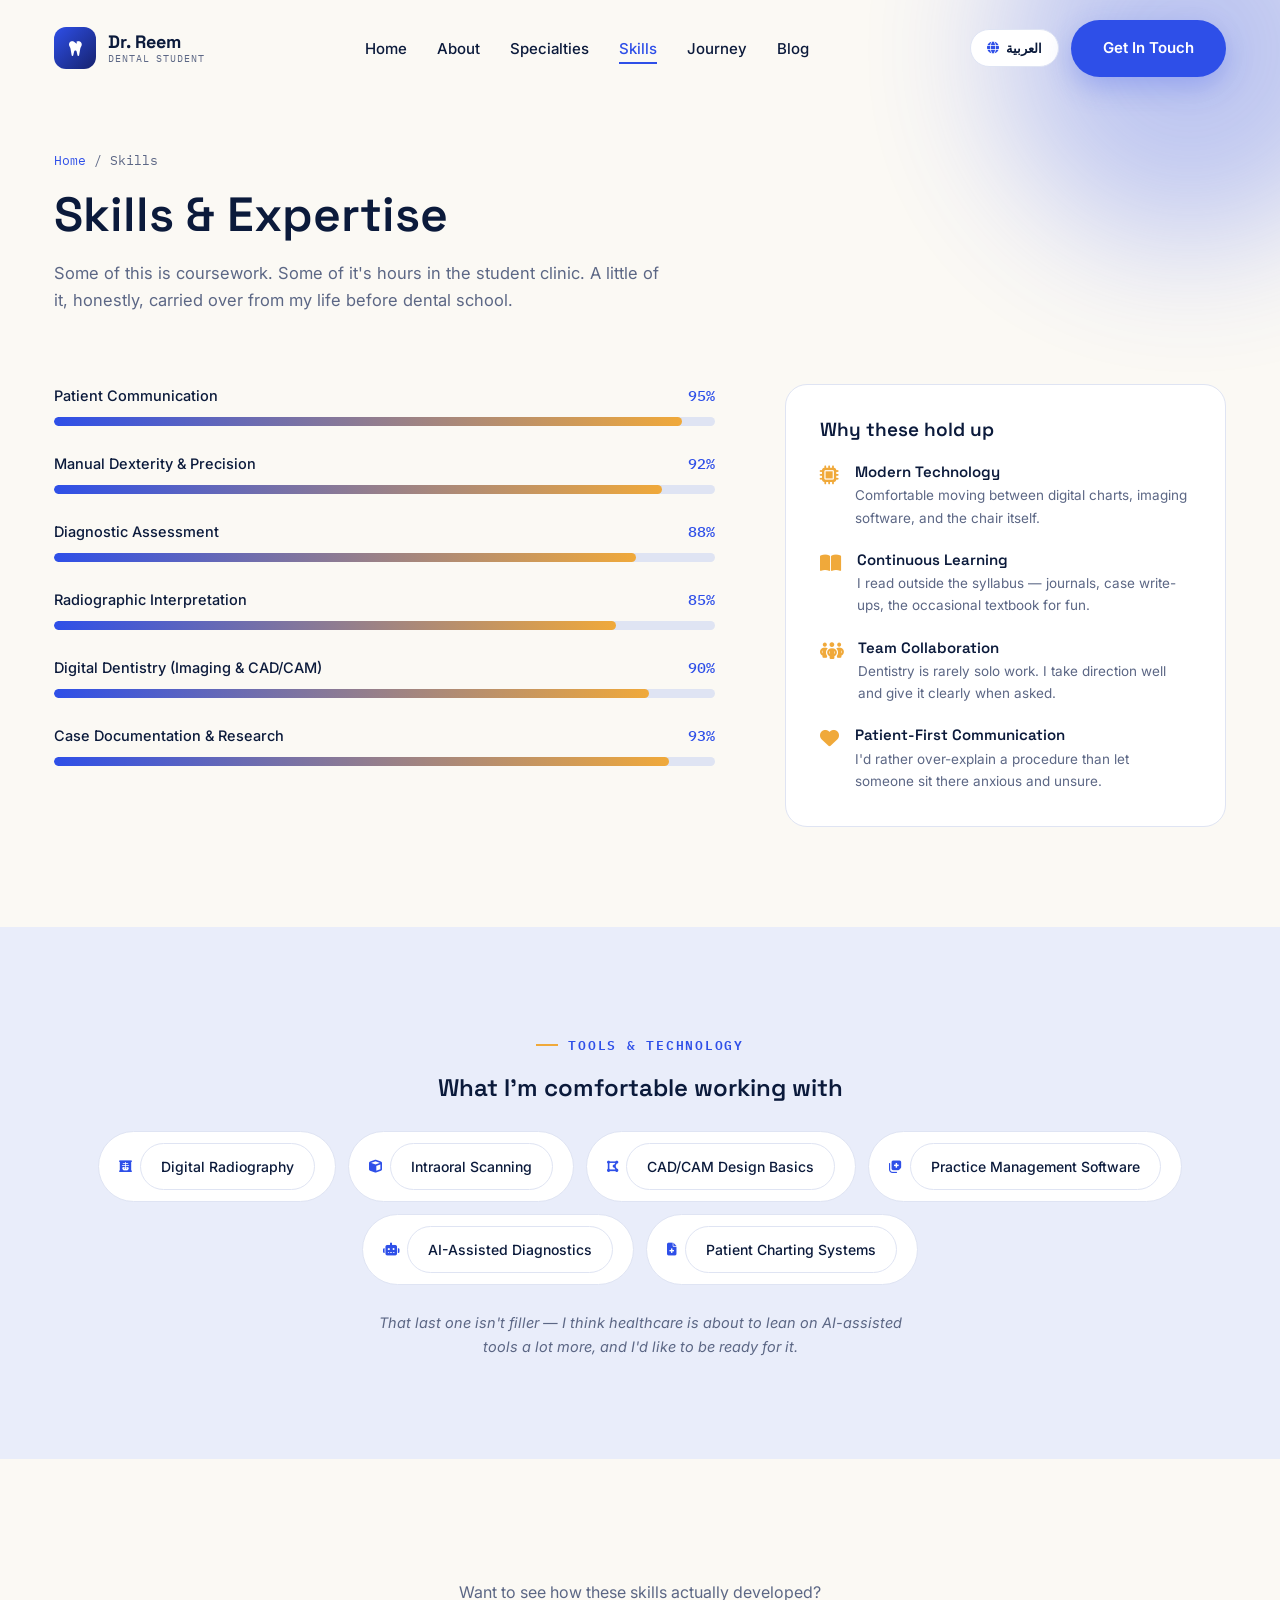
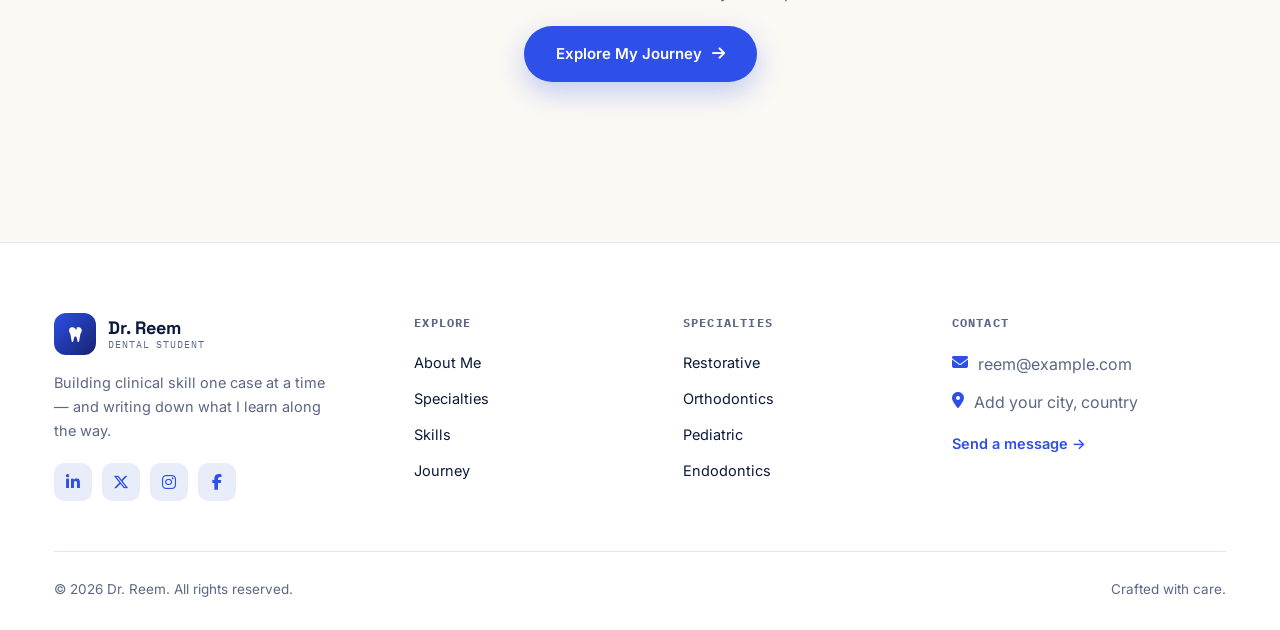
<file: skills.html>
<!DOCTYPE html>
<html lang="en" data-title-en="Skills | Dr. Reem — Dental Student" data-title-ar="المهارات | د. ريم - طالبة طب أسنان">
<head>
<meta charset="UTF-8">
<meta name="viewport" content="width=device-width, initial-scale=1.0">
<title>Skills | Dr. Reem — Dental Student</title>
<meta name="description" content="Clinical and academic skills Dr. Reem has built through dental school and the student clinic.">
<link rel="preconnect" href="https://fonts.googleapis.com">
<link rel="preconnect" href="https://fonts.gstatic.com" crossorigin>
<link href="https://fonts.googleapis.com/css2?family=Space+Grotesk:wght@500;600;700&family=Inter:wght@400;500;600;700&family=IBM+Plex+Mono:wght@500;600&family=Cairo:wght@600;700;800&family=IBM+Plex+Sans+Arabic:wght@400;500;600;700&display=swap" rel="stylesheet">
<link rel="stylesheet" href="https://cdnjs.cloudflare.com/ajax/libs/font-awesome/6.5.1/css/all.min.css">
<style>
  :root{
    --ink:#0B1A3B; --blue:#2E4FE8; --blue-dark:#16226E; --blue-pale:#EEF1FD;
    --enamel:#FBF9F4; --mist:#E9EDFA; --amber:#F0A93A; --amber-dark:#C98613;
    --chart-red:#C1443B; --gray:#5C6785; --border:#DFE4F3; --white:#FFFFFF;
  }
  *,*::before,*::after{box-sizing:border-box;margin:0;padding:0;}
  html{scroll-behavior:smooth;}
  body{font-family:'Inter',sans-serif;color:var(--ink);background:var(--enamel);line-height:1.65;-webkit-font-smoothing:antialiased;overflow-x:hidden;}
  img{max-width:100%;display:block;}
  a{text-decoration:none;color:inherit;}
  ul{list-style:none;}
  button{font-family:inherit;cursor:pointer;}
  h1,h2,h3,h4{font-family:'Space Grotesk',sans-serif;color:var(--ink);line-height:1.15;font-weight:600;}
  .mono{font-family:'IBM Plex Mono',monospace;}
  :focus-visible{outline:2px solid var(--blue);outline-offset:3px;}
  @media(prefers-reduced-motion:reduce){*{animation-duration:.01ms !important;animation-iteration-count:1 !important;transition-duration:.01ms !important;scroll-behavior:auto !important;}}

  [dir="rtl"] body{font-family:'IBM Plex Sans Arabic',sans-serif;}
  [dir="rtl"] h1,[dir="rtl"] h2,[dir="rtl"] h3,[dir="rtl"] h4,[dir="rtl"] .logo-text strong{font-family:'Cairo',sans-serif;}
  [dir="rtl"] .fa-arrow-right{transform:scaleX(-1);}

  .container{max-width:1220px;margin:0 auto;padding:0 24px;}
  .section{padding:100px 0;}
  .section-alt{background:var(--mist);}
  .eyebrow{font-family:'IBM Plex Mono',monospace;font-size:12.5px;letter-spacing:.14em;text-transform:uppercase;color:var(--blue);font-weight:600;display:inline-flex;align-items:center;gap:10px;margin-bottom:18px;}
  [dir="rtl"] .eyebrow{letter-spacing:0;}
  .eyebrow::before{content:'';width:22px;height:2px;background:var(--amber);}

  .btn{display:inline-flex;align-items:center;gap:10px;padding:16px 32px;border-radius:100px;font-weight:600;font-size:15px;transition:all .3s cubic-bezier(.4,0,.2,1);border:none;}
  .btn-primary{background:var(--blue);color:#fff;box-shadow:0 10px 28px rgba(46,79,232,.28);}
  .btn-primary:hover{background:var(--blue-dark);transform:translateY(-2px);box-shadow:0 14px 34px rgba(46,79,232,.36);}

  .navbar{position:fixed;top:0;left:0;right:0;z-index:1000;padding:20px 0;transition:all .3s ease;}
  .navbar.scrolled{padding:14px 0;background:rgba(251,249,244,.9);backdrop-filter:blur(14px);box-shadow:0 4px 24px rgba(11,26,59,.07);}
  .nav-container{max-width:1220px;margin:0 auto;padding:0 24px;display:flex;align-items:center;justify-content:space-between;flex-wrap:wrap;row-gap:14px;}
  .logo{display:flex;align-items:center;gap:12px;}
  .logo-mark{width:42px;height:42px;border-radius:12px;background:linear-gradient(135deg,var(--blue),var(--blue-dark));display:flex;align-items:center;justify-content:center;color:#fff;font-size:17px;flex-shrink:0;}
  .logo-text{display:flex;flex-direction:column;line-height:1.15;}
  .logo-text strong{font-family:'Space Grotesk';font-size:18px;font-weight:700;}
  .logo-text small{font-family:'IBM Plex Mono';font-size:10px;letter-spacing:.09em;color:var(--gray);text-transform:uppercase;}
  [dir="rtl"] .logo-text small{letter-spacing:0;}
  .nav-links{display:flex;flex-wrap:wrap;gap:30px;order:3;width:100%;justify-content:center;padding-top:14px;border-top:1px solid var(--border);}
  .nav-links a{font-size:15px;font-weight:500;position:relative;padding:6px 0;}
  .nav-links a::after{content:'';position:absolute;bottom:0;left:0;width:0;height:2px;background:var(--blue);transition:width .3s;}
  .nav-links a:hover::after,.nav-links a.active::after{width:100%;}
  .nav-links a.active{color:var(--blue);}
  .nav-actions{display:flex;align-items:center;gap:12px;}
  .lang-toggle{display:inline-flex;align-items:center;gap:7px;padding:10px 16px;border-radius:100px;border:1.5px solid var(--border);background:#fff;font-size:13px;font-weight:600;color:var(--ink);white-space:nowrap;transition:all .25s;}
  .lang-toggle:hover{border-color:var(--blue);color:var(--blue);}
  .lang-toggle i{font-size:12px;color:var(--blue);}
  @media(min-width:961px){.nav-links{width:auto;order:0;border-top:none;padding-top:0;justify-content:flex-start;}}
  @media(max-width:960px){.page-header{padding-top:190px;}}
  @media(max-width:520px){
    .logo-mark{width:36px;height:36px;font-size:15px;}
    .logo-text strong{font-size:16px;}
    .logo-text small{font-size:9px;}
    .nav-actions{gap:8px;}
    .lang-toggle{padding:8px 12px;font-size:11.5px;}
    .btn-primary.nav-cta-desktop{padding:10px 16px;font-size:12.5px;}
    .nav-links{gap:8px 16px;}
    .nav-links a{font-size:13px;}
  }

  .reveal{opacity:0;transform:translateY(26px);transition:opacity .7s cubic-bezier(.4,0,.2,1),transform .7s cubic-bezier(.4,0,.2,1);}
  .reveal.visible{opacity:1;transform:translateY(0);}

  .page-header{padding:150px 0 50px;position:relative;}
  .breadcrumb{font-family:'IBM Plex Mono';font-size:12.5px;color:var(--gray);margin-bottom:16px;}
  .breadcrumb a{color:var(--blue);}
  .page-header h1{font-size:clamp(32px,4.5vw,48px);margin-bottom:18px;}
  .page-header p{color:var(--gray);font-size:16.5px;max-width:620px;}
  .blob{position:absolute;border-radius:50%;filter:blur(70px);z-index:-1;opacity:.3;}
  .blob-a{width:380px;height:380px;background:var(--blue);top:-140px;right:-100px;}

  .skills-grid{display:grid;grid-template-columns:1.2fr .8fr;gap:70px;align-items:start;}
  .skill-row{margin-bottom:26px;}
  .skill-row-top{display:flex;justify-content:space-between;margin-bottom:9px;font-size:14.5px;font-weight:500;}
  .skill-row-top .mono{color:var(--blue);}
  .skill-bar{height:9px;background:var(--border);border-radius:10px;overflow:hidden;}
  .skill-fill{height:100%;width:0;background:linear-gradient(90deg,var(--blue),var(--amber));border-radius:10px;transition:width 1.3s cubic-bezier(.4,0,.2,1);}

  .side-card{background:#fff;border:1px solid var(--border);border-radius:22px;padding:34px;}
  .side-card h3{font-size:19px;margin-bottom:22px;}
  .side-item{display:flex;gap:16px;margin-bottom:22px;}
  .side-item:last-child{margin-bottom:0;}
  .side-item i{color:var(--amber);font-size:19px;margin-top:3px;width:22px;}
  .side-item h4{font-size:15px;margin-bottom:4px;}
  .side-item p{font-size:13.5px;color:var(--gray);}

  .tools-wrap{text-align:center;}
  .tools-pills{display:flex;flex-wrap:wrap;justify-content:center;gap:12px;margin:30px 0 26px;}
  .tools-pills span{background:#fff;border:1px solid var(--border);border-radius:100px;padding:11px 20px;font-size:14px;font-weight:500;display:inline-flex;align-items:center;gap:8px;}
  .tools-pills span i{color:var(--blue);font-size:13px;}
  .tools-note{max-width:560px;margin:0 auto;color:var(--gray);font-size:14.5px;font-style:italic;}

  .center-cta{text-align:center;margin-top:20px;}
  .center-cta p{color:var(--gray);margin-bottom:20px;}
  @media(max-width:900px){.skills-grid{grid-template-columns:1fr;}}

  footer{background:#fff;border-top:1px solid var(--border);padding:70px 0 30px;margin-top:60px;}
  .footer-grid{display:grid;grid-template-columns:1.4fr 1fr 1fr 1.2fr;gap:40px;margin-bottom:50px;}
  .footer-about p{color:var(--gray);font-size:14.5px;margin:16px 0 20px;max-width:280px;}
  .social-row{display:flex;gap:10px;}
  .social-row a{width:38px;height:38px;border-radius:10px;background:var(--mist);display:flex;align-items:center;justify-content:center;color:var(--blue);transition:all .25s;}
  .social-row a:hover{background:var(--blue);color:#fff;}
  .footer-col h5{font-family:'IBM Plex Mono';font-size:12px;letter-spacing:.1em;text-transform:uppercase;color:var(--gray);margin-bottom:18px;}
  [dir="rtl"] .footer-col h5{letter-spacing:0;}
  .footer-col a{display:block;font-size:14.5px;color:var(--ink);margin-bottom:12px;}
  .footer-col a:hover{color:var(--blue);}
  .footer-col .contact-line{display:flex;gap:10px;color:var(--gray);}
  .footer-col .contact-line i{color:var(--blue);margin-top:3px;}
  .footer-bottom{border-top:1px solid var(--border);padding-top:26px;display:flex;justify-content:space-between;flex-wrap:wrap;gap:10px;font-size:13.5px;color:var(--gray);}
  @media(max-width:900px){.footer-grid{grid-template-columns:1fr 1fr;}}
  @media(max-width:640px){.footer-grid{grid-template-columns:1fr;}}
</style>
</head>
<body>

<nav class="navbar" id="navbar">
  <div class="nav-container">
    <a href="index.html" class="logo">
      <span class="logo-mark"><i class="fa-solid fa-tooth"></i></span>
      <span class="logo-text"><strong>Dr. Reem</strong><small data-en="Dental Student" data-ar="طالبة طب أسنان">Dental Student</small></span>
    </a>
    <ul class="nav-links">
      <li><a href="index.html" data-en="Home" data-ar="الرئيسية">Home</a></li>
      <li><a href="about.html" data-en="About" data-ar="عني">About</a></li>
      <li><a href="specialties.html" data-en="Specialties" data-ar="التخصصات">Specialties</a></li>
      <li><a href="skills.html" class="active" data-en="Skills" data-ar="المهارات">Skills</a></li>
      <li><a href="journey.html" data-en="Journey" data-ar="مسيرتي">Journey</a></li>
      <li><a href="blog.html" data-en="Blog" data-ar="المدونة">Blog</a></li>
    </ul>
    <div class="nav-actions">
      <button class="lang-toggle" id="langToggle" aria-label="Switch language"><i class="fa-solid fa-globe"></i><span id="langLabel">العربية</span></button>
      <a href="contact.html" class="btn btn-primary nav-cta-desktop" data-en="Get In Touch" data-ar="تواصل معي">Get In Touch</a>
    </div>
  </div>
</nav>

<section class="page-header">
  <div class="blob blob-a"></div>
  <div class="container">
    <div class="breadcrumb"><a href="index.html" data-en="Home" data-ar="الرئيسية">Home</a> / <span data-en="Skills" data-ar="المهارات">Skills</span></div>
    <h1 data-en="Skills & Expertise" data-ar="المهارات والخبرات">Skills & Expertise</h1>
    <p data-en="Some of this is coursework. Some of it's hours in the student clinic. A little of it, honestly, carried over from my life before dental school." data-ar="بعض هذا من المقررات الدراسية. وبعضه من ساعات طويلة في عيادة الطلاب. وقليل منه، بصراحة، امتداد لحياتي قبل كلية طب الأسنان.">Some of this is coursework. Some of it's hours in the student clinic. A little of it, honestly, carried over from my life before dental school.</p>
  </div>
</section>

<section class="section" style="padding-top:20px;">
  <div class="container">
    <div class="skills-grid">
      <div class="reveal">
        <div class="skill-row">
          <div class="skill-row-top"><span data-en="Patient Communication" data-ar="التواصل مع المرضى">Patient Communication</span><span class="mono">95%</span></div>
          <div class="skill-bar"><div class="skill-fill" data-width="95"></div></div>
        </div>
        <div class="skill-row">
          <div class="skill-row-top"><span data-en="Manual Dexterity & Precision" data-ar="البراعة اليدوية والدقة">Manual Dexterity & Precision</span><span class="mono">92%</span></div>
          <div class="skill-bar"><div class="skill-fill" data-width="92"></div></div>
        </div>
        <div class="skill-row">
          <div class="skill-row-top"><span data-en="Diagnostic Assessment" data-ar="التقييم التشخيصي">Diagnostic Assessment</span><span class="mono">88%</span></div>
          <div class="skill-bar"><div class="skill-fill" data-width="88"></div></div>
        </div>
        <div class="skill-row">
          <div class="skill-row-top"><span data-en="Radiographic Interpretation" data-ar="تفسير الأشعة">Radiographic Interpretation</span><span class="mono">85%</span></div>
          <div class="skill-bar"><div class="skill-fill" data-width="85"></div></div>
        </div>
        <div class="skill-row">
          <div class="skill-row-top"><span data-en="Digital Dentistry (Imaging & CAD/CAM)" data-ar="طب الأسنان الرقمي (التصوير و CAD/CAM)">Digital Dentistry (Imaging & CAD/CAM)</span><span class="mono">90%</span></div>
          <div class="skill-bar"><div class="skill-fill" data-width="90"></div></div>
        </div>
        <div class="skill-row" style="margin-bottom:0;">
          <div class="skill-row-top"><span data-en="Case Documentation & Research" data-ar="توثيق الحالات والبحث">Case Documentation & Research</span><span class="mono">93%</span></div>
          <div class="skill-bar"><div class="skill-fill" data-width="93"></div></div>
        </div>
        <!-- Update these percentages with your own honest self-assessment -->
      </div>

      <div class="side-card reveal">
        <h3 data-en="Why these hold up" data-ar="لماذا تصمد هذه المهارات">Why these hold up</h3>
        <div class="side-item">
          <i class="fa-solid fa-microchip"></i>
          <div><h4 data-en="Modern Technology" data-ar="التقنية الحديثة">Modern Technology</h4><p data-en="Comfortable moving between digital charts, imaging software, and the chair itself." data-ar="مرتاحة في التنقل بين السجلات الرقمية وبرامج التصوير والكرسي نفسه.">Comfortable moving between digital charts, imaging software, and the chair itself.</p></div>
        </div>
        <div class="side-item">
          <i class="fa-solid fa-book-open"></i>
          <div><h4 data-en="Continuous Learning" data-ar="التعلّم المستمر">Continuous Learning</h4><p data-en="I read outside the syllabus — journals, case write-ups, the occasional textbook for fun." data-ar="أقرأ خارج المنهج - الدوريات العلمية، وتقارير الحالات، وأحيانًا كتابًا دراسيًا من باب المتعة.">I read outside the syllabus — journals, case write-ups, the occasional textbook for fun.</p></div>
        </div>
        <div class="side-item">
          <i class="fa-solid fa-people-group"></i>
          <div><h4 data-en="Team Collaboration" data-ar="العمل الجماعي">Team Collaboration</h4><p data-en="Dentistry is rarely solo work. I take direction well and give it clearly when asked." data-ar="طب الأسنان نادرًا ما يكون عملًا فرديًا. أتقبّل التوجيه جيدًا وأقدّمه بوضوح عند الحاجة.">Dentistry is rarely solo work. I take direction well and give it clearly when asked.</p></div>
        </div>
        <div class="side-item">
          <i class="fa-solid fa-heart"></i>
          <div><h4 data-en="Patient-First Communication" data-ar="التواصل الذي يضع المريض أولًا">Patient-First Communication</h4><p data-en="I'd rather over-explain a procedure than let someone sit there anxious and unsure." data-ar="أفضّل أن أشرح الإجراء بإسهاب على أن أترك أحدًا قلقًا وغير متأكد.">I'd rather over-explain a procedure than let someone sit there anxious and unsure.</p></div>
        </div>
      </div>
    </div>
  </div>
</section>

<section class="section section-alt">
  <div class="container tools-wrap">
    <div class="eyebrow reveal" style="justify-content:center;"><span data-en="Tools & Technology" data-ar="الأدوات والتقنيات">Tools & Technology</span></div>
    <h2 class="reveal" data-en="What I'm comfortable working with" data-ar="ما أرتاح للعمل به">What I'm comfortable working with</h2>
    <div class="tools-pills reveal">
      <span><i class="fa-solid fa-x-ray"></i><span data-en="Digital Radiography" data-ar="التصوير الشعاعي الرقمي">Digital Radiography</span></span>
      <span><i class="fa-solid fa-cube"></i><span data-en="Intraoral Scanning" data-ar="المسح داخل الفم">Intraoral Scanning</span></span>
      <span><i class="fa-solid fa-draw-polygon"></i><span data-en="CAD/CAM Design Basics" data-ar="أساسيات تصميم CAD/CAM">CAD/CAM Design Basics</span></span>
      <span><i class="fa-solid fa-notes-medical"></i><span data-en="Practice Management Software" data-ar="برامج إدارة العيادات">Practice Management Software</span></span>
      <span><i class="fa-solid fa-robot"></i><span data-en="AI-Assisted Diagnostics" data-ar="التشخيص بمساعدة الذكاء الاصطناعي">AI-Assisted Diagnostics</span></span>
      <span><i class="fa-solid fa-file-medical"></i><span data-en="Patient Charting Systems" data-ar="أنظمة سجلات المرضى">Patient Charting Systems</span></span>
    </div>
    <p class="tools-note reveal" data-en="That last one isn't filler — I think healthcare is about to lean on AI-assisted tools a lot more, and I'd like to be ready for it." data-ar="الأخيرة ليست حشوًا - أعتقد أن الرعاية الصحية ستعتمد على أدوات الذكاء الاصطناعي بشكل أكبر قريبًا، وأودّ أن أكون مستعدة لذلك.">That last one isn't filler — I think healthcare is about to lean on AI-assisted tools a lot more, and I'd like to be ready for it.</p>
  </div>
</section>

<section class="section">
  <div class="container center-cta reveal">
    <p data-en="Want to see how these skills actually developed?" data-ar="تريد أن ترى كيف تطوّرت هذه المهارات فعليًا؟">Want to see how these skills actually developed?</p>
    <a href="journey.html" class="btn btn-primary"><span data-en="Explore My Journey" data-ar="استكشاف مسيرتي">Explore My Journey</span> <i class="fa-solid fa-arrow-right"></i></a>
  </div>
</section>

<footer>
  <div class="container">
    <div class="footer-grid">
      <div class="footer-about">
        <a href="index.html" class="logo">
          <span class="logo-mark"><i class="fa-solid fa-tooth"></i></span>
          <span class="logo-text"><strong>Dr. Reem</strong><small data-en="Dental Student" data-ar="طالبة طب أسنان">Dental Student</small></span>
        </a>
        <p data-en="Building clinical skill one case at a time — and writing down what I learn along the way." data-ar="أبني مهاراتي السريرية حالة تلو الأخرى، وأدوّن كل ما أتعلمه في الطريق.">Building clinical skill one case at a time — and writing down what I learn along the way.</p>
        <div class="social-row">
          <a href="#" aria-label="LinkedIn"><i class="fa-brands fa-linkedin-in"></i></a>
          <a href="#" aria-label="X"><i class="fa-brands fa-x-twitter"></i></a>
          <a href="#" aria-label="Instagram"><i class="fa-brands fa-instagram"></i></a>
          <a href="#" aria-label="Facebook"><i class="fa-brands fa-facebook-f"></i></a>
        </div>
      </div>
      <div class="footer-col">
        <h5 data-en="Explore" data-ar="استكشاف">Explore</h5>
        <a href="about.html" data-en="About Me" data-ar="عني">About Me</a>
        <a href="specialties.html" data-en="Specialties" data-ar="التخصصات">Specialties</a>
        <a href="skills.html" data-en="Skills" data-ar="المهارات">Skills</a>
        <a href="journey.html" data-en="Journey" data-ar="مسيرتي">Journey</a>
      </div>
      <div class="footer-col">
        <h5 data-en="Specialties" data-ar="التخصصات">Specialties</h5>
        <a href="specialties.html" data-en="Restorative" data-ar="الترميمي">Restorative</a>
        <a href="specialties.html" data-en="Orthodontics" data-ar="التقويم">Orthodontics</a>
        <a href="specialties.html" data-en="Pediatric" data-ar="طب الأطفال">Pediatric</a>
        <a href="specialties.html" data-en="Endodontics" data-ar="علاج الجذور">Endodontics</a>
      </div>
      <div class="footer-col">
        <h5 data-en="Contact" data-ar="التواصل">Contact</h5>
        <div class="contact-line"><i class="fa-solid fa-envelope"></i><span>reem@example.com</span></div>
        <div class="contact-line" style="margin-top:12px;"><i class="fa-solid fa-location-dot"></i><span data-en="Add your city, country" data-ar="أضيفي مدينتك ودولتك">Add your city, country</span></div>
        <a href="contact.html" style="margin-top:16px;color:var(--blue);font-weight:600;"><span data-en="Send a message" data-ar="إرسال رسالة">Send a message</span> →</a>
      </div>
    </div>
    <div class="footer-bottom">
      <span data-en="© 2026 Dr. Reem. All rights reserved." data-ar="© 2026 د. ريم. جميع الحقوق محفوظة.">© 2026 Dr. Reem. All rights reserved.</span>
      <span data-en="Crafted with care." data-ar="صُمم بعناية.">Crafted with care.</span>
    </div>
  </div>
</footer>

<script>
  const navbar = document.getElementById('navbar');
  window.addEventListener('scroll', ()=> navbar.classList.toggle('scrolled', window.scrollY > 30));

  const io = new IntersectionObserver((entries)=>{
    entries.forEach(e=>{ if(e.isIntersecting){ e.target.classList.add('visible'); io.unobserve(e.target); } });
  },{threshold:.15});
  document.querySelectorAll('.reveal').forEach(el=>io.observe(el));

  const skillIo = new IntersectionObserver((entries)=>{
    entries.forEach(e=>{
      if(e.isIntersecting){
        e.target.querySelectorAll('.skill-fill').forEach(f=>{ f.style.width = f.dataset.width + '%'; });
        skillIo.unobserve(e.target);
      }
    });
  },{threshold:.2});
  document.querySelectorAll('.skills-grid').forEach(el=>skillIo.observe(el));

  (function(){
    const root = document.documentElement;
    function applyLanguage(lang){
      root.lang = lang;
      root.dir = lang === 'ar' ? 'rtl' : 'ltr';
      document.querySelectorAll('[data-en]').forEach(el=>{
        const val = lang === 'ar' ? el.getAttribute('data-ar') : el.getAttribute('data-en');
        if(val !== null) el.textContent = val;
      });
      const label = document.getElementById('langLabel');
      if(label) label.textContent = lang === 'ar' ? 'English' : 'العربية';
      const t = root.getAttribute(lang==='ar' ? 'data-title-ar' : 'data-title-en');
      if(t) document.title = t;
      try{ localStorage.setItem('siteLang', lang); }catch(e){}
    }
    let saved = null;
    try{ saved = localStorage.getItem('siteLang'); }catch(e){}
    const browserAr = navigator.language && navigator.language.toLowerCase().indexOf('ar') === 0;
    applyLanguage(saved || (browserAr ? 'ar' : 'en'));
    const toggle = document.getElementById('langToggle');
    if(toggle) toggle.addEventListener('click', function(){
      applyLanguage(root.lang === 'ar' ? 'en' : 'ar');
    });
  })();
</script>
</body>
</html>
</file>
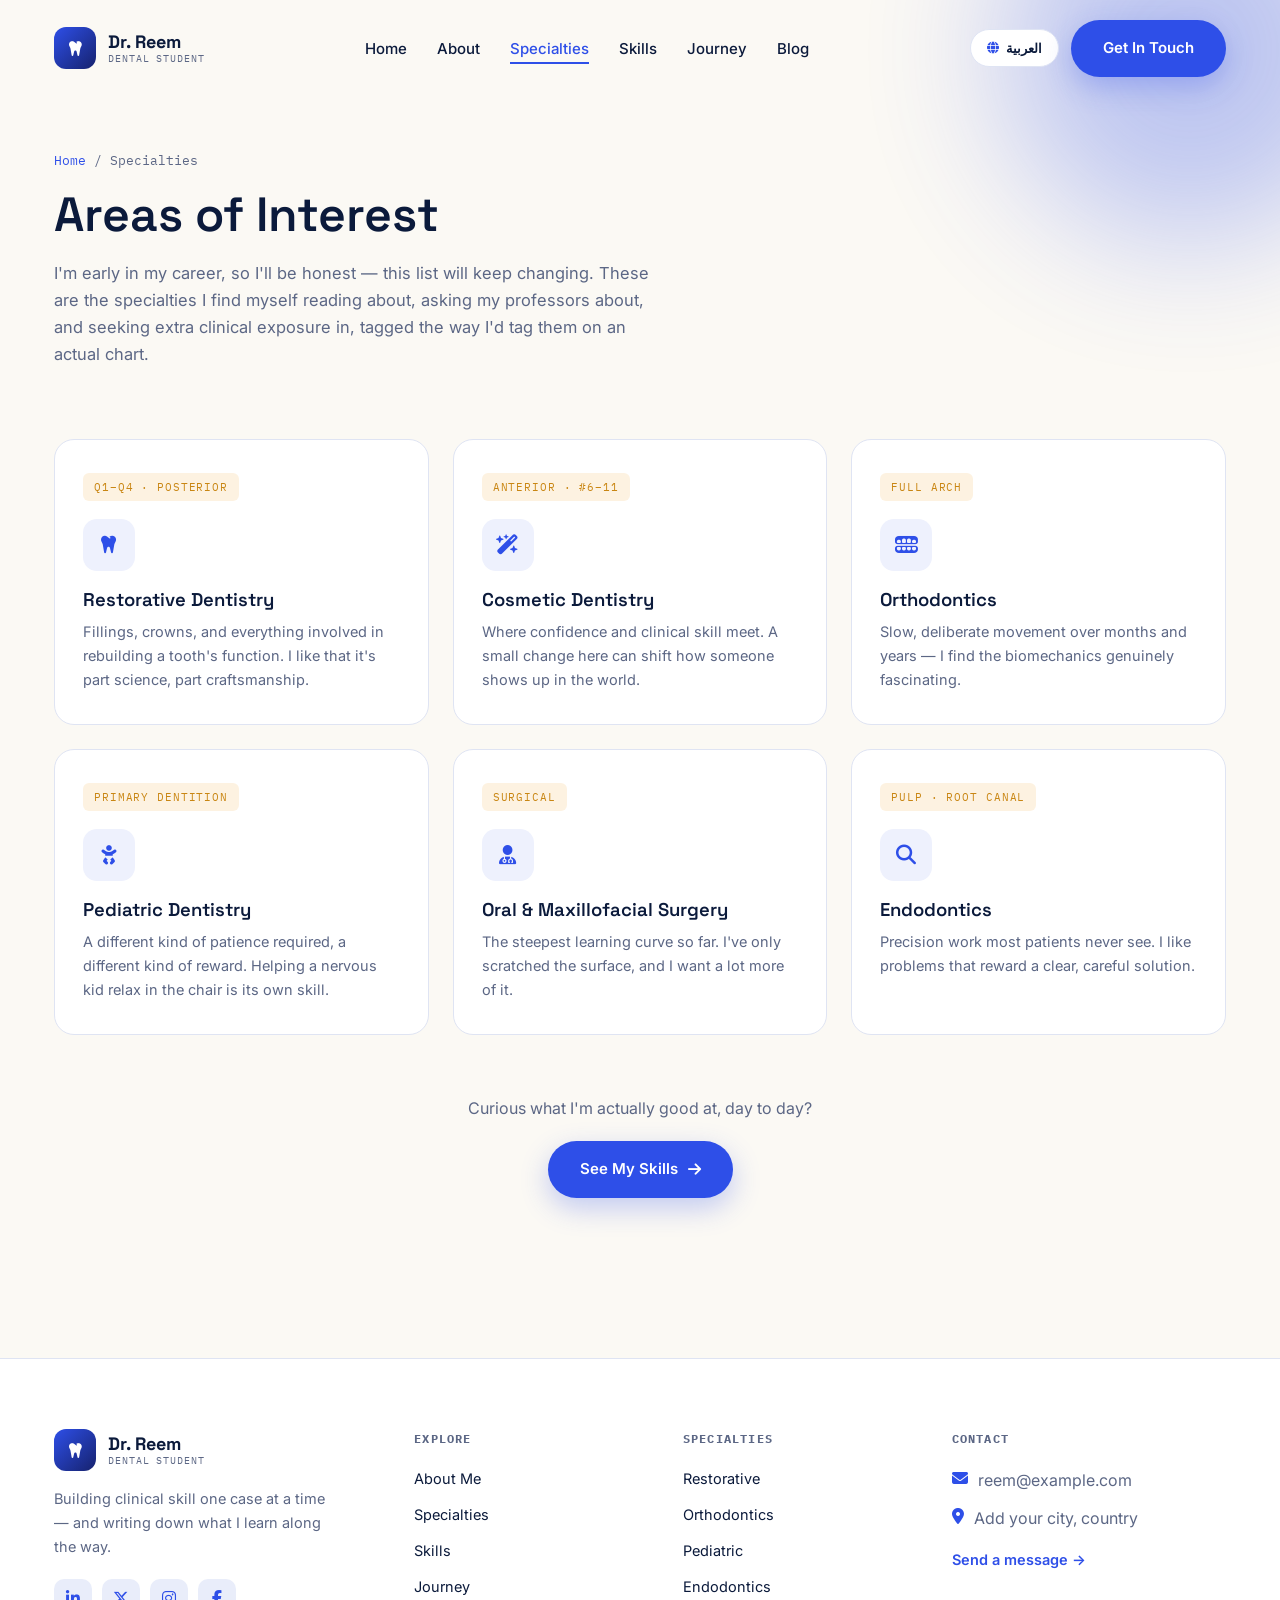
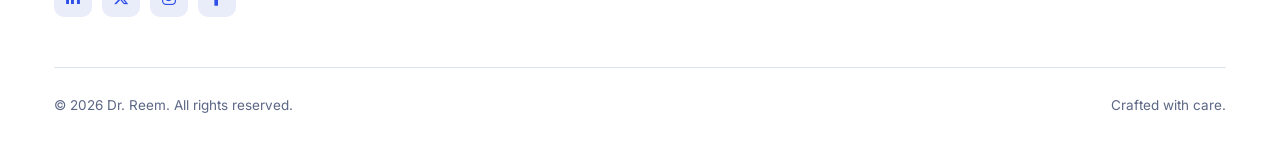
<file: specialties.html>
<!DOCTYPE html>
<html lang="en" data-title-en="Specialties | Dr. Reem — Dental Student" data-title-ar="التخصصات | د. ريم - طالبة طب أسنان">
<head>
<meta charset="UTF-8">
<meta name="viewport" content="width=device-width, initial-scale=1.0">
<title>Specialties | Dr. Reem — Dental Student</title>
<meta name="description" content="The dental specialties Dr. Reem is actively exploring through coursework and clinical exposure.">
<link rel="preconnect" href="https://fonts.googleapis.com">
<link rel="preconnect" href="https://fonts.gstatic.com" crossorigin>
<link href="https://fonts.googleapis.com/css2?family=Space+Grotesk:wght@500;600;700&family=Inter:wght@400;500;600;700&family=IBM+Plex+Mono:wght@500;600&family=Cairo:wght@600;700;800&family=IBM+Plex+Sans+Arabic:wght@400;500;600;700&display=swap" rel="stylesheet">
<link rel="stylesheet" href="https://cdnjs.cloudflare.com/ajax/libs/font-awesome/6.5.1/css/all.min.css">
<style>
  :root{
    --ink:#0B1A3B; --blue:#2E4FE8; --blue-dark:#16226E; --blue-pale:#EEF1FD;
    --enamel:#FBF9F4; --mist:#E9EDFA; --amber:#F0A93A; --amber-dark:#C98613;
    --chart-red:#C1443B; --gray:#5C6785; --border:#DFE4F3; --white:#FFFFFF;
  }
  *,*::before,*::after{box-sizing:border-box;margin:0;padding:0;}
  html{scroll-behavior:smooth;}
  body{font-family:'Inter',sans-serif;color:var(--ink);background:var(--enamel);line-height:1.65;-webkit-font-smoothing:antialiased;overflow-x:hidden;}
  img{max-width:100%;display:block;}
  a{text-decoration:none;color:inherit;}
  ul{list-style:none;}
  button{font-family:inherit;cursor:pointer;}
  h1,h2,h3,h4{font-family:'Space Grotesk',sans-serif;color:var(--ink);line-height:1.15;font-weight:600;}
  .mono{font-family:'IBM Plex Mono',monospace;}
  :focus-visible{outline:2px solid var(--blue);outline-offset:3px;}
  @media(prefers-reduced-motion:reduce){*{animation-duration:.01ms !important;animation-iteration-count:1 !important;transition-duration:.01ms !important;scroll-behavior:auto !important;}}

  [dir="rtl"] body{font-family:'IBM Plex Sans Arabic',sans-serif;}
  [dir="rtl"] h1,[dir="rtl"] h2,[dir="rtl"] h3,[dir="rtl"] h4,[dir="rtl"] .logo-text strong{font-family:'Cairo',sans-serif;}
  [dir="rtl"] .fa-arrow-right{transform:scaleX(-1);}

  .container{max-width:1220px;margin:0 auto;padding:0 24px;}
  .section{padding:100px 0;}
  .eyebrow{font-family:'IBM Plex Mono',monospace;font-size:12.5px;letter-spacing:.14em;text-transform:uppercase;color:var(--blue);font-weight:600;display:inline-flex;align-items:center;gap:10px;margin-bottom:18px;}
  [dir="rtl"] .eyebrow{letter-spacing:0;}
  .eyebrow::before{content:'';width:22px;height:2px;background:var(--amber);}

  .btn{display:inline-flex;align-items:center;gap:10px;padding:16px 32px;border-radius:100px;font-weight:600;font-size:15px;transition:all .3s cubic-bezier(.4,0,.2,1);border:none;}
  .btn-primary{background:var(--blue);color:#fff;box-shadow:0 10px 28px rgba(46,79,232,.28);}
  .btn-primary:hover{background:var(--blue-dark);transform:translateY(-2px);box-shadow:0 14px 34px rgba(46,79,232,.36);}

  .navbar{position:fixed;top:0;left:0;right:0;z-index:1000;padding:20px 0;transition:all .3s ease;}
  .navbar.scrolled{padding:14px 0;background:rgba(251,249,244,.9);backdrop-filter:blur(14px);box-shadow:0 4px 24px rgba(11,26,59,.07);}
  .nav-container{max-width:1220px;margin:0 auto;padding:0 24px;display:flex;align-items:center;justify-content:space-between;flex-wrap:wrap;row-gap:14px;}
  .logo{display:flex;align-items:center;gap:12px;}
  .logo-mark{width:42px;height:42px;border-radius:12px;background:linear-gradient(135deg,var(--blue),var(--blue-dark));display:flex;align-items:center;justify-content:center;color:#fff;font-size:17px;flex-shrink:0;}
  .logo-text{display:flex;flex-direction:column;line-height:1.15;}
  .logo-text strong{font-family:'Space Grotesk';font-size:18px;font-weight:700;}
  .logo-text small{font-family:'IBM Plex Mono';font-size:10px;letter-spacing:.09em;color:var(--gray);text-transform:uppercase;}
  [dir="rtl"] .logo-text small{letter-spacing:0;}
  .nav-links{display:flex;flex-wrap:wrap;gap:30px;order:3;width:100%;justify-content:center;padding-top:14px;border-top:1px solid var(--border);}
  .nav-links a{font-size:15px;font-weight:500;position:relative;padding:6px 0;}
  .nav-links a::after{content:'';position:absolute;bottom:0;left:0;width:0;height:2px;background:var(--blue);transition:width .3s;}
  .nav-links a:hover::after,.nav-links a.active::after{width:100%;}
  .nav-links a.active{color:var(--blue);}
  .nav-actions{display:flex;align-items:center;gap:12px;}
  .lang-toggle{display:inline-flex;align-items:center;gap:7px;padding:10px 16px;border-radius:100px;border:1.5px solid var(--border);background:#fff;font-size:13px;font-weight:600;color:var(--ink);white-space:nowrap;transition:all .25s;}
  .lang-toggle:hover{border-color:var(--blue);color:var(--blue);}
  .lang-toggle i{font-size:12px;color:var(--blue);}
  @media(min-width:961px){.nav-links{width:auto;order:0;border-top:none;padding-top:0;justify-content:flex-start;}}
  @media(max-width:960px){.page-header{padding-top:190px;}}
  @media(max-width:520px){
    .logo-mark{width:36px;height:36px;font-size:15px;}
    .logo-text strong{font-size:16px;}
    .logo-text small{font-size:9px;}
    .nav-actions{gap:8px;}
    .lang-toggle{padding:8px 12px;font-size:11.5px;}
    .btn-primary.nav-cta-desktop{padding:10px 16px;font-size:12.5px;}
    .nav-links{gap:8px 16px;}
    .nav-links a{font-size:13px;}
  }

  .reveal{opacity:0;transform:translateY(26px);transition:opacity .7s cubic-bezier(.4,0,.2,1),transform .7s cubic-bezier(.4,0,.2,1);}
  .reveal.visible{opacity:1;transform:translateY(0);}

  .page-header{padding:150px 0 50px;position:relative;}
  .breadcrumb{font-family:'IBM Plex Mono';font-size:12.5px;color:var(--gray);margin-bottom:16px;}
  .breadcrumb a{color:var(--blue);}
  .page-header h1{font-size:clamp(32px,4.5vw,48px);margin-bottom:18px;}
  .page-header p{color:var(--gray);font-size:16.5px;max-width:620px;}
  .blob{position:absolute;border-radius:50%;filter:blur(70px);z-index:-1;opacity:.3;}
  .blob-a{width:380px;height:380px;background:var(--blue);top:-140px;right:-100px;}

  .spec-grid{display:grid;grid-template-columns:repeat(3,1fr);gap:24px;}
  .spec-card{background:#fff;border:1px solid var(--border);border-radius:20px;padding:32px 28px;transition:all .35s cubic-bezier(.4,0,.2,1);}
  .spec-card:hover{transform:translateY(-6px);box-shadow:0 18px 44px rgba(11,26,59,.09);}
  .spec-tag{font-family:'IBM Plex Mono';font-size:11px;letter-spacing:.08em;color:var(--amber-dark);background:rgba(240,169,58,.15);display:inline-block;padding:5px 11px;border-radius:6px;margin-bottom:18px;}
  .spec-card .icon{width:52px;height:52px;border-radius:14px;background:var(--blue-pale);color:var(--blue);display:flex;align-items:center;justify-content:center;font-size:20px;margin-bottom:18px;}
  .spec-card h3{font-size:18.5px;margin-bottom:10px;}
  .spec-card p{color:var(--gray);font-size:14.5px;}
  @media(max-width:900px){.spec-grid{grid-template-columns:repeat(2,1fr);}}
  @media(max-width:600px){.spec-grid{grid-template-columns:1fr;}}

  .center-cta{text-align:center;margin-top:60px;}
  .center-cta p{color:var(--gray);margin-bottom:20px;}

  footer{background:#fff;border-top:1px solid var(--border);padding:70px 0 30px;margin-top:60px;}
  .footer-grid{display:grid;grid-template-columns:1.4fr 1fr 1fr 1.2fr;gap:40px;margin-bottom:50px;}
  .footer-about p{color:var(--gray);font-size:14.5px;margin:16px 0 20px;max-width:280px;}
  .social-row{display:flex;gap:10px;}
  .social-row a{width:38px;height:38px;border-radius:10px;background:var(--mist);display:flex;align-items:center;justify-content:center;color:var(--blue);transition:all .25s;}
  .social-row a:hover{background:var(--blue);color:#fff;}
  .footer-col h5{font-family:'IBM Plex Mono';font-size:12px;letter-spacing:.1em;text-transform:uppercase;color:var(--gray);margin-bottom:18px;}
  [dir="rtl"] .footer-col h5{letter-spacing:0;}
  .footer-col a{display:block;font-size:14.5px;color:var(--ink);margin-bottom:12px;}
  .footer-col a:hover{color:var(--blue);}
  .footer-col .contact-line{display:flex;gap:10px;color:var(--gray);}
  .footer-col .contact-line i{color:var(--blue);margin-top:3px;}
  .footer-bottom{border-top:1px solid var(--border);padding-top:26px;display:flex;justify-content:space-between;flex-wrap:wrap;gap:10px;font-size:13.5px;color:var(--gray);}
  @media(max-width:900px){.footer-grid{grid-template-columns:1fr 1fr;}}
  @media(max-width:640px){.footer-grid{grid-template-columns:1fr;}}
</style>
</head>
<body>

<nav class="navbar" id="navbar">
  <div class="nav-container">
    <a href="index.html" class="logo">
      <span class="logo-mark"><i class="fa-solid fa-tooth"></i></span>
      <span class="logo-text"><strong>Dr. Reem</strong><small data-en="Dental Student" data-ar="طالبة طب أسنان">Dental Student</small></span>
    </a>
    <ul class="nav-links">
      <li><a href="index.html" data-en="Home" data-ar="الرئيسية">Home</a></li>
      <li><a href="about.html" data-en="About" data-ar="عني">About</a></li>
      <li><a href="specialties.html" class="active" data-en="Specialties" data-ar="التخصصات">Specialties</a></li>
      <li><a href="skills.html" data-en="Skills" data-ar="المهارات">Skills</a></li>
      <li><a href="journey.html" data-en="Journey" data-ar="مسيرتي">Journey</a></li>
      <li><a href="blog.html" data-en="Blog" data-ar="المدونة">Blog</a></li>
    </ul>
    <div class="nav-actions">
      <button class="lang-toggle" id="langToggle" aria-label="Switch language"><i class="fa-solid fa-globe"></i><span id="langLabel">العربية</span></button>
      <a href="contact.html" class="btn btn-primary nav-cta-desktop" data-en="Get In Touch" data-ar="تواصل معي">Get In Touch</a>
    </div>
  </div>
</nav>

<section class="page-header">
  <div class="blob blob-a"></div>
  <div class="container">
    <div class="breadcrumb"><a href="index.html" data-en="Home" data-ar="الرئيسية">Home</a> / <span data-en="Specialties" data-ar="التخصصات">Specialties</span></div>
    <h1 data-en="Areas of Interest" data-ar="مجالات الاهتمام">Areas of Interest</h1>
    <p data-en="I'm early in my career, so I'll be honest — this list will keep changing. These are the specialties I find myself reading about, asking my professors about, and seeking extra clinical exposure in, tagged the way I'd tag them on an actual chart." data-ar="لا زلت في بداية مسيرتي، ولأكون صريحة، هذه القائمة ستستمر بالتغيّر. هذه هي التخصصات التي أجد نفسي أقرأ عنها، وأسأل أساتذتي بشأنها، وأسعى للحصول على خبرة سريرية إضافية فيها - موسومة كما لو كنت أسجلها في مخطط حقيقي.">I'm early in my career, so I'll be honest — this list will keep changing. These are the specialties I find myself reading about, asking my professors about, and seeking extra clinical exposure in, tagged the way I'd tag them on an actual chart.</p>
  </div>
</section>

<section class="section" style="padding-top:20px;">
  <div class="container">
    <div class="spec-grid">
      <div class="spec-card reveal">
        <div class="spec-tag">Q1–Q4 · POSTERIOR</div>
        <div class="icon"><i class="fa-solid fa-tooth"></i></div>
        <h3 data-en="Restorative Dentistry" data-ar="طب الأسنان الترميمي">Restorative Dentistry</h3>
        <p data-en="Fillings, crowns, and everything involved in rebuilding a tooth's function. I like that it's part science, part craftsmanship." data-ar="الحشوات والتيجان وكل ما يتعلق بإعادة بناء وظيفة السن. يعجبني أنه جزء من العلم وجزء من الحرفية.">Fillings, crowns, and everything involved in rebuilding a tooth's function. I like that it's part science, part craftsmanship.</p>
      </div>
      <div class="spec-card reveal">
        <div class="spec-tag">ANTERIOR · #6–11</div>
        <div class="icon"><i class="fa-solid fa-wand-magic-sparkles"></i></div>
        <h3 data-en="Cosmetic Dentistry" data-ar="طب الأسنان التجميلي">Cosmetic Dentistry</h3>
        <p data-en="Where confidence and clinical skill meet. A small change here can shift how someone shows up in the world." data-ar="حيث تلتقي الثقة بالمهارة السريرية. تغيير بسيط هنا قد يُغيّر طريقة ظهور الشخص أمام العالم.">Where confidence and clinical skill meet. A small change here can shift how someone shows up in the world.</p>
      </div>
      <div class="spec-card reveal">
        <div class="spec-tag" data-en="FULL ARCH" data-ar="القوس الكامل">FULL ARCH</div>
        <div class="icon"><i class="fa-solid fa-teeth-open"></i></div>
        <h3 data-en="Orthodontics" data-ar="تقويم الأسنان">Orthodontics</h3>
        <p data-en="Slow, deliberate movement over months and years — I find the biomechanics genuinely fascinating." data-ar="حركة بطيئة ومدروسة على مدى أشهر وسنوات - وأجد الميكانيكا الحيوية فيها ساحرة بحق.">Slow, deliberate movement over months and years — I find the biomechanics genuinely fascinating.</p>
      </div>
      <div class="spec-card reveal">
        <div class="spec-tag" data-en="PRIMARY DENTITION" data-ar="الأسنان اللبنية">PRIMARY DENTITION</div>
        <div class="icon"><i class="fa-solid fa-baby"></i></div>
        <h3 data-en="Pediatric Dentistry" data-ar="طب أسنان الأطفال">Pediatric Dentistry</h3>
        <p data-en="A different kind of patience required, a different kind of reward. Helping a nervous kid relax in the chair is its own skill." data-ar="نوع مختلف من الصبر مطلوب، ونوع مختلف من المكافأة. مساعدة طفل قلق على الاسترخاء في الكرسي مهارة قائمة بذاتها.">A different kind of patience required, a different kind of reward. Helping a nervous kid relax in the chair is its own skill.</p>
      </div>
      <div class="spec-card reveal">
        <div class="spec-tag" data-en="SURGICAL" data-ar="جراحي">SURGICAL</div>
        <div class="icon"><i class="fa-solid fa-user-doctor"></i></div>
        <h3 data-en="Oral & Maxillofacial Surgery" data-ar="جراحة الفم والوجه والفكين">Oral & Maxillofacial Surgery</h3>
        <p data-en="The steepest learning curve so far. I've only scratched the surface, and I want a lot more of it." data-ar="الأصعب في منحنى التعلّم حتى الآن. لم ألامس فيه سوى السطح، وأريد الكثير منه.">The steepest learning curve so far. I've only scratched the surface, and I want a lot more of it.</p>
      </div>
      <div class="spec-card reveal">
        <div class="spec-tag" data-en="PULP · ROOT CANAL" data-ar="اللب · قناة الجذر">PULP · ROOT CANAL</div>
        <div class="icon"><i class="fa-solid fa-magnifying-glass"></i></div>
        <h3 data-en="Endodontics" data-ar="علاج جذور الأسنان">Endodontics</h3>
        <p data-en="Precision work most patients never see. I like problems that reward a clear, careful solution." data-ar="عمل دقيق لا يراه معظم المرضى. أحب المشكلات التي تكافئ الحل الواضح والمدروس.">Precision work most patients never see. I like problems that reward a clear, careful solution.</p>
      </div>
    </div>
    <div class="center-cta reveal">
      <p data-en="Curious what I'm actually good at, day to day?" data-ar="تتساءل عمّا أجيده فعلًا يومًا بعد يوم؟">Curious what I'm actually good at, day to day?</p>
      <a href="skills.html" class="btn btn-primary"><span data-en="See My Skills" data-ar="استعراض مهاراتي">See My Skills</span> <i class="fa-solid fa-arrow-right"></i></a>
    </div>
  </div>
</section>

<footer>
  <div class="container">
    <div class="footer-grid">
      <div class="footer-about">
        <a href="index.html" class="logo">
          <span class="logo-mark"><i class="fa-solid fa-tooth"></i></span>
          <span class="logo-text"><strong>Dr. Reem</strong><small data-en="Dental Student" data-ar="طالبة طب أسنان">Dental Student</small></span>
        </a>
        <p data-en="Building clinical skill one case at a time — and writing down what I learn along the way." data-ar="أبني مهاراتي السريرية حالة تلو الأخرى، وأدوّن كل ما أتعلمه في الطريق.">Building clinical skill one case at a time — and writing down what I learn along the way.</p>
        <div class="social-row">
          <a href="#" aria-label="LinkedIn"><i class="fa-brands fa-linkedin-in"></i></a>
          <a href="#" aria-label="X"><i class="fa-brands fa-x-twitter"></i></a>
          <a href="#" aria-label="Instagram"><i class="fa-brands fa-instagram"></i></a>
          <a href="#" aria-label="Facebook"><i class="fa-brands fa-facebook-f"></i></a>
        </div>
      </div>
      <div class="footer-col">
        <h5 data-en="Explore" data-ar="استكشاف">Explore</h5>
        <a href="about.html" data-en="About Me" data-ar="عني">About Me</a>
        <a href="specialties.html" data-en="Specialties" data-ar="التخصصات">Specialties</a>
        <a href="skills.html" data-en="Skills" data-ar="المهارات">Skills</a>
        <a href="journey.html" data-en="Journey" data-ar="مسيرتي">Journey</a>
      </div>
      <div class="footer-col">
        <h5 data-en="Specialties" data-ar="التخصصات">Specialties</h5>
        <a href="specialties.html" data-en="Restorative" data-ar="الترميمي">Restorative</a>
        <a href="specialties.html" data-en="Orthodontics" data-ar="التقويم">Orthodontics</a>
        <a href="specialties.html" data-en="Pediatric" data-ar="طب الأطفال">Pediatric</a>
        <a href="specialties.html" data-en="Endodontics" data-ar="علاج الجذور">Endodontics</a>
      </div>
      <div class="footer-col">
        <h5 data-en="Contact" data-ar="التواصل">Contact</h5>
        <div class="contact-line"><i class="fa-solid fa-envelope"></i><span>reem@example.com</span></div>
        <div class="contact-line" style="margin-top:12px;"><i class="fa-solid fa-location-dot"></i><span data-en="Add your city, country" data-ar="أضيفي مدينتك ودولتك">Add your city, country</span></div>
        <a href="contact.html" style="margin-top:16px;color:var(--blue);font-weight:600;"><span data-en="Send a message" data-ar="إرسال رسالة">Send a message</span> →</a>
      </div>
    </div>
    <div class="footer-bottom">
      <span data-en="© 2026 Dr. Reem. All rights reserved." data-ar="© 2026 د. ريم. جميع الحقوق محفوظة.">© 2026 Dr. Reem. All rights reserved.</span>
      <span data-en="Crafted with care." data-ar="صُمم بعناية.">Crafted with care.</span>
    </div>
  </div>
</footer>

<script>
  const navbar = document.getElementById('navbar');
  window.addEventListener('scroll', ()=> navbar.classList.toggle('scrolled', window.scrollY > 30));

  const io = new IntersectionObserver((entries)=>{
    entries.forEach(e=>{ if(e.isIntersecting){ e.target.classList.add('visible'); io.unobserve(e.target); } });
  },{threshold:.15});
  document.querySelectorAll('.reveal').forEach(el=>io.observe(el));

  (function(){
    const root = document.documentElement;
    function applyLanguage(lang){
      root.lang = lang;
      root.dir = lang === 'ar' ? 'rtl' : 'ltr';
      document.querySelectorAll('[data-en]').forEach(el=>{
        const val = lang === 'ar' ? el.getAttribute('data-ar') : el.getAttribute('data-en');
        if(val !== null) el.textContent = val;
      });
      const label = document.getElementById('langLabel');
      if(label) label.textContent = lang === 'ar' ? 'English' : 'العربية';
      const t = root.getAttribute(lang==='ar' ? 'data-title-ar' : 'data-title-en');
      if(t) document.title = t;
      try{ localStorage.setItem('siteLang', lang); }catch(e){}
    }
    let saved = null;
    try{ saved = localStorage.getItem('siteLang'); }catch(e){}
    const browserAr = navigator.language && navigator.language.toLowerCase().indexOf('ar') === 0;
    applyLanguage(saved || (browserAr ? 'ar' : 'en'));
    const toggle = document.getElementById('langToggle');
    if(toggle) toggle.addEventListener('click', function(){
      applyLanguage(root.lang === 'ar' ? 'en' : 'ar');
    });
  })();
</script>
</body>
</html>
</file>
